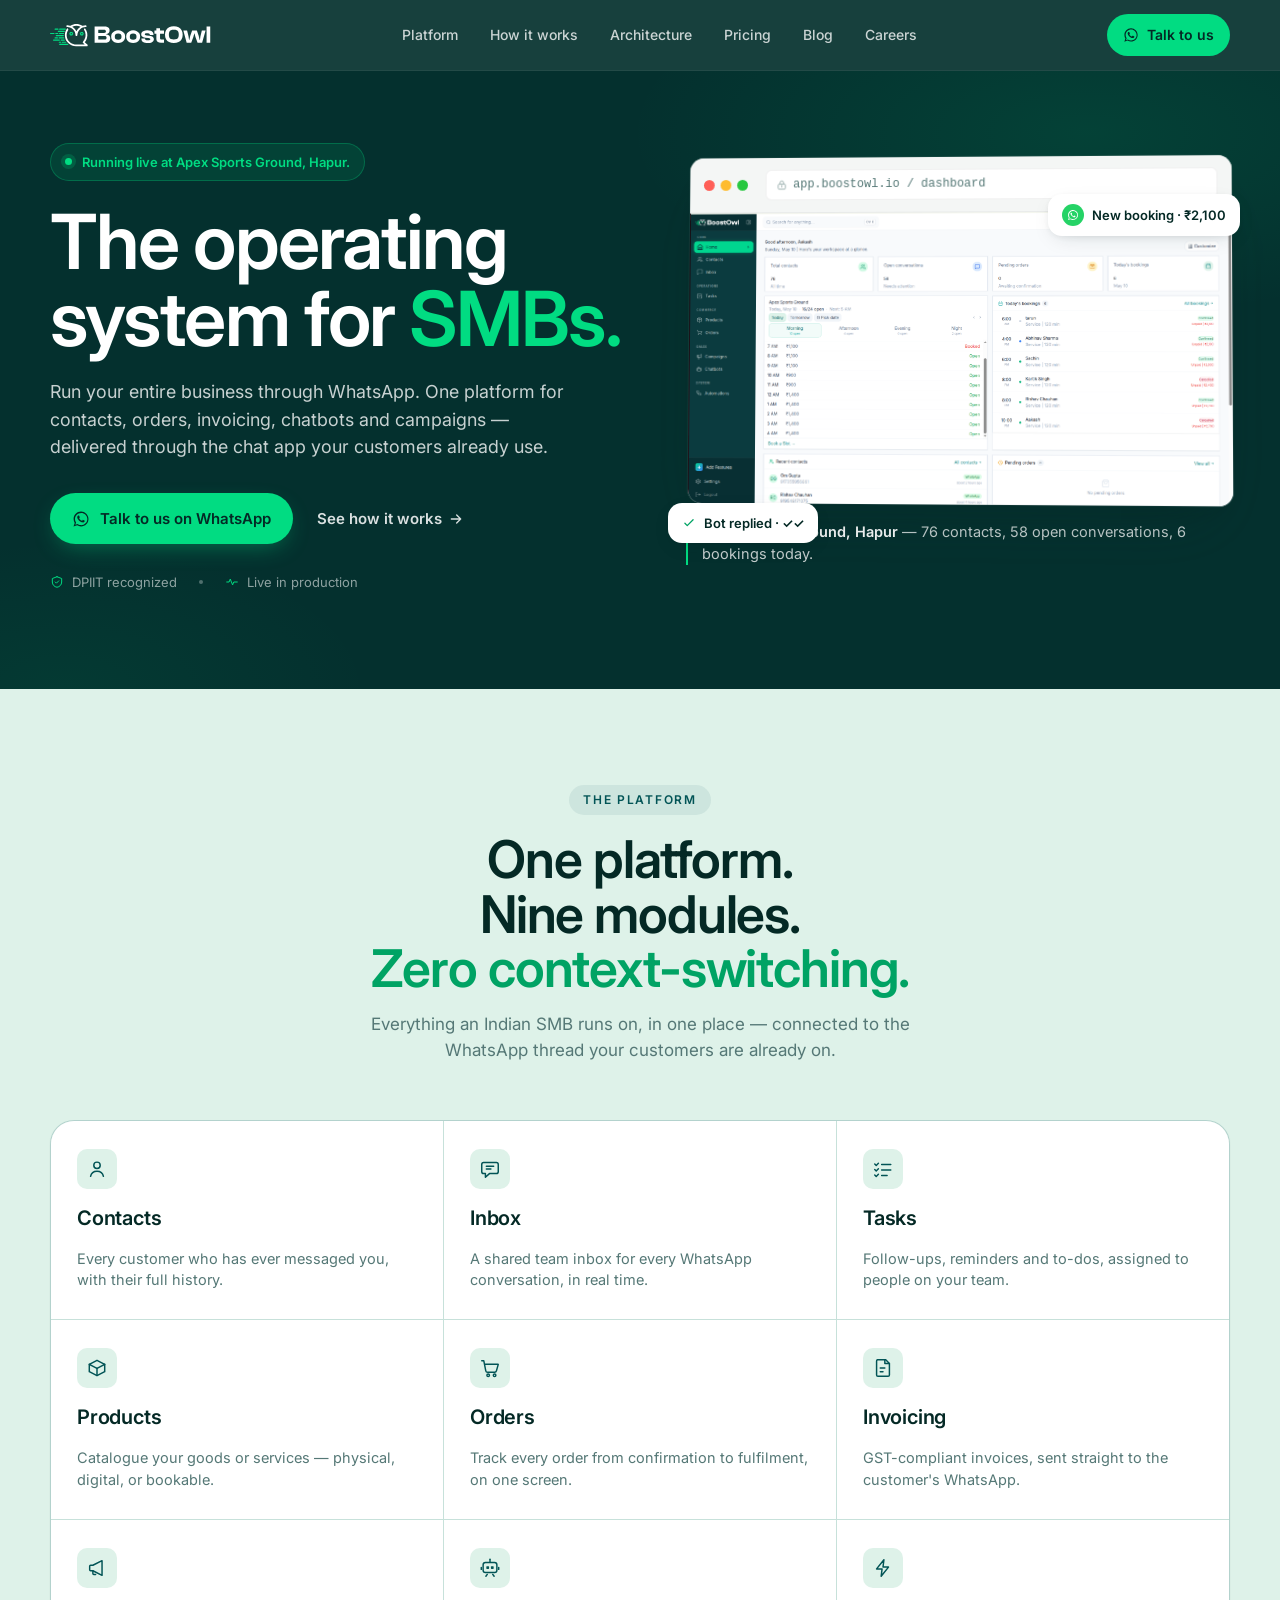
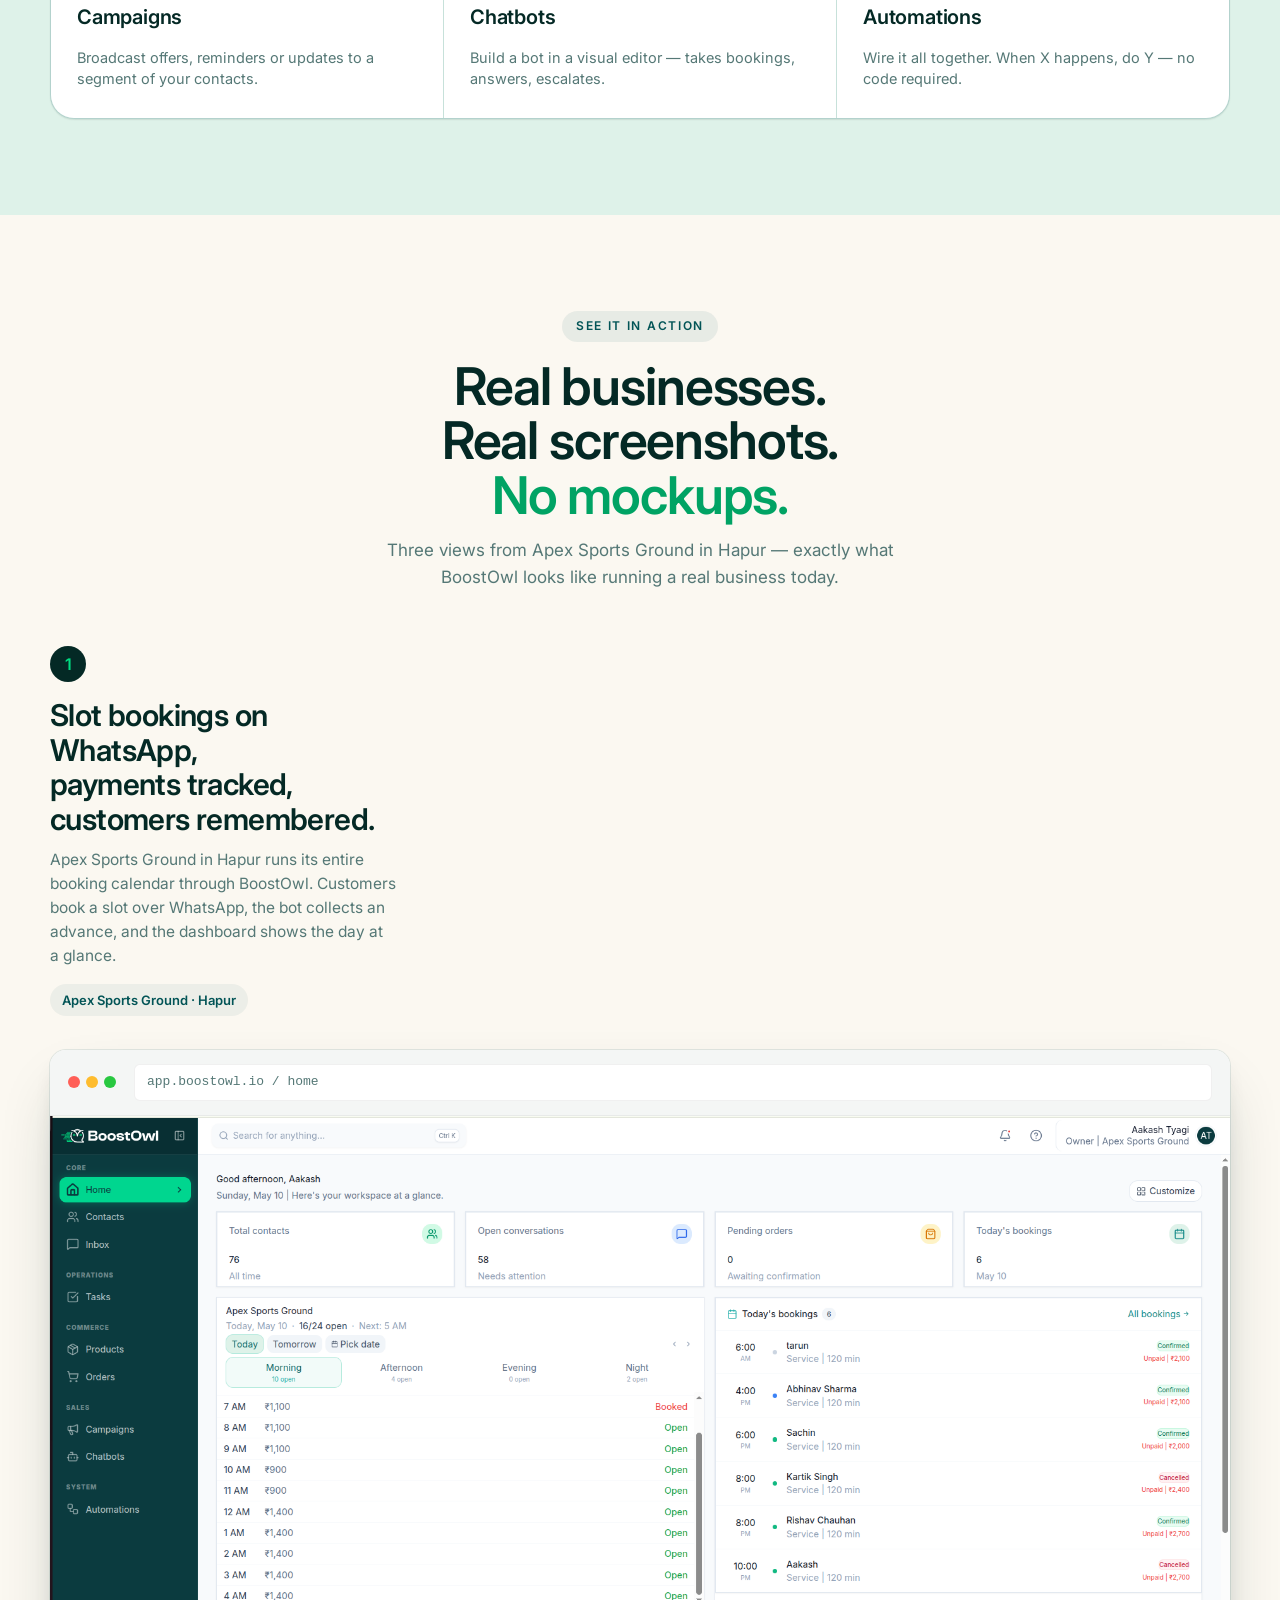
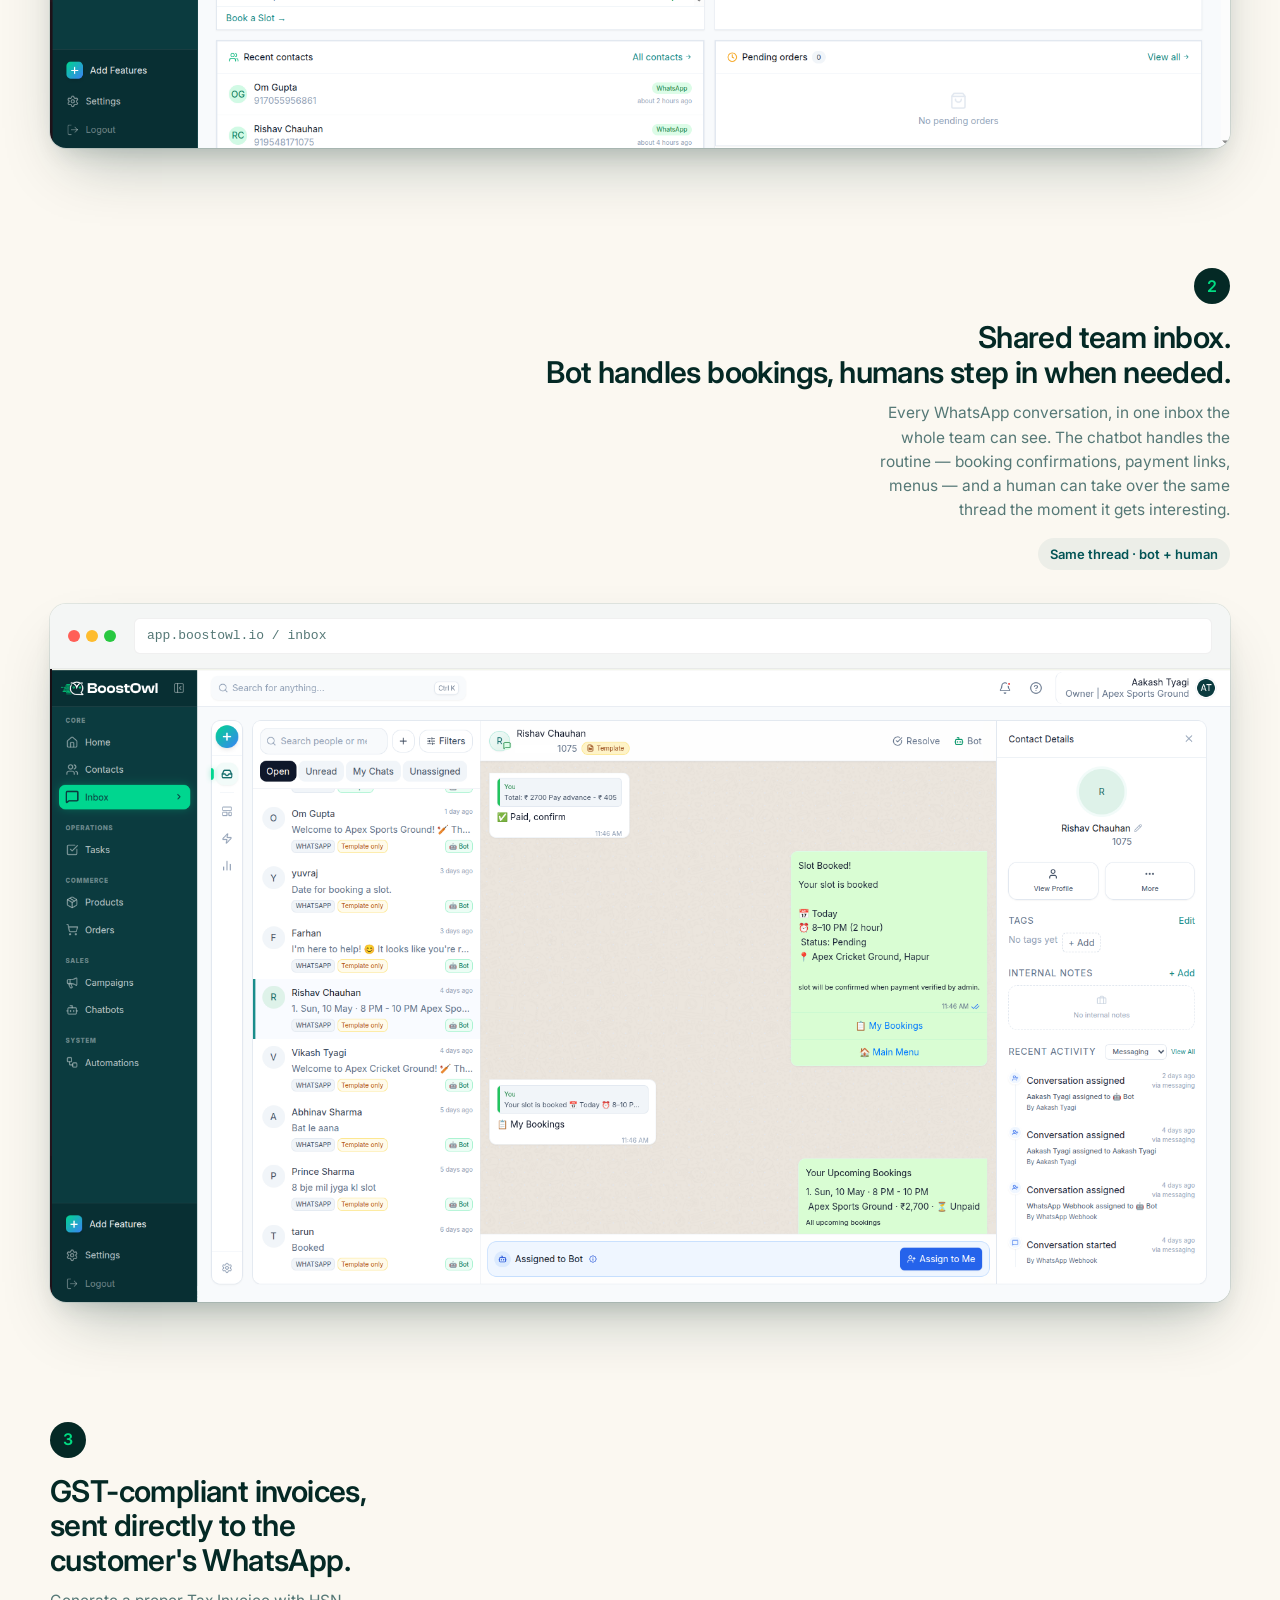
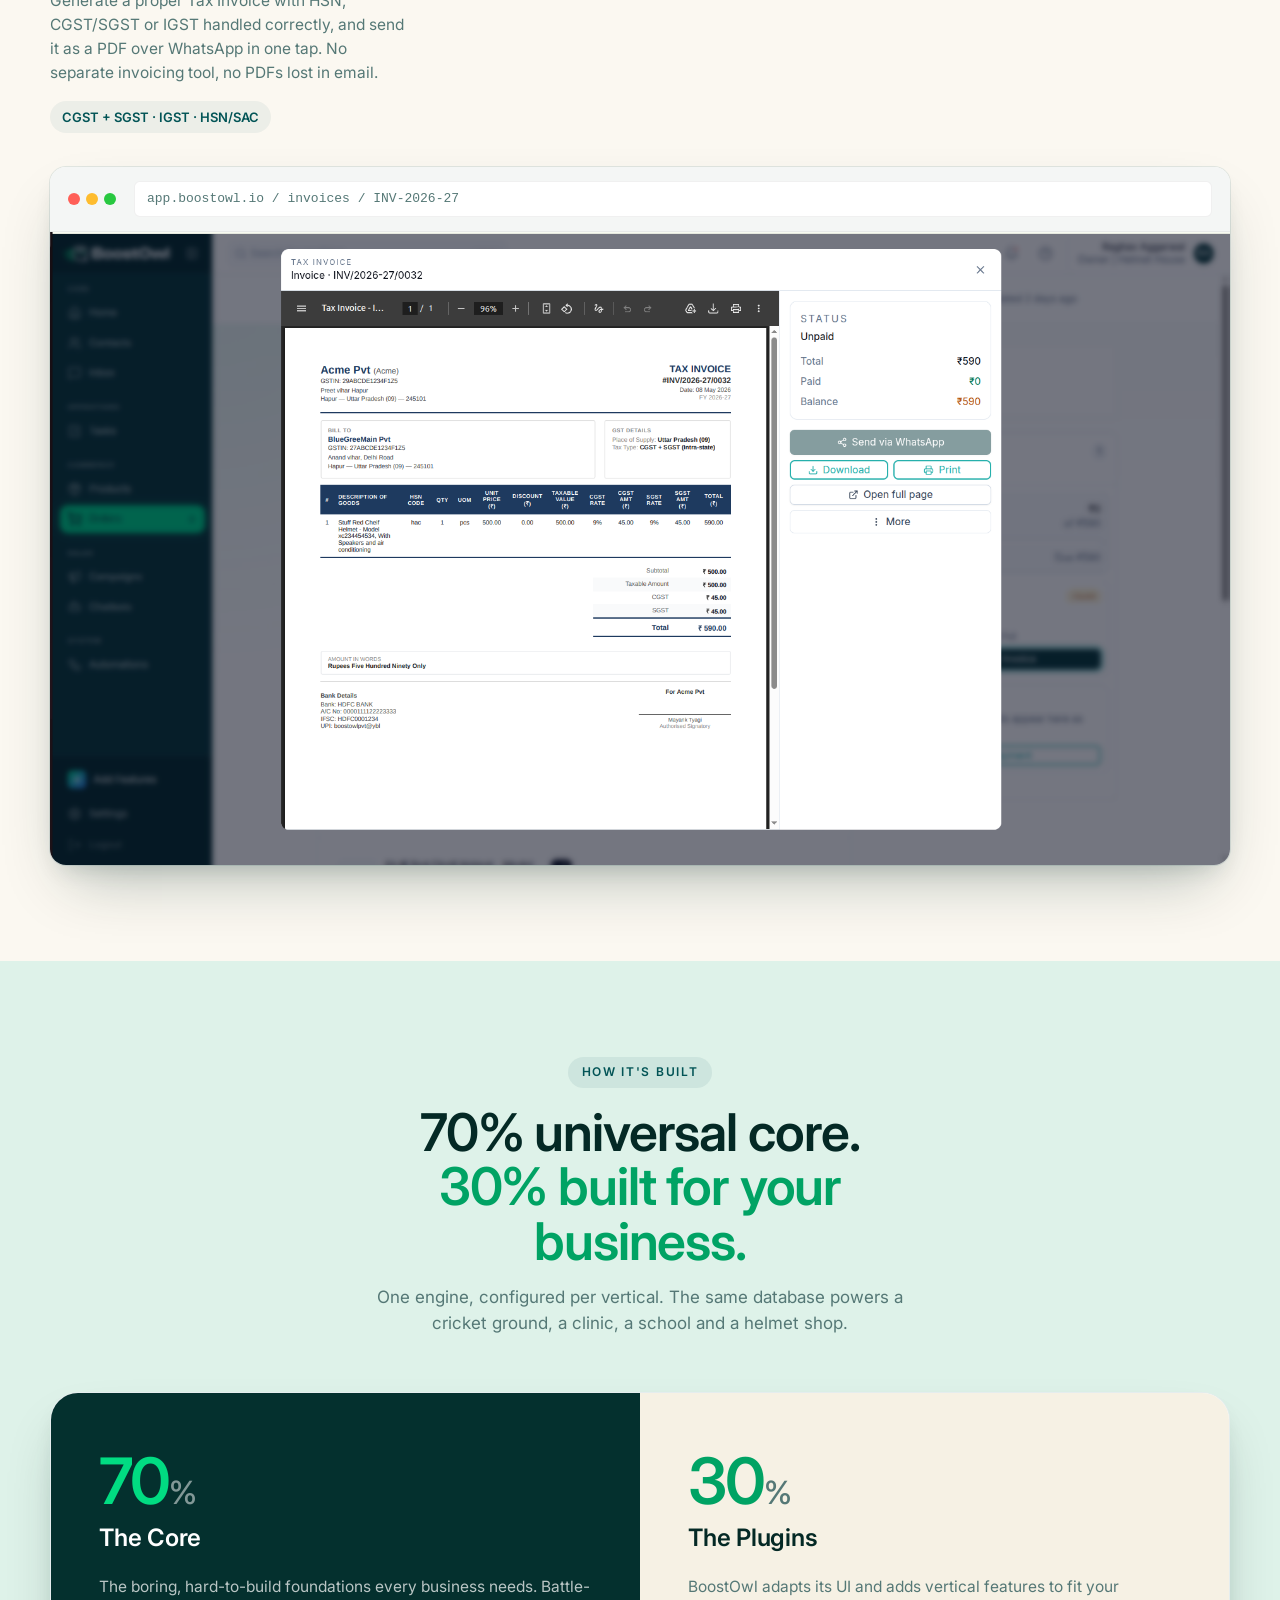
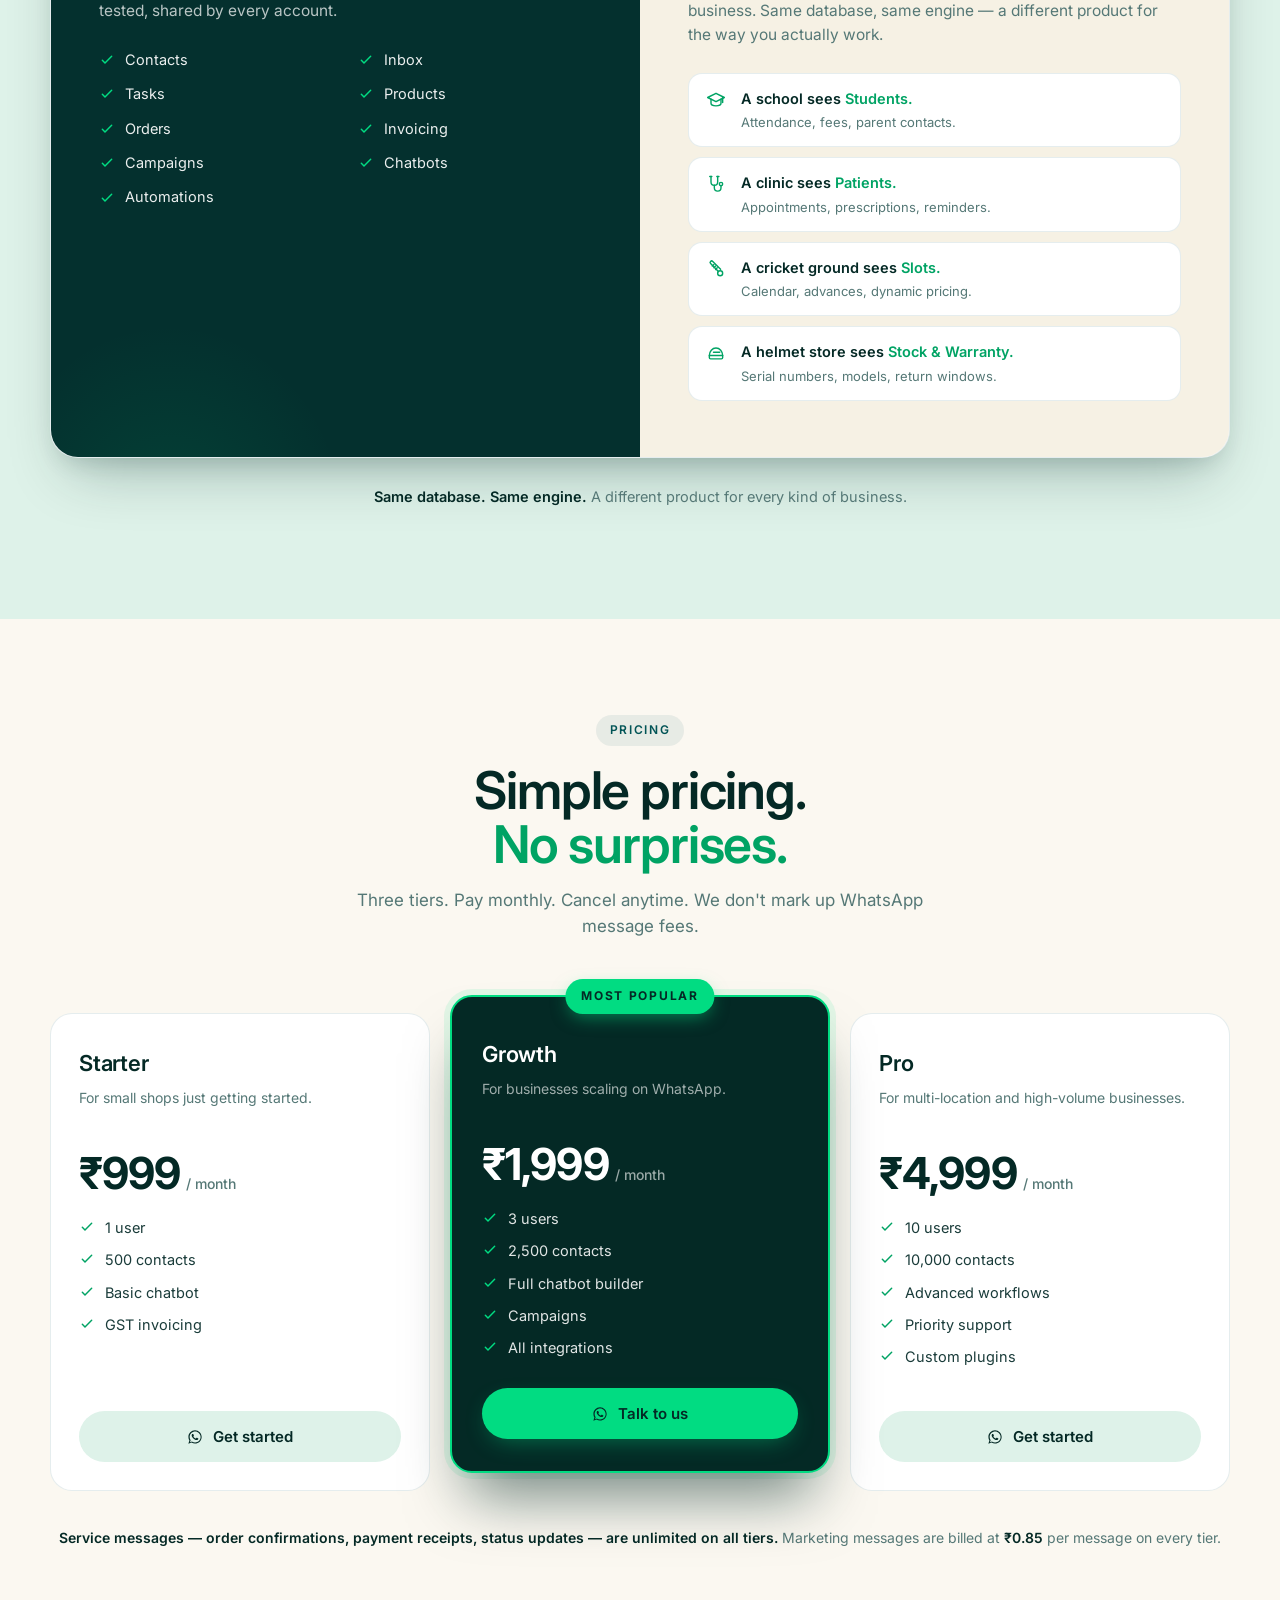
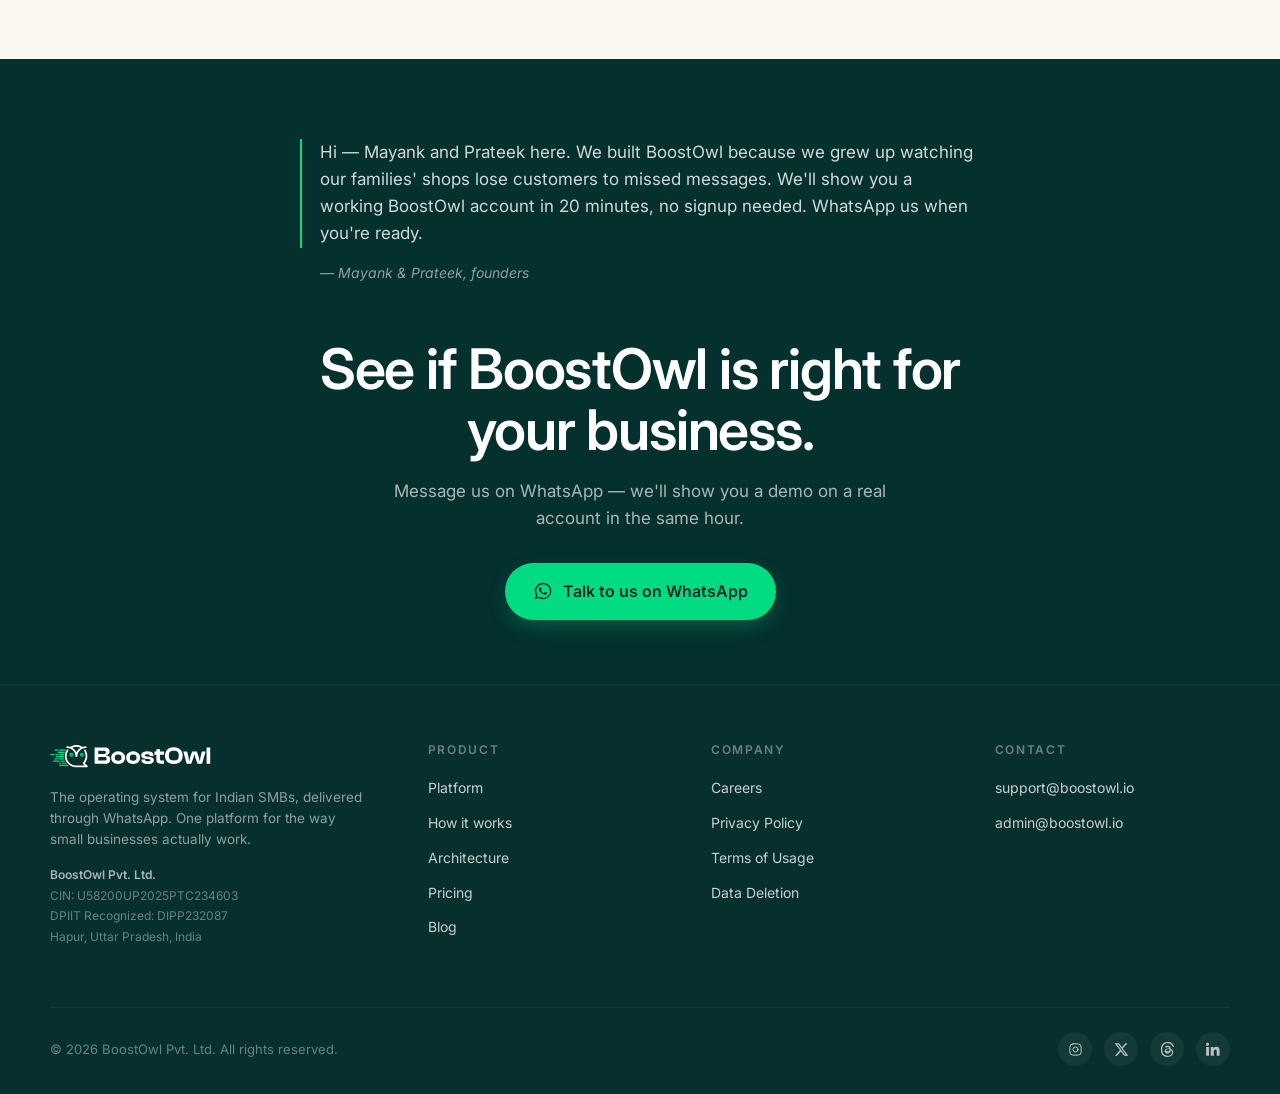
<file: index.html>
<!doctype html>
<html lang="en">
<head>
<meta charset="utf-8" />
<meta name="viewport" content="width=device-width, initial-scale=1" />

<!-- Google Analytics 4 (gtag.js) -->
<script async src="https://www.googletagmanager.com/gtag/js?id=G-1V2XBVV7WB"></script>
<script>
  window.dataLayer = window.dataLayer || [];
  function gtag(){dataLayer.push(arguments);}
  gtag('js', new Date());
  gtag('config', 'G-1V2XBVV7WB');
</script>
<!-- Microsoft Clarity -->
<script type="text/javascript">
  (function(c,l,a,r,i,t,y){
      c[a]=c[a]||function(){(c[a].q=c[a].q||[]).push(arguments)};
      t=l.createElement(r);t.async=1;t.src="https://www.clarity.ms/tag/"+i;
      y=l.getElementsByTagName(r)[0];y.parentNode.insertBefore(t,y);
  })(window, document, "clarity", "script", "xrwvfcen0b");
</script>

<link rel="icon" href="/favicon.ico" sizes="32x32">
<link rel="icon" href="/icon.svg" type="image/svg+xml">
<link rel="apple-touch-icon" href="/apple-touch-icon.png">
<link rel="manifest" href="/manifest.webmanifest">
<meta name="theme-color" content="#04302E">

<title>BoostOwl — The operating system for SMBs, delivered through WhatsApp</title>
<meta name="description" content="Run your entire business through WhatsApp. One platform for contacts, orders, invoicing, chatbots and campaigns — delivered through the chat app your customers already use." />
<meta property="fb:app_id" content="2074250006740949" />
<link rel="canonical" href="https://www.boostowl.io/" />
<meta property="og:site_name" content="BoostOwl" />
<meta property="og:type" content="website" />
<meta property="og:url" content="https://www.boostowl.io/" />
<meta property="og:title" content="BoostOwl — The operating system for SMBs, delivered through WhatsApp" />
<meta property="og:description" content="Run your entire business through WhatsApp. One platform for contacts, orders, invoicing, chatbots and campaigns — delivered through the chat app your customers already use." />
<meta property="og:image" content="https://www.boostowl.io/assets/og-image.png" />
<meta property="og:image:secure_url" content="https://www.boostowl.io/assets/og-image.png" />
<meta property="og:image:type" content="image/png" />
<meta property="og:image:width" content="1200" />
<meta property="og:image:height" content="630" />
<meta property="og:image:alt" content="BoostOwl dashboard — contacts, bookings and invoices managed through WhatsApp" />
<meta property="og:locale" content="en_IN" />
<meta name="twitter:card" content="summary_large_image" />
<meta name="twitter:site" content="@boostowlio" />
<meta name="twitter:title" content="BoostOwl — The operating system for SMBs, delivered through WhatsApp" />
<meta name="twitter:description" content="Run your entire business through WhatsApp. One platform for contacts, orders, invoicing, chatbots and campaigns — delivered through the chat app your customers already use." />
<meta name="twitter:image" content="https://www.boostowl.io/assets/og-image.png" />
<meta name="twitter:image:alt" content="BoostOwl dashboard preview" />
<link rel="preconnect" href="https://fonts.googleapis.com" />
<link rel="preconnect" href="https://fonts.gstatic.com" crossorigin />
<link href="https://fonts.googleapis.com/css2?family=Inter:wght@400;500;600;700;800&display=swap" rel="stylesheet" />

<style>
/* ===========================================================
   Tokens — pulled from the Figma file's primary palette
   green: rgb(1,220,130)   #01DC82
   deep:  rgb(0,86,83)     #005653
   teal:  rgb(2,84,86)     #025456
   forest:rgb(7,100,51)    #076433
   mint:  rgb(222,242,233) #DEF2E9
   =========================================================== */
:root{
  --green:        #01DC82;
  --green-ink:    #00A364;
  --teal:         #025456;
  --deep:         #04302E;   /* hero / dark sections */
  --deep-2:       #062F2D;   /* slightly varied for layering */
  --forest:       #076433;
  --mint:         #DEF2E9;
  --cream:        #F6F1E4;
  --paper:        #FBF8F1;
  --ink:          #042925;
  --ink-2:        #1A3C3A;
  --muted:        #557876;
  --muted-dark:   #8FB3B0;   /* muted text on dark bg */
  --hair:         rgba(2,84,86,.10);
  --hair-strong:  rgba(2,84,86,.18);
  --hair-dark:    rgba(255,255,255,.10);
  --whatsapp:     #25D366;
  --whatsapp-ink: #128C7E;

  --radius-card:  20px;
  --radius-chip:  999px;
  --shadow-sm:    0 1px 2px rgba(4,41,37,.06), 0 1px 1px rgba(4,41,37,.04);
  --shadow-md:    0 6px 22px -8px rgba(4,41,37,.18), 0 2px 6px rgba(4,41,37,.06);
  --shadow-lg:    0 30px 60px -20px rgba(4,41,37,.30), 0 12px 24px -10px rgba(4,41,37,.16);

  --font-display: "Inter", system-ui, sans-serif;
  --font-body:    "Inter", system-ui, -apple-system, "Segoe UI", sans-serif;
}

*,*::before,*::after{ box-sizing:border-box; }
html,body{ margin:0; padding:0; }
html{ scroll-behavior:smooth; }
body{
  font-family: var(--font-body);
  color: var(--ink);
  background: var(--paper);
  -webkit-font-smoothing: antialiased;
  text-rendering: optimizeLegibility;
  font-size: 16px;
  line-height: 1.55;
  text-wrap: pretty;
}

img{ display:block; max-width:100%; }
a{ color:inherit; text-decoration:none; }
button{ font:inherit; cursor:pointer; }

/* ----- Typography ----- */
.h-display{
  font-family: var(--font-display);
  font-weight: 600;
  letter-spacing: -0.02em;
  line-height: 1.02;
}
.h-eyebrow{
  font-family: var(--font-body);
  text-transform: uppercase;
  letter-spacing: 0.16em;
  font-size: 12px;
  font-weight: 600;
}

/* ----- Layout ----- */
.wrap{ width:min(1180px, 100% - 48px); margin-inline:auto; }
.wrap-narrow{ width:min(960px, 100% - 48px); margin-inline:auto; }
@media (max-width: 640px){
  .wrap, .wrap-narrow{ width: calc(100% - 32px); }
}

/* =====================================================================
   NAV
   ===================================================================== */
.nav{
  position: sticky; top:0; z-index:50;
  background: rgba(4,48,46,.92);
  backdrop-filter: saturate(140%) blur(10px);
  -webkit-backdrop-filter: saturate(140%) blur(10px);
  border-bottom: 1px solid rgba(255,255,255,.05);
}
.nav-inner{
  display:flex; align-items:center; justify-content:space-between;
  padding: 14px 0;
}
.brand{
  display:flex; align-items:center; gap:10px;
  color: #fff;
  font-family: var(--font-display);
  font-weight: 700;
  font-size: 22px;
  letter-spacing: -0.01em;
}
.brand-mark{ width:32px; height:32px; flex:none; }
.brand-text{ line-height:1; }
.brand-logo{ height:30px; width:auto; flex:none; display:block; }

.nav-links{
  display:flex; align-items:center; gap:32px;
  color: rgba(255,255,255,.78);
  font-size: 14px; font-weight: 500;
}
.nav-links a:hover{ color:#fff; }
.nav-cta{
  background: var(--green);
  color: var(--ink);
  padding: 10px 16px;
  border-radius: var(--radius-chip);
  font-weight: 600;
  font-size: 14px;
  display:inline-flex; align-items:center; gap:8px;
  transition: transform .15s ease, background .15s ease;
}
.nav-cta:hover{ background:#00f08e; }
@media (max-width: 760px){
  .nav-links{ display:none; }
}

/* =====================================================================
   HERO
   ===================================================================== */
.hero{
  background: var(--deep);
  color: #fff;
  position: relative;
  overflow: hidden;
  padding: 72px 0 96px;
}
.hero::before{
  /* subtle radial glow, not a "tech" gradient */
  content:""; position:absolute; inset:0;
  background:
    radial-gradient(60% 50% at 85% 10%, rgba(1,220,130,.10), transparent 60%),
    radial-gradient(40% 40% at 5% 100%, rgba(1,220,130,.06), transparent 60%);
  pointer-events:none;
}
.hero-grid{
  position: relative;
  display: grid;
  grid-template-columns: minmax(0, 1.05fr) minmax(0, 1fr);
  gap: 64px;
  align-items: center;
}
@media (max-width: 980px){
  .hero{ padding: 56px 0 72px; }
  .hero-grid{ grid-template-columns: 1fr; gap: 48px; }
}

.hero-tag{
  display:inline-flex; align-items:center; gap:10px;
  padding: 8px 14px;
  border-radius: var(--radius-chip);
  background: rgba(1,220,130,.10);
  border: 1px solid rgba(1,220,130,.28);
  color: var(--green);
  font-size: 13px; font-weight: 600;
}
.hero-tag .dot{
  width:7px; height:7px; border-radius:50%;
  background: var(--green);
  box-shadow: 0 0 0 4px rgba(1,220,130,.18);
}
.hero h1{
  font-family: var(--font-display);
  font-weight: 600;
  letter-spacing: -0.025em;
  line-height: 1.02;
  font-size: clamp(40px, 6.2vw, 76px);
  margin: 22px 0 20px;
  color: #fff;
}
.hero h1 .accent{
  color: var(--green);
  font-style: normal;
}
.hero-sub{
  font-size: clamp(16px, 1.4vw, 19px);
  line-height: 1.55;
  color: rgba(255,255,255,.78);
  max-width: 540px;
  margin: 0 0 32px;
}
.hero-ctas{
  display:flex; flex-wrap:wrap; align-items:center; gap: 14px 24px;
  margin-bottom: 28px;
}
.btn{
  display:inline-flex; align-items:center; justify-content:center; gap:10px;
  padding: 14px 22px;
  border-radius: 999px;
  font-weight: 600;
  font-size: 15px;
  border: 0;
  transition: transform .15s ease, background .15s ease, box-shadow .15s ease, color .15s ease;
}
.btn-primary{
  background: var(--green);
  color: var(--ink);
  box-shadow: 0 8px 24px -8px rgba(1,220,130,.45);
}
.btn-primary:hover{ background:#00F08E; transform: translateY(-1px); }
.btn-ghost-light{
  color:#fff;
  background: transparent;
  border:1px solid rgba(255,255,255,.18);
}
.btn-ghost-light:hover{ background: rgba(255,255,255,.06); }
.btn-link{
  color: rgba(255,255,255,.85);
  font-weight: 600; font-size: 15px;
  display:inline-flex; align-items:center; gap:6px;
}
.btn-link:hover{ color: var(--green); }
.btn-link svg{ transition: transform .15s ease; }
.btn-link:hover svg{ transform: translateX(3px); }

.cred-strip{
  display:flex; flex-wrap:wrap; gap: 10px 22px;
  align-items: center;
  font-size: 13px;
  color: rgba(255,255,255,.55);
}
.cred-strip span{ display:inline-flex; align-items:center; gap:8px; }
.cred-dot{
  display:inline-block; width:4px; height:4px; border-radius:50%;
  background: rgba(255,255,255,.30);
}

/* hero visual: dashboard screenshot in browser chrome */
.hero-visual{
  position: relative;
}
.browser{
  background: #fff;
  border-radius: 14px;
  overflow: hidden;
  box-shadow: var(--shadow-lg), 0 0 0 1px rgba(255,255,255,.06);
  position: relative;
  transform: perspective(1400px) rotateY(-3deg) rotateX(2deg);
  transform-origin: center;
}
@media (max-width: 980px){ .browser{ transform: none; } }
.browser-chrome{
  display:flex; align-items:center; gap:8px;
  padding: 12px 14px;
  background: #F4F6F5;
  border-bottom: 1px solid rgba(0,0,0,.05);
}
.browser-dots{ display:flex; gap:6px; }
.browser-dots i{ width:11px; height:11px; border-radius:50%; display:inline-block; }
.browser-dots i:nth-child(1){ background:#FF5F57; }
.browser-dots i:nth-child(2){ background:#FEBC2E; }
.browser-dots i:nth-child(3){ background:#28C840; }
.browser-url{
  flex:1;
  margin-left: 10px;
  background:#fff;
  border: 1px solid rgba(0,0,0,.06);
  border-radius: 6px;
  font-size: 12px;
  color: #557876;
  padding: 5px 10px;
  display:flex; align-items:center; gap:6px;
  font-family: ui-monospace, Menlo, monospace;
}
.browser-url svg{ flex:none; opacity:.6; }
.browser-img{
  display:block; width:100%; height:auto;
}
.hero-caption{
  margin-top: 18px;
  font-size: 14.5px;
  color: rgba(255,255,255,.78);
  text-align: left;
  line-height: 1.5;
  max-width: 560px;
  padding-left: 14px;
  border-left: 2px solid var(--green);
}
.hero-caption b{ color: #fff; font-weight: 600; }

/* tiny floating WhatsApp pill — gives the dashboard image life */
.float-pill{
  position: absolute;
  display:inline-flex; align-items:center; gap:8px;
  background: #fff;
  color: var(--ink);
  padding: 10px 14px;
  border-radius: 14px;
  font-size: 13px;
  font-weight: 600;
  box-shadow: var(--shadow-md);
  z-index: 2;
}
.float-pill-1{
  left: -18px;
  bottom: 36px;
}
.float-pill-2{
  right: -10px;
  top: 38px;
}
.float-pill .wa{
  width: 22px; height: 22px; border-radius: 50%;
  background: var(--whatsapp);
  display:inline-flex; align-items:center; justify-content:center;
  color:#fff;
}
@media (max-width: 980px){
  .float-pill-1{ left: 4px; bottom: -14px; }
  .float-pill-2{ right: 4px; top: -14px; }
}

/* =====================================================================
   SECTION 2 — Modules grid
   ===================================================================== */
.section{ padding: 96px 0; }
@media (max-width: 760px){ .section{ padding: 64px 0; } }
.section-mint{ background: var(--mint); }
.section-paper{ background: var(--paper); }
.section-cream{ background: var(--cream); }
.section-dark{ background: var(--deep); color: #fff; }

.section-head{
  text-align:center;
  margin-bottom: 56px;
}
.section-head .eyebrow{
  display:inline-flex; align-items:center; gap: 8px;
  color: var(--teal);
  background: rgba(2,84,86,.08);
  padding: 6px 14px;
  border-radius: var(--radius-chip);
  font-size: 12px; letter-spacing: .14em;
  font-weight: 600; text-transform: uppercase;
}
.section-head .eyebrow.on-dark{
  color: var(--green);
  background: rgba(1,220,130,.10);
}
.section-head h2{
  font-family: var(--font-display);
  font-weight: 600;
  letter-spacing: -0.022em;
  font-size: clamp(32px, 4.2vw, 52px);
  line-height: 1.05;
  margin: 18px auto 14px;
  max-width: 18ch;
  text-wrap: balance;
}
.section-head h2 .accent{ color: var(--green-ink); }
.section-head p{
  color: var(--muted);
  font-size: 17px;
  max-width: 52ch;
  margin: 0 auto;
}
.section-dark .section-head h2{ color:#fff; }
.section-dark .section-head p{ color: rgba(255,255,255,.66); }

.modules{
  display: grid;
  grid-template-columns: repeat(3, minmax(0,1fr));
  gap: 1px;
  background: var(--hair);
  border: 1px solid var(--hair);
  border-radius: 24px;
  overflow: hidden;
  box-shadow: var(--shadow-sm);
}
.module{
  background: #fff;
  padding: 28px 26px;
  display:flex; flex-direction: column; gap: 14px;
  min-height: 168px;
  position: relative;
  transition: background .2s ease;
}
.module:hover{ background: #FBFEFC; }
.module-icon{
  width: 40px; height:40px; border-radius: 10px;
  background: var(--mint);
  color: var(--teal);
  display:inline-flex; align-items:center; justify-content:center;
}
.module h3{
  font-family: var(--font-display);
  font-weight: 600;
  font-size: 20px;
  margin: 0;
  letter-spacing: -0.01em;
  color: var(--ink);
}
.module p{
  margin: 0;
  font-size: 14.5px;
  color: var(--muted);
  line-height: 1.5;
}
@media (max-width: 880px){
  .modules{ grid-template-columns: repeat(2,1fr); }
}
@media (max-width: 540px){
  .modules{ grid-template-columns: 1fr; }
}

/* =====================================================================
   SECTION 3 — Real screenshots dominate; text is a header band
   ===================================================================== */
.shot-row{
  display: grid;
  grid-template-columns: minmax(0, 360px) minmax(0, 1fr);
  column-gap: 56px;
  row-gap: 28px;
  align-items: end;
  margin: 0 0 120px;
}
.shot-row:last-child{ margin-bottom: 0; }
.shot-row .shot-text{ grid-column: 1; grid-row: 1; padding-bottom: 6px; }
.shot-row .shot-visual{ grid-column: 1 / -1; grid-row: 2; }
.shot-row.flip .shot-text{ grid-column: 2; justify-self: end; text-align: right; }
.shot-row.flip .shot-meta{ align-self: flex-end; }

@media (max-width: 900px){
  .shot-row, .shot-row.flip{
    grid-template-columns: 1fr;
    column-gap: 0;
    margin-bottom: 72px;
  }
  .shot-row .shot-text,
  .shot-row.flip .shot-text{
    grid-column: 1; grid-row: 1;
    justify-self: start;
    text-align: left;
    padding-bottom: 0;
  }
  .shot-row .shot-visual,
  .shot-row.flip .shot-visual{ grid-column: 1; grid-row: 2; }
}

.shot-num{
  display:inline-flex; align-items:center; justify-content:center;
  width: 36px; height:36px; border-radius:50%;
  background: var(--ink); color: var(--green);
  font-family: var(--font-display);
  font-weight: 600;
  font-size: 16px;
  margin-bottom: 16px;
}
.shot-text h3{
  font-family: var(--font-display);
  font-weight: 600;
  font-size: clamp(24px, 2.4vw, 30px);
  line-height: 1.15;
  letter-spacing: -0.02em;
  margin: 0 0 12px;
}
.shot-text p{
  margin: 0 0 16px;
  font-size: 15.5px;
  color: var(--muted);
  line-height: 1.55;
  max-width: 38ch;
}
.shot-row.flip .shot-text p{ margin-left: auto; }
.shot-meta{
  display:inline-flex; align-items:center; gap: 8px;
  font-size: 13px;
  color: var(--teal);
  background: rgba(2,84,86,.06);
  padding: 6px 12px;
  border-radius: var(--radius-chip);
  font-weight: 600;
}

.shot-visual{ position: relative; }
.shot-frame{
  background: #fff;
  border-radius: 16px;
  overflow: hidden;
  box-shadow: var(--shadow-lg), 0 0 0 1px var(--hair);
}
.shot-frame .browser-chrome{ background:#F4F6F5; padding: 14px 18px; }
.shot-frame .browser-dots i{ width: 12px; height: 12px; }
.shot-frame .browser-url{ font-size: 13px; padding: 7px 12px; }
.shot-frame img{ width: 100%; height: auto; display:block; }

/* =====================================================================
   SECTION 4 — 70/30 architecture
   ===================================================================== */
.split{
  display:grid;
  grid-template-columns: 1fr 1fr;
  border-radius: 28px;
  overflow: hidden;
  box-shadow: var(--shadow-lg);
  border: 1px solid var(--hair);
  background: #fff;
}
@media (max-width: 900px){ .split{ grid-template-columns: 1fr; } }
.split > div{
  padding: 56px 48px;
}
@media (max-width: 600px){ .split > div{ padding: 40px 28px; } }
.split-core{
  background: var(--deep);
  color: #fff;
  position: relative;
}
.split-core::after{
  content:""; position:absolute; inset:0;
  background:
    radial-gradient(50% 50% at 20% 110%, rgba(1,220,130,.10), transparent 60%);
  pointer-events:none;
}
.split-plug{
  background: var(--cream);
  color: var(--ink);
}
.split-tag{
  font-family: var(--font-display);
  font-weight: 600;
  font-size: 64px;
  line-height: 1;
  letter-spacing: -0.03em;
  margin: 0 0 6px;
}
.split-core .split-tag{ color: var(--green); }
.split-plug .split-tag{ color: var(--green-ink); }
.split h3{
  font-family: var(--font-display);
  font-weight: 600;
  font-size: 24px;
  margin: 0 0 18px;
  letter-spacing: -0.01em;
}
.split-core h3{ color:#fff; }
.split p.lede{
  font-size: 15.5px;
  line-height: 1.55;
  margin: 0 0 26px;
}
.split-core p.lede{ color: rgba(255,255,255,.72); }
.split-plug p.lede{ color: var(--muted); }

.core-list{
  list-style:none; padding:0; margin:0;
  display:grid;
  grid-template-columns: 1fr 1fr;
  gap: 12px 24px;
}
.core-list li{
  display:flex; align-items:center; gap: 10px;
  font-size: 14.5px;
  color: rgba(255,255,255,.92);
}
.core-list li svg{ flex:none; color: var(--green); }

.plug-examples{
  display: flex; flex-direction: column; gap: 10px;
  margin: 0; padding: 0; list-style: none;
}
.plug-examples li{
  display:grid;
  grid-template-columns: 22px 1fr;
  align-items: start;
  gap: 14px;
  padding: 14px 16px;
  background: #fff;
  border: 1px solid var(--hair);
  border-radius: 14px;
}
.plug-examples li .icon{
  width: 22px; height: 22px;
  color: var(--green-ink);
  display: inline-flex;
  align-items: center;
  justify-content: center;
  margin-top: 1px;
}
.plug-examples li .icon svg{ width: 20px; height: 20px; }
.plug-examples li .biz{ font-weight: 600; font-size: 14.5px; color: var(--ink); }
.plug-examples li .biz span{ color: var(--green-ink); }
.plug-examples li .note{ font-size: 13px; color: var(--muted); margin-top: 2px; }

.split-foot{
  text-align: center;
  margin-top: 28px;
  font-size: 14.5px;
  color: var(--muted);
}
.split-foot b{ color: var(--ink); font-weight: 600; }

/* =====================================================================
   SECTION 5 — Pricing
   ===================================================================== */
.pricing{
  display:grid;
  grid-template-columns: repeat(3, minmax(0,1fr));
  gap: 20px;
  align-items: stretch;
  padding-top: 18px;
}
@media (max-width: 900px){ .pricing{ grid-template-columns: 1fr; padding-top:0; } }

.tier{
  background:#fff;
  border: 1px solid var(--hair);
  border-radius: 22px;
  padding: 32px 28px 28px;
  display:flex; flex-direction: column;
  position: relative;
}
.tier-pop{
  border: 2px solid var(--green);
  background: var(--ink);
  color: #fff;
  padding: 40px 30px 32px;
  transform: translateY(-18px);
  box-shadow:
    0 40px 60px -18px rgba(4,41,37,.55),
    0 0 0 6px rgba(1,220,130,.10);
  z-index: 1;
}
@media (max-width: 900px){
  .tier-pop{ transform: none; }
}
.tier-pop .tier-pop-tag{
  position: absolute;
  top: -18px; left: 50%;
  transform: translateX(-50%);
  background: var(--green);
  color: var(--ink);
  font-size: 12px;
  font-weight: 700;
  letter-spacing: .14em;
  text-transform: uppercase;
  padding: 8px 16px;
  border-radius: 999px;
  box-shadow: 0 6px 18px -4px rgba(1,220,130,.55);
  white-space: nowrap;
}
.tier h3{
  font-family: var(--font-display);
  font-weight: 600;
  font-size: 22px;
  margin: 0 0 6px;
  letter-spacing: -0.01em;
}
.tier .blurb{
  font-size: 14px;
  color: var(--muted);
  margin: 0 0 22px;
  min-height: 42px;
}
.tier-pop .blurb{ color: rgba(255,255,255,.62); }
.price{
  display:flex; align-items: baseline; gap: 6px;
  margin-bottom: 22px;
  font-family: var(--font-display);
}
.price .amt{
  font-size: 44px; font-weight: 700; letter-spacing: -0.02em;
  line-height: 1;
}
.price .per{
  font-size: 14px; color: var(--muted);
  font-family: var(--font-body);
  font-weight: 500;
}
.tier-pop .per{ color: rgba(255,255,255,.6); }

.tier ul{
  list-style:none; padding:0; margin: 0 0 28px;
  display:flex; flex-direction: column; gap: 10px;
}
.tier ul li{
  display:flex; align-items: flex-start; gap: 10px;
  font-size: 14.5px;
  color: var(--ink-2);
}
.tier-pop ul li{ color: rgba(255,255,255,.88); }
.tier ul li svg{ flex:none; color: var(--green-ink); margin-top: 2px; }
.tier-pop ul li svg{ color: var(--green); }

.tier-overage{
  margin: 0 0 18px;
  padding: 10px 12px;
  background: rgba(2,84,86,.06);
  border-radius: 10px;
  font-size: 13px;
  color: var(--muted);
  text-align: center;
}
.tier-overage b{ color: var(--ink); font-weight: 600; }
.tier-pop .tier-overage{
  background: rgba(255,255,255,.06);
  color: rgba(255,255,255,.7);
}
.tier-pop .tier-overage b{ color: #fff; }

.tier .btn{
  width: 100%;
  margin-top: auto;
}
.tier-pop .btn-primary{
  background: var(--green);
  color: var(--ink);
}
.tier .btn-secondary{
  background: var(--mint);
  color: var(--ink);
}
.tier .btn-secondary:hover{ background: #CDEAD9; }

.pricing-note{
  text-align:center;
  font-size: 14px;
  color: var(--muted);
  margin-top: 36px;
}
.pricing-note b{ color: var(--ink); font-weight: 600; }

/* =====================================================================
   SECTION 6 — Final CTA + Footer
   ===================================================================== */
/* =====================================================================
   SECTION 6 — Founder note + Final CTA + Footer
   ===================================================================== */
.founder-note{
  padding: 80px 0 0;
  text-align: left;
  max-width: 680px;
}
.founder-note .founder-body{
  font-size: 17px;
  line-height: 1.6;
  color: rgba(255,255,255,.82);
  margin: 0 0 14px;
  padding-left: 18px;
  border-left: 2px solid var(--green);
}
.founder-note .founder-sig{
  font-size: 14px;
  color: rgba(255,255,255,.55);
  margin: 0 0 0 20px;
  font-style: italic;
}
@media (max-width: 760px){
  .founder-note{ padding-top: 56px; }
  .founder-note .founder-body{ font-size: 16px; }
}

.final-cta{
  text-align:center;
  padding: 56px 0 64px;
}
.final-cta h2{
  font-family: var(--font-display);
  font-weight: 600;
  letter-spacing: -0.022em;
  color: #fff;
  font-size: clamp(34px, 4.6vw, 56px);
  line-height: 1.08;
  margin: 0 auto 18px;
  max-width: 22ch;
}
.final-cta p{
  color: rgba(255,255,255,.66);
  font-size: 17px;
  max-width: 50ch;
  margin: 0 auto 32px;
}

footer{
  background: var(--deep-2);
  color: rgba(255,255,255,.7);
  padding: 56px 0 28px;
  border-top: 1px solid rgba(255,255,255,.06);
}
.foot-grid{
  display:grid;
  grid-template-columns: 1.4fr 1fr 1fr 1fr;
  gap: 48px;
  margin-bottom: 48px;
}
@media (max-width: 880px){
  .foot-grid{ grid-template-columns: 1fr 1fr; gap: 36px; }
}
@media (max-width: 540px){
  .foot-grid{ grid-template-columns: 1fr; }
}
.foot-brand .brand{ color:#fff; margin-bottom: 16px; }
.foot-blurb{
  font-size: 13.5px;
  color: rgba(255,255,255,.55);
  line-height: 1.55;
  margin-bottom: 16px;
  max-width: 320px;
}
.foot-meta{
  font-size: 12px;
  color: rgba(255,255,255,.40);
  line-height: 1.7;
}
.foot-meta b{ color: rgba(255,255,255,.65); font-weight: 600; }

.foot-col h4{
  font-family: var(--font-body);
  font-weight: 600;
  font-size: 12px;
  letter-spacing: .14em;
  text-transform: uppercase;
  color: rgba(255,255,255,.4);
  margin: 0 0 16px;
}
.foot-col ul{ list-style:none; padding:0; margin:0; display:flex; flex-direction: column; gap: 10px; }
.foot-col a{ font-size: 14px; color: rgba(255,255,255,.78); }
.foot-col a:hover{ color: var(--green); }

.foot-bottom{
  display:flex; flex-wrap: wrap; gap: 16px;
  align-items: center; justify-content: space-between;
  padding-top: 24px;
  border-top: 1px solid rgba(255,255,255,.06);
  font-size: 13px;
  color: rgba(255,255,255,.4);
}
.foot-social{ display:flex; gap: 12px; }
.foot-social a{
  width: 34px; height: 34px; border-radius: 50%;
  display:inline-flex; align-items:center; justify-content:center;
  background: rgba(255,255,255,.05);
  color: rgba(255,255,255,.7);
  transition: background .15s, color .15s;
}
.foot-social a:hover{ background: var(--green); color: var(--ink); }

/* =====================================================================
   Mobile polish
   ===================================================================== */
@media (max-width: 760px){
  .hero h1{ font-size: 42px; }
  .hero-sub{ font-size: 16px; }
  .section-head h2{ font-size: 32px; }
  .split-tag{ font-size: 48px; }
}
@media (max-width: 380px){
  .wrap, .wrap-narrow{ width: calc(100% - 24px); }
  .module{ padding: 22px 20px; min-height: 0; }
  .split > div{ padding: 32px 22px; }
  .tier{ padding: 28px 22px 24px; }
}
</style>
</head>
<template id="__bundler_thumbnail" data-bg-color="#04302E">
  <svg viewBox="0 0 1200 800" xmlns="http://www.w3.org/2000/svg">
    <rect width="1200" height="800" fill="#04302E"/>
    <g transform="translate(485,290)" fill="#01DC82">
      <g transform="matrix(-1,0,0,1,230,44) scale(2)">
        <path d="M 14.619 69.446 C 9.483 63.149 5.846 56.369 3.859 48.775 C -0.64 31.401 2.397 15.397 13.007 0.875 C 13.382 0.356 14.506 0.023 15.144 0.171 C 18.893 1.134 20.167 5.209 18.255 8.84 C 16.306 12.544 14.131 16.249 12.969 20.213 C 7.945 37.143 11.432 52.405 23.166 65.742 C 25.753 68.668 25.791 70.706 23.017 73.41 C 20.542 75.855 18.03 78.263 15.256 80.968 C 16.081 81.042 16.493 81.153 16.943 81.153 C 30.44 81.153 43.936 81.19 57.432 81.153 C 79.514 81.079 97.509 68.372 103.92 48.071 C 108.231 34.364 106.357 21.25 98.784 8.988 C 96.647 5.506 97.809 1.579 101.333 0.245 C 102.495 -0.199 103.245 -0.088 104.033 0.986 C 112.318 12.433 116.029 25.14 114.755 39.18 C 113.443 53.406 107.407 65.483 96.797 75.151 C 86.187 84.857 73.516 89.859 59.044 89.933 C 41.124 90.081 23.204 89.933 5.246 89.97 C 3.034 89.97 1.272 89.34 0.373 87.228 C -0.527 85.117 0.298 83.413 1.835 81.894 C 6.108 77.819 10.307 73.67 14.619 69.446 Z"/>
      </g>
      <g transform="translate(14,0) scale(2)">
        <path d="M 6.789 6.637 C 10.69 7.384 14.592 8.206 18.531 8.878 C 19.356 9.028 20.406 8.953 21.081 8.58 C 41.001 -2.854 60.92 -2.854 80.877 8.542 C 81.589 8.953 82.602 8.991 83.428 8.916 C 88.117 8.318 92.806 7.533 97.495 7.048 C 99.596 6.823 101.058 8.169 101.734 10.074 C 102.371 11.942 101.846 13.624 100.346 14.744 C 99.483 15.38 98.17 15.716 97.082 15.791 C 87.554 16.127 78.889 18.929 71.423 24.945 C 61.445 32.978 56.118 43.402 55.481 56.218 C 55.331 59.094 53.567 61 51.017 61 C 48.503 61 46.628 59.207 46.553 56.442 C 46.027 35.219 28.772 16.351 5.176 15.791 C 4.388 15.753 3.526 15.716 2.775 15.417 C 0.937 14.744 -0.226 12.689 0.037 10.784 C 0.299 8.804 2.063 7.16 4.088 7.01 C 4.951 6.936 5.851 7.01 6.714 7.01 C 6.752 6.898 6.789 6.749 6.789 6.637 Z"/>
      </g>
    </g>
    <text x="600" y="560" text-anchor="middle" fill="#FFFFFF" font-family="Georgia, serif" font-weight="700" font-size="72" letter-spacing="-1">BoostOwl</text>
  </svg>
</template>

<body>

<!-- =====================================================================
     SVG sprite — owl logo + icon set
     ===================================================================== -->
<svg width="0" height="0" style="position:absolute" aria-hidden="true">
  <defs>
    <!-- BoostOwl mark, composed from the Figma vectors. -->
    <symbol id="i-owl" viewBox="0 0 115 112">
      <!-- head/speech bubble — flipped horizontally then translated down 22 -->
      <g transform="matrix(-1,0,0,1,115,22)">
        <path d="M 14.619 69.446 C 9.483 63.149 5.846 56.369 3.859 48.775 C -0.64 31.401 2.397 15.397 13.007 0.875 C 13.382 0.356 14.506 0.023 15.144 0.171 C 18.893 1.134 20.167 5.209 18.255 8.84 C 16.306 12.544 14.131 16.249 12.969 20.213 C 7.945 37.143 11.432 52.405 23.166 65.742 C 25.753 68.668 25.791 70.706 23.017 73.41 C 20.542 75.855 18.03 78.263 15.256 80.968 C 16.081 81.042 16.493 81.153 16.943 81.153 C 30.44 81.153 43.936 81.19 57.432 81.153 C 79.514 81.079 97.509 68.372 103.92 48.071 C 108.231 34.364 106.357 21.25 98.784 8.988 C 96.647 5.506 97.809 1.579 101.333 0.245 C 102.495 -0.199 103.245 -0.088 104.033 0.986 C 112.318 12.433 116.029 25.14 114.755 39.18 C 113.443 53.406 107.407 65.483 96.797 75.151 C 86.187 84.857 73.516 89.859 59.044 89.933 C 41.124 90.081 23.204 89.933 5.246 89.97 C 3.034 89.97 1.272 89.34 0.373 87.228 C -0.527 85.117 0.298 83.413 1.835 81.894 C 6.108 77.819 10.307 73.67 14.619 69.446 Z" fill="currentColor"/>
      </g>
      <!-- brow / ears at (7,0) -->
      <g transform="translate(7,0)">
        <path d="M 6.789 6.637 C 10.69 7.384 14.592 8.206 18.531 8.878 C 19.356 9.028 20.406 8.953 21.081 8.58 C 41.001 -2.854 60.92 -2.854 80.877 8.542 C 81.589 8.953 82.602 8.991 83.428 8.916 C 88.117 8.318 92.806 7.533 97.495 7.048 C 99.596 6.823 101.058 8.169 101.734 10.074 C 102.371 11.942 101.846 13.624 100.346 14.744 C 99.483 15.38 98.17 15.716 97.082 15.791 C 87.554 16.127 78.889 18.929 71.423 24.945 C 61.445 32.978 56.118 43.402 55.481 56.218 C 55.331 59.094 53.567 61 51.017 61 C 48.503 61 46.628 59.207 46.553 56.442 C 46.027 35.219 28.772 16.351 5.176 15.791 C 4.388 15.753 3.526 15.716 2.775 15.417 C 0.937 14.744 -0.226 12.689 0.037 10.784 C 0.299 8.804 2.063 7.16 4.088 7.01 C 4.951 6.936 5.851 7.01 6.714 7.01 C 6.752 6.898 6.789 6.749 6.789 6.637 Z M 51.017 36.826 C 55.668 26.925 62.608 19.415 71.986 13.698 C 57.844 7.421 44.152 7.384 30.122 13.736 C 39.463 19.415 46.328 26.962 51.017 36.826 Z" fill="currentColor"/>
      </g>
      <!-- right eye at (75, 40.107) -->
      <g transform="translate(75,40.107)" fill="currentColor">
        <path d="M 15.728 0.999 C 15.551 0.697 15.299 0.447 14.996 0.272 C 14.693 0.097 14.35 0.003 14.001 0 L 5.999 0 C 5.65 0.003 5.307 0.097 5.004 0.272 C 4.701 0.447 4.449 0.697 4.272 0.999 L 0.271 7.927 C 0.094 8.235 0 8.584 0 8.939 C 0 9.295 0.094 9.644 0.271 9.951 L 4.272 16.853 C 4.449 17.155 4.701 17.405 5.004 17.58 C 5.307 17.755 5.65 17.849 5.999 17.852 L 14.001 17.852 C 14.35 17.849 14.693 17.755 14.996 17.58 C 15.299 17.405 15.551 17.155 15.728 16.853 L 19.729 9.924 C 19.906 9.617 20 9.268 20 8.912 C 20 8.557 19.906 8.208 19.729 7.9 L 15.728 0.999 Z M 13.373 8.926 C 13.373 9.593 13.176 10.245 12.805 10.8 C 12.434 11.355 11.907 11.787 11.291 12.043 C 10.675 12.298 9.996 12.365 9.342 12.235 C 8.688 12.104 8.086 11.783 7.615 11.311 C 7.143 10.84 6.822 10.238 6.691 9.584 C 6.561 8.93 6.628 8.251 6.883 7.635 C 7.139 7.019 7.571 6.492 8.126 6.121 C 8.681 5.75 9.333 5.553 10 5.553 C 10.895 5.553 11.753 5.908 12.385 6.541 C 13.018 7.173 13.373 8.031 13.373 8.926 Z"/>
      </g>
      <!-- left eye at (22, 40) -->
      <g transform="translate(22,40)" fill="currentColor">
        <path d="M 15.728 0.999 C 15.551 0.697 15.299 0.447 14.996 0.272 C 14.693 0.097 14.35 0.003 14.001 0 L 5.999 0 C 5.65 0.003 5.307 0.097 5.004 0.272 C 4.701 0.447 4.449 0.697 4.272 0.999 L 0.271 7.927 C 0.094 8.235 0 8.584 0 8.939 C 0 9.295 0.094 9.644 0.271 9.951 L 4.272 16.853 C 4.449 17.155 4.701 17.405 5.004 17.58 C 5.307 17.755 5.65 17.849 5.999 17.852 L 14.001 17.852 C 14.35 17.849 14.693 17.755 14.996 17.58 C 15.299 17.405 15.551 17.155 15.728 16.853 L 19.729 9.924 C 19.906 9.617 20 9.268 20 8.912 C 20 8.557 19.906 8.208 19.729 7.9 L 15.728 0.999 Z M 13.373 8.926 C 13.373 9.593 13.176 10.245 12.805 10.8 C 12.434 11.355 11.907 11.787 11.291 12.043 C 10.675 12.298 9.996 12.365 9.342 12.235 C 8.688 12.104 8.086 11.783 7.615 11.311 C 7.143 10.84 6.822 10.238 6.691 9.584 C 6.561 8.93 6.628 8.251 6.883 7.635 C 7.139 7.019 7.571 6.492 8.126 6.121 C 8.681 5.75 9.333 5.553 10 5.553 C 10.895 5.553 11.753 5.908 12.385 6.541 C 13.018 7.173 13.373 8.031 13.373 8.926 Z"/>
      </g>
    </symbol>

    <!-- Module icons — each visually distinct -->
    <symbol id="i-contacts" viewBox="0 0 24 24" fill="none" stroke="currentColor" stroke-width="1.6" stroke-linecap="round" stroke-linejoin="round">
      <circle cx="12" cy="8" r="3.5"/>
      <path d="M5 20c.7-3.6 3.4-5.6 7-5.6s6.3 2 7 5.6"/>
    </symbol>
    <symbol id="i-inbox" viewBox="0 0 24 24" fill="none" stroke="currentColor" stroke-width="1.6" stroke-linecap="round" stroke-linejoin="round">
      <path d="M5 5h14a2 2 0 0 1 2 2v8a2 2 0 0 1-2 2h-7.6L7 21v-4H5a2 2 0 0 1-2-2V7a2 2 0 0 1 2-2z"/>
      <path d="M8 9h8M8 12h5"/>
    </symbol>
    <symbol id="i-tasks" viewBox="0 0 24 24" fill="none" stroke="currentColor" stroke-width="1.6" stroke-linecap="round" stroke-linejoin="round">
      <path d="M3 6.5l1.6 1.6L7 5.7"/>
      <path d="M3 12.5l1.6 1.6L7 11.7"/>
      <path d="M3 18.5l1.6 1.6L7 17.7"/>
      <path d="M10.5 7h10M10.5 13h10M10.5 19h6"/>
    </symbol>
    <symbol id="i-products" viewBox="0 0 24 24" fill="none" stroke="currentColor" stroke-width="1.6" stroke-linecap="round" stroke-linejoin="round">
      <path d="M3.6 8L12 3.6 20.4 8 12 12.4 3.6 8z"/>
      <path d="M3.6 8v8L12 20.4 20.4 16V8"/>
      <path d="M12 12.4V20"/>
    </symbol>
    <symbol id="i-orders" viewBox="0 0 24 24" fill="none" stroke="currentColor" stroke-width="1.6" stroke-linecap="round" stroke-linejoin="round">
      <path d="M3 4h2.2l2.2 11.1a2 2 0 0 0 2 1.6h7.6a2 2 0 0 0 2-1.5L21 8H6.2"/>
      <circle cx="10" cy="20" r="1.4"/>
      <circle cx="17" cy="20" r="1.4"/>
    </symbol>
    <symbol id="i-invoice" viewBox="0 0 24 24" fill="none" stroke="currentColor" stroke-width="1.6" stroke-linecap="round" stroke-linejoin="round">
      <path d="M6 3h9l4 4v12.5A1.5 1.5 0 0 1 17.5 21h-11A1.5 1.5 0 0 1 5 19.5v-15A1.5 1.5 0 0 1 6 3z"/>
      <path d="M14 3v4h5"/>
      <path d="M9 12h5M9 16h3"/>
    </symbol>
    <symbol id="i-campaigns" viewBox="0 0 24 24" fill="none" stroke="currentColor" stroke-width="1.6" stroke-linecap="round" stroke-linejoin="round">
      <path d="M4 10v4a1 1 0 0 0 1 1h2.5l10 5V4l-10 5H5a1 1 0 0 0-1 1z"/>
      <path d="M7.5 15v3a1 1 0 0 0 1 1h2"/>
    </symbol>
    <symbol id="i-chatbots" viewBox="0 0 24 24" fill="none" stroke="currentColor" stroke-width="1.6" stroke-linecap="round" stroke-linejoin="round">
      <path d="M12 3v2.5"/>
      <circle cx="12" cy="2.5" r=".9" fill="currentColor" stroke="none"/>
      <rect x="4.5" y="6" width="15" height="11" rx="2.5"/>
      <path d="M2.5 11.5v2M21.5 11.5v2"/>
      <rect x="8" y="10" width="3" height="3" rx=".6" fill="currentColor" stroke="none"/>
      <rect x="13" y="10" width="3" height="3" rx=".6" fill="currentColor" stroke="none"/>
      <path d="M9 19l-1.5 2M15 19l1.5 2"/>
    </symbol>
    <symbol id="i-automations" viewBox="0 0 24 24" fill="none" stroke="currentColor" stroke-width="1.6" stroke-linecap="round" stroke-linejoin="round">
      <path d="M13 3L5 13h6l-1 8 8-10h-6l1-8z"/>
    </symbol>

    <!-- plugin icons — light line weight to match check marks -->
    <symbol id="i-school" viewBox="0 0 24 24" fill="none" stroke="currentColor" stroke-width="1.7" stroke-linecap="round" stroke-linejoin="round">
      <path d="M2 9l10-5 10 5-10 5L2 9z"/>
      <path d="M6 11v5c0 1.7 2.7 3 6 3s6-1.3 6-3v-5"/>
      <path d="M20 9v6"/>
    </symbol>
    <symbol id="i-clinic" viewBox="0 0 24 24" fill="none" stroke="currentColor" stroke-width="1.7" stroke-linecap="round" stroke-linejoin="round">
      <path d="M6 3v6.5a4 4 0 0 0 8 0V3"/>
      <path d="M4.5 3H7M13 3h2.5"/>
      <path d="M10 13.5v3a4 4 0 0 0 4 4 4 4 0 0 0 4-4v-2.2"/>
      <circle cx="18" cy="12" r="2"/>
    </symbol>
    <symbol id="i-cricket" viewBox="0 0 24 24" fill="none" stroke="currentColor" stroke-width="1.7" stroke-linecap="round" stroke-linejoin="round">
      <circle cx="17" cy="17" r="3"/>
      <path d="M14.9 14.9L5.5 5.5a1.8 1.8 0 0 1 2.6-2.6l9.4 9.4"/>
      <path d="M7.5 8.5l2-2M9.5 10.5l2-2M11.5 12.5l2-2"/>
    </symbol>
    <symbol id="i-helmet" viewBox="0 0 24 24" fill="none" stroke="currentColor" stroke-width="1.7" stroke-linecap="round" stroke-linejoin="round">
      <path d="M4 15c0-5 3.6-9 8-9s8 4 8 9v2.5a1.5 1.5 0 0 1-1.5 1.5h-13A1.5 1.5 0 0 1 4 17.5V15z"/>
      <path d="M4 15h16"/>
      <path d="M9 11h7.5"/>
    </symbol>

    <!-- utility -->
    <symbol id="i-check" viewBox="0 0 24 24" fill="none" stroke="currentColor" stroke-width="2.2" stroke-linecap="round" stroke-linejoin="round">
      <path d="M5 12.5l4 4 10-10"/>
    </symbol>
    <symbol id="i-arrow" viewBox="0 0 24 24" fill="none" stroke="currentColor" stroke-width="2" stroke-linecap="round" stroke-linejoin="round">
      <path d="M5 12h14M13 6l6 6-6 6"/>
    </symbol>
    <symbol id="i-whatsapp" viewBox="0 0 24 24" fill="currentColor">
      <path d="M12.04 2C6.58 2 2.13 6.45 2.13 11.91c0 1.92.51 3.78 1.49 5.43L2 22l4.79-1.57a9.86 9.86 0 0 0 5.25 1.5h.01c5.46 0 9.91-4.45 9.91-9.91 0-2.65-1.03-5.14-2.9-7.02A9.84 9.84 0 0 0 12.04 2zm0 18.13h-.01a8.21 8.21 0 0 1-4.19-1.15l-.3-.18-3.13 1.03 1.04-3.05-.2-.31a8.21 8.21 0 0 1-1.26-4.36c0-4.54 3.7-8.23 8.24-8.23 2.2 0 4.27.86 5.82 2.41a8.18 8.18 0 0 1 2.41 5.83c0 4.54-3.69 8.22-8.22 8.22zm4.52-6.16c-.25-.13-1.47-.72-1.7-.8-.23-.08-.39-.13-.56.13-.16.25-.65.8-.79.97-.15.16-.29.18-.54.06-.25-.12-1.05-.39-2-1.23-.74-.66-1.24-1.47-1.38-1.72-.15-.25-.02-.39.11-.51.11-.11.25-.29.37-.43.13-.15.16-.25.25-.41.08-.16.04-.31-.02-.43-.06-.13-.56-1.34-.76-1.84-.2-.49-.4-.42-.56-.43-.14-.01-.31-.01-.48-.01-.16 0-.43.06-.66.31-.23.25-.86.84-.86 2.06 0 1.21.88 2.38 1 2.55.12.16 1.73 2.64 4.18 3.7.58.25 1.04.4 1.4.51.59.19 1.12.16 1.55.1.47-.07 1.47-.6 1.67-1.18.21-.58.21-1.07.15-1.18-.06-.11-.23-.18-.48-.31z"/>
    </symbol>
    <symbol id="i-shield" viewBox="0 0 24 24" fill="none" stroke="currentColor" stroke-width="1.7" stroke-linecap="round" stroke-linejoin="round">
      <path d="M12 3l8 3v6c0 4.8-3.5 8.3-8 9-4.5-.7-8-4.2-8-9V6l8-3z"/>
      <path d="M9 12l2 2 4-4"/>
    </symbol>
    <symbol id="i-cap" viewBox="0 0 24 24" fill="none" stroke="currentColor" stroke-width="1.7" stroke-linecap="round" stroke-linejoin="round">
      <path d="M2 9l10-5 10 5-10 5L2 9z"/>
      <path d="M6 11v4c0 1.7 2.7 3 6 3s6-1.3 6-3v-4M20 10v6"/>
    </symbol>
    <symbol id="i-pulse" viewBox="0 0 24 24" fill="none" stroke="currentColor" stroke-width="1.7" stroke-linecap="round" stroke-linejoin="round">
      <path d="M3 12h4l2-5 4 10 2-5h6"/>
    </symbol>
    <symbol id="i-lock" viewBox="0 0 24 24" fill="none" stroke="currentColor" stroke-width="1.6" stroke-linecap="round" stroke-linejoin="round">
      <path d="M12 16v2"/>
      <rect x="4" y="10" width="16" height="10" rx="2"/>
      <path d="M8 10V7a4 4 0 0 1 8 0v3"/>
    </symbol>

    <!-- social -->
    <symbol id="i-twitter" viewBox="0 0 24 24" fill="currentColor">
      <path d="M18.244 2H21.5l-7.5 8.57L23 22h-6.804l-5.328-6.97L4.8 22H1.54l8.034-9.18L1 2h6.96l4.82 6.37L18.244 2zm-1.193 18h1.832L7.04 4H5.105L17.05 20z"/>
    </symbol>
    <symbol id="i-linkedin" viewBox="0 0 24 24" fill="currentColor">
      <path d="M4.98 3.5C4.98 4.88 3.88 6 2.5 6S0 4.88 0 3.5 1.1 1 2.5 1s2.48 1.12 2.48 2.5zM.22 8h4.56v14H.22V8zM7.5 8h4.38v1.93h.06c.61-1.16 2.1-2.38 4.32-2.38 4.62 0 5.48 3.04 5.48 7v7.45h-4.56v-6.6c0-1.57-.03-3.59-2.19-3.59-2.19 0-2.52 1.71-2.52 3.48V22H7.5V8z"/>
    </symbol>
    <symbol id="i-instagram" viewBox="0 0 24 24" fill="none" stroke="currentColor" stroke-width="1.6" stroke-linecap="round" stroke-linejoin="round">
      <rect x="3" y="3" width="18" height="18" rx="5"/>
      <circle cx="12" cy="12" r="4"/>
      <circle cx="17.4" cy="6.6" r=".7" fill="currentColor" stroke="none"/>
    </symbol>
    <symbol id="i-logo" viewBox="0 0 812 151" fill="none">
      <path d="M276.334 115H224.551V32.59H273.997C279.655 32.59 284.411 33.369 288.265 34.927C292.119 36.403 295.03 38.658 296.998 41.692C298.966 44.644 299.95 48.293 299.95 52.639C299.95 57.723 298.474 61.987 295.522 65.431C292.57 68.793 287.65 70.72 280.762 71.212V72.319C288.388 72.893 294.046 74.943 297.736 78.469C301.508 81.995 303.394 86.546 303.394 92.122C303.394 96.796 302.41 100.855 300.442 104.299C298.474 107.743 295.481 110.408 291.463 112.294C287.527 114.098 282.484 115 276.334 115ZM243.001 80.56V98.395H274.12C277.892 98.395 280.598 97.739 282.238 96.427C283.878 95.033 284.698 92.696 284.698 89.416C284.698 86.136 283.878 83.84 282.238 82.528C280.598 81.216 277.892 80.56 274.12 80.56H243.001ZM243.001 49.195V65.308H271.906C275.35 65.308 277.81 64.693 279.286 63.463C280.762 62.151 281.5 60.101 281.5 57.313C281.5 54.525 280.721 52.475 279.163 51.163C277.605 49.851 275.104 49.195 271.66 49.195H243.001ZM343.044 116.23C336.074 116.23 329.924 114.918 324.594 112.294C319.346 109.67 315.246 105.98 312.294 101.224C309.342 96.386 307.866 90.728 307.866 84.25C307.866 77.69 309.342 72.032 312.294 67.276C315.246 62.438 319.346 58.707 324.594 56.083C329.924 53.459 336.074 52.147 343.044 52.147C350.096 52.147 356.246 53.459 361.494 56.083C366.742 58.707 370.842 62.438 373.794 67.276C376.746 72.032 378.222 77.69 378.222 84.25C378.222 90.728 376.746 96.386 373.794 101.224C370.842 105.98 366.742 109.67 361.494 112.294C356.246 114.918 350.096 116.23 343.044 116.23ZM343.044 99.871C349.276 99.871 353.622 98.641 356.082 96.181C358.624 93.639 359.895 89.662 359.895 84.25C359.895 78.756 358.624 74.738 356.082 72.196C353.622 69.654 349.276 68.383 343.044 68.383C336.812 68.383 332.425 69.654 329.883 72.196C327.423 74.738 326.193 78.756 326.193 84.25C326.193 89.662 327.423 93.639 329.883 96.181C332.425 98.641 336.812 99.871 343.044 99.871ZM418.598 116.23C411.628 116.23 405.478 114.918 400.148 112.294C394.9 109.67 390.8 105.98 387.848 101.224C384.896 96.386 383.42 90.728 383.42 84.25C383.42 77.69 384.896 72.032 387.848 67.276C390.8 62.438 394.9 58.707 400.148 56.083C405.478 53.459 411.628 52.147 418.598 52.147C425.65 52.147 431.8 53.459 437.048 56.083C442.296 58.707 446.396 62.438 449.348 67.276C452.3 72.032 453.776 77.69 453.776 84.25C453.776 90.728 452.3 96.386 449.348 101.224C446.396 105.98 442.296 109.67 437.048 112.294C431.8 114.918 425.65 116.23 418.598 116.23ZM418.598 99.871C424.83 99.871 429.176 98.641 431.636 96.181C434.178 93.639 435.449 89.662 435.449 84.25C435.449 78.756 434.178 74.738 431.636 72.196C429.176 69.654 424.83 68.383 418.598 68.383C412.366 68.383 407.979 69.654 405.437 72.196C402.977 74.738 401.747 78.756 401.747 84.25C401.747 89.662 402.977 93.639 405.437 96.181C407.979 98.641 412.366 99.871 418.598 99.871ZM492.43 116.23C482.098 116.23 474.144 114.303 468.568 110.449C462.992 106.513 460.204 100.978 460.204 93.844V93.475H478.654V94.582C478.654 97.37 479.638 99.256 481.606 100.24C483.656 101.142 487.305 101.593 492.553 101.593C497.473 101.593 500.712 101.183 502.27 100.363C503.91 99.461 504.73 98.108 504.73 96.304C504.73 94.582 504.115 93.393 502.885 92.737C501.655 91.999 499.236 91.384 495.628 90.892L478.285 88.801C472.135 88.145 467.379 86.423 464.017 83.635C460.737 80.847 459.097 76.829 459.097 71.581C459.097 67.973 460.163 64.734 462.295 61.864C464.427 58.912 467.707 56.575 472.135 54.853C476.645 53.049 482.426 52.147 489.478 52.147C496.202 52.147 501.901 53.008 506.575 54.73C511.331 56.37 514.939 58.871 517.399 62.233C519.859 65.595 521.089 69.777 521.089 74.779V75.148H502.639V74.41C502.639 72.688 502.27 71.294 501.532 70.228C500.876 69.08 499.523 68.219 497.473 67.645C495.505 67.071 492.635 66.784 488.863 66.784C484.271 66.784 481.196 67.235 479.638 68.137C478.08 68.957 477.301 70.351 477.301 72.319C477.301 73.877 477.916 75.066 479.146 75.886C480.458 76.624 483.123 77.28 487.141 77.854L500.302 79.453C508.502 80.355 514.324 82.241 517.768 85.111C521.212 87.981 522.934 91.958 522.934 97.042C522.934 100.896 521.704 104.258 519.244 107.128C516.784 109.998 513.299 112.253 508.789 113.893C504.279 115.451 498.826 116.23 492.43 116.23ZM573.797 115H558.545C551.329 115 545.671 113.237 541.571 109.711C537.471 106.185 535.421 100.527 535.421 92.737V41.446H553.871V90.646C553.871 93.762 554.527 95.853 555.839 96.919C557.233 97.903 559.529 98.395 562.727 98.395H573.797V115ZM573.797 68.629H525.704V53.377H573.797V68.629ZM623.142 116.23C614.122 116.23 606.25 114.508 599.526 111.064C592.884 107.538 587.759 102.618 584.151 96.304C580.625 89.908 578.862 82.405 578.862 73.795C578.862 65.185 580.625 57.723 584.151 51.409C587.759 45.013 592.884 40.093 599.526 36.649C606.25 33.123 614.122 31.36 623.142 31.36C632.49 31.36 640.485 33.123 647.127 36.649C653.769 40.093 658.894 45.013 662.502 51.409C666.11 57.723 667.914 65.185 667.914 73.795C667.914 82.405 666.11 89.908 662.502 96.304C658.894 102.618 653.769 107.538 647.127 111.064C640.485 114.508 632.49 116.23 623.142 116.23ZM623.142 98.518C629.21 98.518 634.048 97.739 637.656 96.181C641.346 94.541 644.011 91.917 645.651 88.309C647.373 84.701 648.234 79.863 648.234 73.795C648.234 67.645 647.373 62.807 645.651 59.281C644.011 55.673 641.346 53.09 637.656 51.532C634.048 49.892 629.21 49.072 623.142 49.072C617.156 49.072 612.359 49.892 608.751 51.532C605.143 53.09 602.519 55.673 600.879 59.281C599.239 62.807 598.419 67.645 598.419 73.795C598.419 79.863 599.239 84.701 600.879 88.309C602.519 91.917 605.143 94.541 608.751 96.181C612.359 97.739 617.156 98.518 623.142 98.518ZM710.892 115H687.891L671.04 53.377H690.105L697.362 81.544L699.945 100.732H701.175L706.095 79.699L715.443 53.377H739.182L748.407 79.699L753.327 100.732H754.557L757.263 81.544L764.397 53.377H783.216L765.75 115H742.749L732.171 85.357L727.62 68.383H726.267L721.593 85.357L710.892 115ZM806.599 115H788.149V32.59H806.599V115Z" fill="currentColor"/>
      <path d="M175.381 111.446C180.517 105.149 184.154 98.3693 186.141 90.7749C190.64 73.4005 187.603 57.3968 176.993 42.8749C176.618 42.3563 175.494 42.0228 174.856 42.171C171.107 43.1342 169.833 47.2092 171.745 50.8397C173.694 54.5443 175.869 58.2488 177.031 62.2127C182.055 79.1426 178.568 94.4054 166.834 107.742C164.247 110.668 164.209 112.706 166.983 115.41C169.458 117.855 171.97 120.263 174.744 122.968C173.919 123.042 173.507 123.153 173.057 123.153C159.56 123.153 146.064 123.19 132.568 123.153C110.486 123.079 92.4907 110.372 86.0799 90.0711C81.7685 76.3642 83.643 63.25 91.216 50.9879C93.353 47.5056 92.1908 43.5788 88.6667 42.2451C87.5045 41.8006 86.7547 41.9117 85.9674 42.986C77.6821 54.4331 73.9706 67.1398 75.2453 81.1801C76.5574 95.4056 82.5933 107.483 93.203 117.151C103.813 126.857 116.484 131.859 130.956 131.933C148.876 132.081 166.796 131.933 184.754 131.97C186.966 131.97 188.728 131.34 189.627 129.228C190.527 127.117 189.702 125.413 188.165 123.894C183.892 119.819 179.693 115.67 175.381 111.446Z" fill="currentColor"/>
      <path d="M165.728 61.1059C165.551 60.8045 165.299 60.5541 164.996 60.3791C164.693 60.2041 164.35 60.1105 164.001 60.1074H155.999C155.65 60.1105 155.307 60.2041 155.004 60.3791C154.701 60.5541 154.449 60.8045 154.272 61.1059L150.271 68.0349C150.094 68.3426 150 68.6916 150 69.0469C150 69.4022 150.094 69.7512 150.271 70.0589L154.272 76.9608C154.449 77.2623 154.701 77.5127 155.004 77.6877C155.307 77.8627 155.65 77.9563 155.999 77.9594H164.001C164.35 77.9563 164.693 77.8627 164.996 77.6877C165.299 77.5127 165.551 77.2623 165.728 76.9608L169.729 70.0319C169.906 69.7242 170 69.3752 170 69.0199C170 68.6646 169.906 68.3156 169.729 68.0079L165.728 61.1059ZM163.373 69.0334C163.373 69.7006 163.176 70.3528 162.805 70.9075C162.434 71.4623 161.907 71.8947 161.291 72.15C160.675 72.4053 159.996 72.4721 159.342 72.342C158.688 72.2118 158.086 71.8905 157.615 71.4187C157.143 70.947 156.822 70.3459 156.691 69.6915C156.561 69.0371 156.628 68.3589 156.883 67.7425C157.139 67.126 157.571 66.5992 158.126 66.2285C158.681 65.8579 159.333 65.66 160 65.66C160.895 65.66 161.753 66.0154 162.385 66.648C163.018 67.2807 163.373 68.1387 163.373 69.0334Z" fill="#01DC82"/>
      <path d="M112.728 60.9985C112.551 60.6971 112.299 60.4467 111.996 60.2717C111.693 60.0967 111.35 60.0031 111.001 60H102.999C102.65 60.0031 102.307 60.0967 102.004 60.2717C101.701 60.4467 101.449 60.6971 101.272 60.9985L97.2712 67.9274C97.0935 68.2351 97 68.5842 97 68.9395C97 69.2948 97.0935 69.6438 97.2712 69.9515L101.272 76.8534C101.449 77.1549 101.701 77.4053 102.004 77.5803C102.307 77.7552 102.65 77.8488 102.999 77.8519H111.001C111.35 77.8488 111.693 77.7552 111.996 77.5803C112.299 77.4053 112.551 77.1549 112.728 76.8534L116.729 69.9245C116.906 69.6168 117 69.2678 117 68.9125C117 68.5572 116.906 68.2081 116.729 67.9005L112.728 60.9985ZM110.373 68.926C110.373 69.5932 110.176 70.2454 109.805 70.8001C109.434 71.3549 108.907 71.7872 108.291 72.0426C107.675 72.2979 106.996 72.3647 106.342 72.2345C105.688 72.1044 105.086 71.7831 104.615 71.3113C104.143 70.8395 103.822 70.2385 103.691 69.5841C103.561 68.9297 103.628 68.2514 103.883 67.635C104.139 67.0186 104.571 66.4918 105.126 66.1211C105.681 65.7504 106.333 65.5526 107 65.5526C107.895 65.5526 108.753 65.908 109.385 66.5406C110.018 67.1733 110.373 68.0313 110.373 68.926Z" fill="#01DC82"/>
      <path d="M88.7892 26.6366C92.6905 27.3839 96.5918 28.2059 100.531 28.8784C101.356 29.0279 102.406 28.9531 103.081 28.5795C123.001 17.1464 142.92 17.1464 162.877 28.5422C163.589 28.9531 164.602 28.9905 165.428 28.9158C170.117 28.318 174.806 27.5333 179.495 27.0476C181.595 26.8234 183.058 28.1685 183.734 30.074C184.371 31.9422 183.846 33.6235 182.346 34.7444C181.483 35.3796 180.17 35.7159 179.082 35.7906C169.554 36.1269 160.888 38.9291 153.423 44.9446C143.445 52.9776 138.118 63.402 137.481 76.2175C137.331 79.0945 135.567 81 133.017 81C130.503 81 128.628 79.2066 128.553 76.4417C128.027 55.2194 110.772 36.351 87.1761 35.7906C86.3884 35.7532 85.5256 35.7159 84.7753 35.417C82.9372 34.7444 81.7743 32.6895 82.0369 30.7839C82.2995 28.8037 84.0626 27.1597 86.0883 27.0103C86.951 26.9355 87.8514 27.0103 88.7141 27.0103C88.7517 26.8982 88.7892 26.7487 88.7892 26.6366ZM133.017 56.826C137.668 46.9248 144.608 39.4148 153.986 33.6983C139.844 27.4213 126.152 27.3839 112.122 33.7356C121.463 39.4148 128.328 46.9622 133.017 56.826Z" fill="currentColor"/>
      <rect x="46" y="43" width="34" height="6" rx="3" fill="#01DC82"/>
      <rect x="53" y="98" width="22" height="6" rx="3" fill="#01DC82"/>
      <rect x="43" y="87" width="29" height="6" rx="3" fill="#01DC82"/>
      <rect x="60" y="109" width="22" height="6" rx="3" fill="#01DC82"/>
      <rect x="45" y="65" width="26" height="6" rx="3" fill="#01DC82"/>
      <rect y="65" width="23" height="6" rx="3" fill="#01DC82"/>
      <rect x="39" y="54" width="36" height="6" rx="3" fill="#01DC82"/>
      <rect x="46" y="120" width="46" height="6" rx="3" fill="#01DC82"/>
      <rect x="29" y="76" width="41" height="6" rx="3" fill="#01DC82"/>
      <rect x="23" y="43" width="20" height="6" rx="3" fill="#01DC82"/>
      <rect x="15" y="98" width="35" height="6" rx="3" fill="#01DC82"/>
      <rect x="23" y="87" width="17" height="6" rx="3" fill="#01DC82"/>
      <rect x="44" y="109" width="13" height="6" rx="3" fill="#01DC82"/>
      <rect x="26" y="65" width="16" height="6" rx="3" fill="#01DC82"/>
    </symbol>
    <symbol id="i-threads" viewBox="0 0 24 24" fill="currentColor">
      <path d="M12.186 24h-.007c-3.581-.024-6.334-1.205-8.184-3.509C2.35 18.44 1.5 15.586 1.5 12.01v-.017c.001-3.576.851-6.43 2.495-8.481C5.845 1.205 8.598.024 12.179 0h.014c2.746.019 5.043.724 6.826 2.098 1.677 1.291 2.858 3.13 3.509 5.467l-2.04.569c-1.104-3.96-3.898-5.984-8.304-6.015-2.91.022-5.11.936-6.54 2.717C4.307 6.504 3.616 8.914 3.615 12c.001 3.086.692 5.496 2.028 7.164 1.43 1.781 3.631 2.695 6.54 2.717 2.623-.02 4.358-.631 5.8-2.045 1.647-1.613 1.618-3.593 1.09-4.798-.31-.71-.873-1.3-1.634-1.75-.192 1.352-.622 2.446-1.284 3.272-.886 1.102-2.14 1.704-3.73 1.79-1.202.065-2.361-.218-3.259-.801-1.063-.689-1.685-1.74-1.752-2.963-.065-1.19.408-2.285 1.33-3.082.88-.76 2.119-1.207 3.583-1.291.99-.057 1.918-.013 2.774.13-.116-.687-.349-1.232-.696-1.625-.478-.541-1.216-.817-2.192-.823h-.028c-.784 0-1.848.215-2.526 1.225l-1.703-1.14c.908-1.352 2.383-2.096 4.229-2.096h.043c3.085.019 4.923 1.912 5.106 5.212.105.044.208.09.31.138 1.44.677 2.494 1.702 3.049 2.963.772 1.756.843 4.619-1.482 6.895-1.777 1.74-3.935 2.523-6.985 2.545zm1.03-13.005c-.222 0-.448.007-.678.02-1.837.103-2.98.946-2.916 2.143.067 1.256 1.452 1.839 2.784 1.767 1.224-.065 2.818-.543 3.086-3.71-.4-.087-.836-.15-1.303-.18-.322-.024-.646-.04-.973-.04z"/>
    </symbol>
  </defs>
</svg>


<!-- =====================================================================
     NAV
     ===================================================================== -->
<nav class="nav" data-screen-label="00 Nav">
  <div class="wrap nav-inner">
    <a href="/" class="brand" aria-label="BoostOwl home">
      <svg class="brand-logo" viewBox="0 0 812 151" role="img" aria-label="BoostOwl"><use href="#i-logo"/></svg>
    </a>
    <div class="nav-links">
      <a href="#modules">Platform</a>
      <a href="#how-it-works">How it works</a>
      <a href="#architecture">Architecture</a>
      <a href="#pricing">Pricing</a>
      <a href="blog.html">Blog</a>
      <a href="/careers">Careers</a>
    </div>
    <a class="nav-cta" href="#wa" data-wa-link>
      <svg width="16" height="16" aria-hidden="true"><use href="#i-whatsapp"/></svg>
      Talk to us
    </a>
  </div>
</nav>


<!-- =====================================================================
     SECTION 1 — HERO
     ===================================================================== -->
<header class="hero" data-screen-label="01 Hero">
  <div class="wrap hero-grid">
    <div class="hero-text">
      <span class="hero-tag">
        <span class="dot"></span>
        Running live at Apex Sports Ground, Hapur.
      </span>

      <h1 class="h-display">
        The operating system for <span class="accent">SMBs.</span>
      </h1>

      <p class="hero-sub">
        Run your entire business through WhatsApp. One platform for contacts,
        orders, invoicing, chatbots and campaigns — delivered through the chat app
        your customers already use.
      </p>

      <div class="hero-ctas">
        <a class="btn btn-primary" href="#wa" data-wa-link>
          <svg width="18" height="18" aria-hidden="true"><use href="#i-whatsapp"/></svg>
          Talk to us on WhatsApp
        </a>
        <a class="btn-link" href="#how-it-works">
          See how it works
          <svg width="16" height="16" aria-hidden="true"><use href="#i-arrow"/></svg>
        </a>
      </div>

      <div class="cred-strip" aria-label="Credibility">
        <span>
          <svg width="14" height="14" style="color:var(--green)" aria-hidden="true"><use href="#i-shield"/></svg>
          DPIIT recognized
        </span>
        <span class="cred-dot" aria-hidden="true"></span>
        <span>
          <svg width="14" height="14" style="color:var(--green)" aria-hidden="true"><use href="#i-pulse"/></svg>
          Live in production
        </span>
      </div>
    </div>

    <div class="hero-visual">
      <div class="float-pill float-pill-2" aria-hidden="true">
        <span class="wa">
          <svg width="12" height="12" style="color:#fff"><use href="#i-whatsapp"/></svg>
        </span>
        New booking · ₹2,100
      </div>

      <div class="browser" role="img" aria-label="BoostOwl dashboard from Apex Sports Ground, Hapur">
        <div class="browser-chrome">
          <div class="browser-dots"><i></i><i></i><i></i></div>
          <div class="browser-url">
            <svg width="11" height="11" viewBox="0 0 24 24" fill="none" stroke="currentColor" stroke-width="2"><path d="M12 17v-5"/><rect x="4" y="10" width="16" height="11" rx="2"/><path d="M8 10V7a4 4 0 0 1 8 0v3"/></svg>
            app.boostowl.io / dashboard
          </div>
        </div>
        <img class="browser-img" src="assets/dashboard.png" alt="BoostOwl dashboard showing 76 contacts, 58 conversations, 6 bookings for Apex Sports Ground" loading="eager" decoding="async" />
      </div>

      <div class="float-pill float-pill-1" aria-hidden="true">
        <svg width="14" height="14" style="color:var(--green-ink)"><use href="#i-check"/></svg>
        Bot replied · ✓✓
      </div>

      <p class="hero-caption">
        <b>Apex Sports Ground, Hapur</b> — 76 contacts, 58 open conversations, 6 bookings today.
      </p>
    </div>
  </div>
</header>


<!-- =====================================================================
     SECTION 2 — Modules
     ===================================================================== -->
<section id="modules" class="section section-mint" data-screen-label="02 Modules">
  <div class="wrap">
    <div class="section-head">
      <span class="eyebrow">The platform</span>
      <h2>One platform. Nine modules.<br/><span class="accent">Zero context-switching.</span></h2>
      <p>Everything an Indian SMB runs on, in one place — connected to the WhatsApp thread your customers are already on.</p>
    </div>

    <div class="modules">
      <div class="module">
        <span class="module-icon"><svg width="22" height="22"><use href="#i-contacts"/></svg></span>
        <h3>Contacts</h3>
        <p>Every customer who has ever messaged you, with their full history.</p>
      </div>
      <div class="module">
        <span class="module-icon"><svg width="22" height="22"><use href="#i-inbox"/></svg></span>
        <h3>Inbox</h3>
        <p>A shared team inbox for every WhatsApp conversation, in real time.</p>
      </div>
      <div class="module">
        <span class="module-icon"><svg width="22" height="22"><use href="#i-tasks"/></svg></span>
        <h3>Tasks</h3>
        <p>Follow-ups, reminders and to-dos, assigned to people on your team.</p>
      </div>
      <div class="module">
        <span class="module-icon"><svg width="22" height="22"><use href="#i-products"/></svg></span>
        <h3>Products</h3>
        <p>Catalogue your goods or services — physical, digital, or bookable.</p>
      </div>
      <div class="module">
        <span class="module-icon"><svg width="22" height="22"><use href="#i-orders"/></svg></span>
        <h3>Orders</h3>
        <p>Track every order from confirmation to fulfilment, on one screen.</p>
      </div>
      <div class="module">
        <span class="module-icon"><svg width="22" height="22"><use href="#i-invoice"/></svg></span>
        <h3>Invoicing</h3>
        <p>GST-compliant invoices, sent straight to the customer's WhatsApp.</p>
      </div>
      <div class="module">
        <span class="module-icon"><svg width="22" height="22"><use href="#i-campaigns"/></svg></span>
        <h3>Campaigns</h3>
        <p>Broadcast offers, reminders or updates to a segment of your contacts.</p>
      </div>
      <div class="module">
        <span class="module-icon"><svg width="22" height="22"><use href="#i-chatbots"/></svg></span>
        <h3>Chatbots</h3>
        <p>Build a bot in a visual editor — takes bookings, answers, escalates.</p>
      </div>
      <div class="module">
        <span class="module-icon"><svg width="22" height="22"><use href="#i-automations"/></svg></span>
        <h3>Automations</h3>
        <p>Wire it all together. When X happens, do Y — no code required.</p>
      </div>
    </div>
  </div>
</section>


<!-- =====================================================================
     SECTION 3 — See it in action
     ===================================================================== -->
<section id="how-it-works" class="section section-paper" data-screen-label="03 How it works">
  <div class="wrap">
    <div class="section-head">
      <span class="eyebrow">See it in action</span>
      <h2>Real businesses. Real screenshots. <span class="accent">No mockups.</span></h2>
      <p>Three views from Apex Sports Ground in Hapur — exactly what BoostOwl looks like running a real business today.</p>
    </div>

    <!-- Row 1 — Dashboard -->
    <div class="shot-row">
      <div class="shot-text">
        <div class="shot-num">1</div>
        <h3>Slot bookings on WhatsApp,<br/>payments tracked, customers remembered.</h3>
        <p>
          Apex Sports Ground in Hapur runs its entire booking calendar through BoostOwl.
          Customers book a slot over WhatsApp, the bot collects an advance, and the dashboard
          shows the day at a glance.
        </p>
        <span class="shot-meta">Apex Sports Ground · Hapur</span>
      </div>
      <div class="shot-visual">
        <div class="shot-frame">
          <div class="browser-chrome">
            <div class="browser-dots"><i></i><i></i><i></i></div>
            <div class="browser-url">app.boostowl.io / home</div>
          </div>
          <img src="assets/dashboard.png" alt="Dashboard with today's bookings, contacts and conversations" loading="lazy" decoding="async"/>
        </div>
      </div>
    </div>

    <!-- Row 2 — Inbox -->
    <div class="shot-row flip">
      <div class="shot-text">
        <div class="shot-num">2</div>
        <h3>Shared team inbox.<br/>Bot handles bookings, humans step in when needed.</h3>
        <p>
          Every WhatsApp conversation, in one inbox the whole team can see. The chatbot
          handles the routine — booking confirmations, payment links, menus — and a human
          can take over the same thread the moment it gets interesting.
        </p>
        <span class="shot-meta">Same thread · bot + human</span>
      </div>
      <div class="shot-visual">
        <div class="shot-frame">
          <div class="browser-chrome">
            <div class="browser-dots"><i></i><i></i><i></i></div>
            <div class="browser-url">app.boostowl.io / inbox</div>
          </div>
          <img src="assets/inbox.png" alt="BoostOwl shared inbox with a WhatsApp conversation and a slot booking confirmation" loading="lazy" decoding="async"/>
        </div>
      </div>
    </div>

    <!-- Row 3 — Invoice -->
    <div class="shot-row">
      <div class="shot-text">
        <div class="shot-num">3</div>
        <h3>GST-compliant invoices,<br/>sent directly to the customer's WhatsApp.</h3>
        <p>
          Generate a proper Tax Invoice with HSN, CGST/SGST or IGST handled correctly,
          and send it as a PDF over WhatsApp in one tap. No separate invoicing tool,
          no PDFs lost in email.
        </p>
        <span class="shot-meta">CGST + SGST · IGST · HSN/SAC</span>
      </div>
      <div class="shot-visual">
        <div class="shot-frame">
          <div class="browser-chrome">
            <div class="browser-dots"><i></i><i></i><i></i></div>
            <div class="browser-url">app.boostowl.io / invoices / INV-2026-27</div>
          </div>
          <img src="assets/invoice.png" alt="GST-compliant tax invoice preview" loading="lazy" decoding="async"/>
        </div>
      </div>
    </div>
  </div>
</section>


<!-- =====================================================================
     SECTION 4 — 70/30 architecture
     ===================================================================== -->
<section id="architecture" class="section section-mint" data-screen-label="04 Architecture">
  <div class="wrap">
    <div class="section-head">
      <span class="eyebrow">How it's built</span>
      <h2>70% universal core.<br/><span class="accent">30% built for your business.</span></h2>
      <p>One engine, configured per vertical. The same database powers a cricket ground, a clinic, a school and a helmet shop.</p>
    </div>

    <div class="split">
      <!-- 70% Core -->
      <div class="split-core">
        <div class="split-tag">70<small style="font-size:.5em;color:rgba(255,255,255,.5);font-weight:500">%</small></div>
        <h3>The Core</h3>
        <p class="lede">The boring, hard-to-build foundations every business needs. Battle-tested, shared by every account.</p>
        <ul class="core-list">
          <li><svg width="16" height="16"><use href="#i-check"/></svg> Contacts</li>
          <li><svg width="16" height="16"><use href="#i-check"/></svg> Inbox</li>
          <li><svg width="16" height="16"><use href="#i-check"/></svg> Tasks</li>
          <li><svg width="16" height="16"><use href="#i-check"/></svg> Products</li>
          <li><svg width="16" height="16"><use href="#i-check"/></svg> Orders</li>
          <li><svg width="16" height="16"><use href="#i-check"/></svg> Invoicing</li>
          <li><svg width="16" height="16"><use href="#i-check"/></svg> Campaigns</li>
          <li><svg width="16" height="16"><use href="#i-check"/></svg> Chatbots</li>
          <li><svg width="16" height="16"><use href="#i-check"/></svg> Automations</li>
        </ul>
      </div>
      <!-- 30% Plugins -->
      <div class="split-plug">
        <div class="split-tag">30<small style="font-size:.5em;color:var(--muted);font-weight:500">%</small></div>
        <h3>The Plugins</h3>
        <p class="lede">BoostOwl adapts its UI and adds vertical features to fit your business. Same database, same engine — a different product for the way you actually work.</p>
        <ul class="plug-examples">
          <li>
            <span class="icon"><svg width="20" height="20"><use href="#i-school"/></svg></span>
            <div>
              <div class="biz">A school sees <span>Students.</span></div>
              <div class="note">Attendance, fees, parent contacts.</div>
            </div>
          </li>
          <li>
            <span class="icon"><svg width="20" height="20"><use href="#i-clinic"/></svg></span>
            <div>
              <div class="biz">A clinic sees <span>Patients.</span></div>
              <div class="note">Appointments, prescriptions, reminders.</div>
            </div>
          </li>
          <li>
            <span class="icon"><svg width="20" height="20"><use href="#i-cricket"/></svg></span>
            <div>
              <div class="biz">A cricket ground sees <span>Slots.</span></div>
              <div class="note">Calendar, advances, dynamic pricing.</div>
            </div>
          </li>
          <li>
            <span class="icon"><svg width="20" height="20"><use href="#i-helmet"/></svg></span>
            <div>
              <div class="biz">A helmet store sees <span>Stock & Warranty.</span></div>
              <div class="note">Serial numbers, models, return windows.</div>
            </div>
          </li>
        </ul>
      </div>
    </div>

    <p class="split-foot">
      <b>Same database. Same engine.</b> A different product for every kind of business.
    </p>
  </div>
</section>


<!-- =====================================================================
     SECTION 5 — Pricing
     ===================================================================== -->
<section id="pricing" class="section section-paper" data-screen-label="05 Pricing">
  <div class="wrap">
    <div class="section-head">
      <span class="eyebrow">Pricing</span>
      <h2>Simple pricing. <span class="accent">No surprises.</span></h2>
      <p>Three tiers. Pay monthly. Cancel anytime. We don't mark up WhatsApp message fees.</p>
    </div>

    <div class="pricing">
      <!-- Starter -->
      <div class="tier">
        <h3>Starter</h3>
        <p class="blurb">For small shops just getting started.</p>
        <div class="price"><span class="amt">₹999</span><span class="per">/ month</span></div>
        <ul>
          <li><svg width="16" height="16"><use href="#i-check"/></svg> 1 user</li>
          <li><svg width="16" height="16"><use href="#i-check"/></svg> 500 contacts</li>
          <li><svg width="16" height="16"><use href="#i-check"/></svg> Basic chatbot</li>
          <li><svg width="16" height="16"><use href="#i-check"/></svg> GST invoicing</li>
        </ul>
        <a class="btn btn-secondary" href="#wa" data-wa-link>
          <svg width="16" height="16"><use href="#i-whatsapp"/></svg>
          Get started
        </a>
      </div>

      <!-- Growth -->
      <div class="tier tier-pop">
        <span class="tier-pop-tag">Most popular</span>
        <h3>Growth</h3>
        <p class="blurb">For businesses scaling on WhatsApp.</p>
        <div class="price"><span class="amt">₹1,999</span><span class="per">/ month</span></div>
        <ul>
          <li><svg width="16" height="16"><use href="#i-check"/></svg> 3 users</li>
          <li><svg width="16" height="16"><use href="#i-check"/></svg> 2,500 contacts</li>
          <li><svg width="16" height="16"><use href="#i-check"/></svg> Full chatbot builder</li>
          <li><svg width="16" height="16"><use href="#i-check"/></svg> Campaigns</li>
          <li><svg width="16" height="16"><use href="#i-check"/></svg> All integrations</li>
        </ul>
        <a class="btn btn-primary" href="#wa" data-wa-link>
          <svg width="16" height="16"><use href="#i-whatsapp"/></svg>
          Talk to us
        </a>
      </div>

      <!-- Pro -->
      <div class="tier">
        <h3>Pro</h3>
        <p class="blurb">For multi-location and high-volume businesses.</p>
        <div class="price"><span class="amt">₹4,999</span><span class="per">/ month</span></div>
        <ul>
          <li><svg width="16" height="16"><use href="#i-check"/></svg> 10 users</li>
          <li><svg width="16" height="16"><use href="#i-check"/></svg> 10,000 contacts</li>
          <li><svg width="16" height="16"><use href="#i-check"/></svg> Advanced workflows</li>
          <li><svg width="16" height="16"><use href="#i-check"/></svg> Priority support</li>
          <li><svg width="16" height="16"><use href="#i-check"/></svg> Custom plugins</li>
        </ul>
        <a class="btn btn-secondary" href="#wa" data-wa-link>
          <svg width="16" height="16"><use href="#i-whatsapp"/></svg>
          Get started
        </a>
      </div>
    </div>

    <p class="pricing-note">
      <b>Service messages — order confirmations, payment receipts, status updates — are unlimited on all tiers.</b> Marketing messages are billed at <b>₹0.85</b> per message on every tier.
    </p>
  </div>
</section>


<!-- =====================================================================
     SECTION 6 — Final CTA + Footer
     ===================================================================== -->
<section id="wa" class="section-dark" data-screen-label="06 Final CTA">
  <div class="founder-note wrap-narrow">
    <p class="founder-body">
      Hi — Mayank and Prateek here. We built BoostOwl because we grew up watching our families' shops lose customers to missed messages. We'll show you a working BoostOwl account in 20 minutes, no signup needed. WhatsApp us when you're ready.
    </p>
    <p class="founder-sig">— Mayank &amp; Prateek, founders</p>
  </div>
  <div class="final-cta wrap-narrow">
    <h2>See if BoostOwl is right for your business.</h2>
    <p>Message us on WhatsApp — we'll show you a demo on a real account in the same hour.</p>
    <a class="btn btn-primary" href="#" data-wa-link style="padding:16px 28px; font-size:16px;">
      <svg width="20" height="20" aria-hidden="true"><use href="#i-whatsapp"/></svg>
      Talk to us on WhatsApp
    </a>
  </div>
</section>

<footer data-screen-label="07 Footer">
  <div class="wrap">
    <div class="foot-grid">
      <div class="foot-brand">
        <div class="brand" style="color:#fff;">
          <svg class="brand-logo" viewBox="0 0 812 151" role="img" aria-label="BoostOwl"><use href="#i-logo"/></svg>
        </div>
        <p class="foot-blurb">
          The operating system for Indian SMBs, delivered through WhatsApp.
          One platform for the way small businesses actually work.
        </p>
        <p class="foot-meta">
          <b>BoostOwl Pvt. Ltd.</b><br/>
          CIN: U58200UP2025PTC234603<br/>
          DPIIT Recognized: DIPP232087<br/>
          Hapur, Uttar Pradesh, India
        </p>
      </div>
      <div class="foot-col">
        <h4>Product</h4>
        <ul>
          <li><a href="#modules">Platform</a></li>
          <li><a href="#how-it-works">How it works</a></li>
          <li><a href="#architecture">Architecture</a></li>
          <li><a href="#pricing">Pricing</a></li>
          <li><a href="blog.html">Blog</a></li>
        </ul>
      </div>
      <div class="foot-col">
        <h4>Company</h4>
        <ul>
          <li><a href="/careers">Careers</a></li>
          <li><a href="privacy.html">Privacy Policy</a></li>
          <li><a href="terms.html">Terms of Usage</a></li>
          <li><a href="data-deletion.html">Data Deletion</a></li>
        </ul>
      </div>
      <div class="foot-col">
        <h4>Contact</h4>
        <ul>
          <li><a href="mailto:support@boostowl.io">support@boostowl.io</a></li>
          <li><a href="mailto:admin@boostowl.io">admin@boostowl.io</a></li>
        </ul>
      </div>
    </div>

    <div class="foot-bottom">
      <span>© 2026 BoostOwl Pvt. Ltd. All rights reserved.</span>
      <div class="foot-social">
        <a href="https://www.instagram.com/boostowl.io/" aria-label="Instagram" target="_blank" rel="noopener noreferrer"><svg width="15" height="15"><use href="#i-instagram"/></svg></a>
        <a href="https://x.com/boostowlio" aria-label="X" target="_blank" rel="noopener noreferrer"><svg width="15" height="15"><use href="#i-twitter"/></svg></a>
        <a href="https://www.threads.com/@boostowl.io" aria-label="Threads" target="_blank" rel="noopener noreferrer"><svg width="15" height="15"><use href="#i-threads"/></svg></a>
        <a href="https://www.linkedin.com/company/boostowl/" aria-label="LinkedIn" target="_blank" rel="noopener noreferrer"><svg width="15" height="15"><use href="#i-linkedin"/></svg></a>
      </div>
    </div>
  </div>
</footer>


<!-- =====================================================================
     WhatsApp link wiring.
     Replace the number below with the founders' number when you ship.
     ===================================================================== -->
<script>
  (function(){
    // TODO: replace with the real WhatsApp number (with country code, no +).
    var WHATSAPP_NUMBER = "916284355405";
    var WHATSAPP_MESSAGE = "Hi BoostOwl team — I just came from your site and I'd love to learn more about how BoostOwl could work for my business.";

    var href = "https://wa.me/" + WHATSAPP_NUMBER + "?text=" + encodeURIComponent(WHATSAPP_MESSAGE);

    document.querySelectorAll("[data-wa-link]").forEach(function(a){
      a.setAttribute("href", href);
      a.setAttribute("target", "_blank");
      a.setAttribute("rel", "noopener");
    });
  })();
</script>

</body>
</html>
</file>
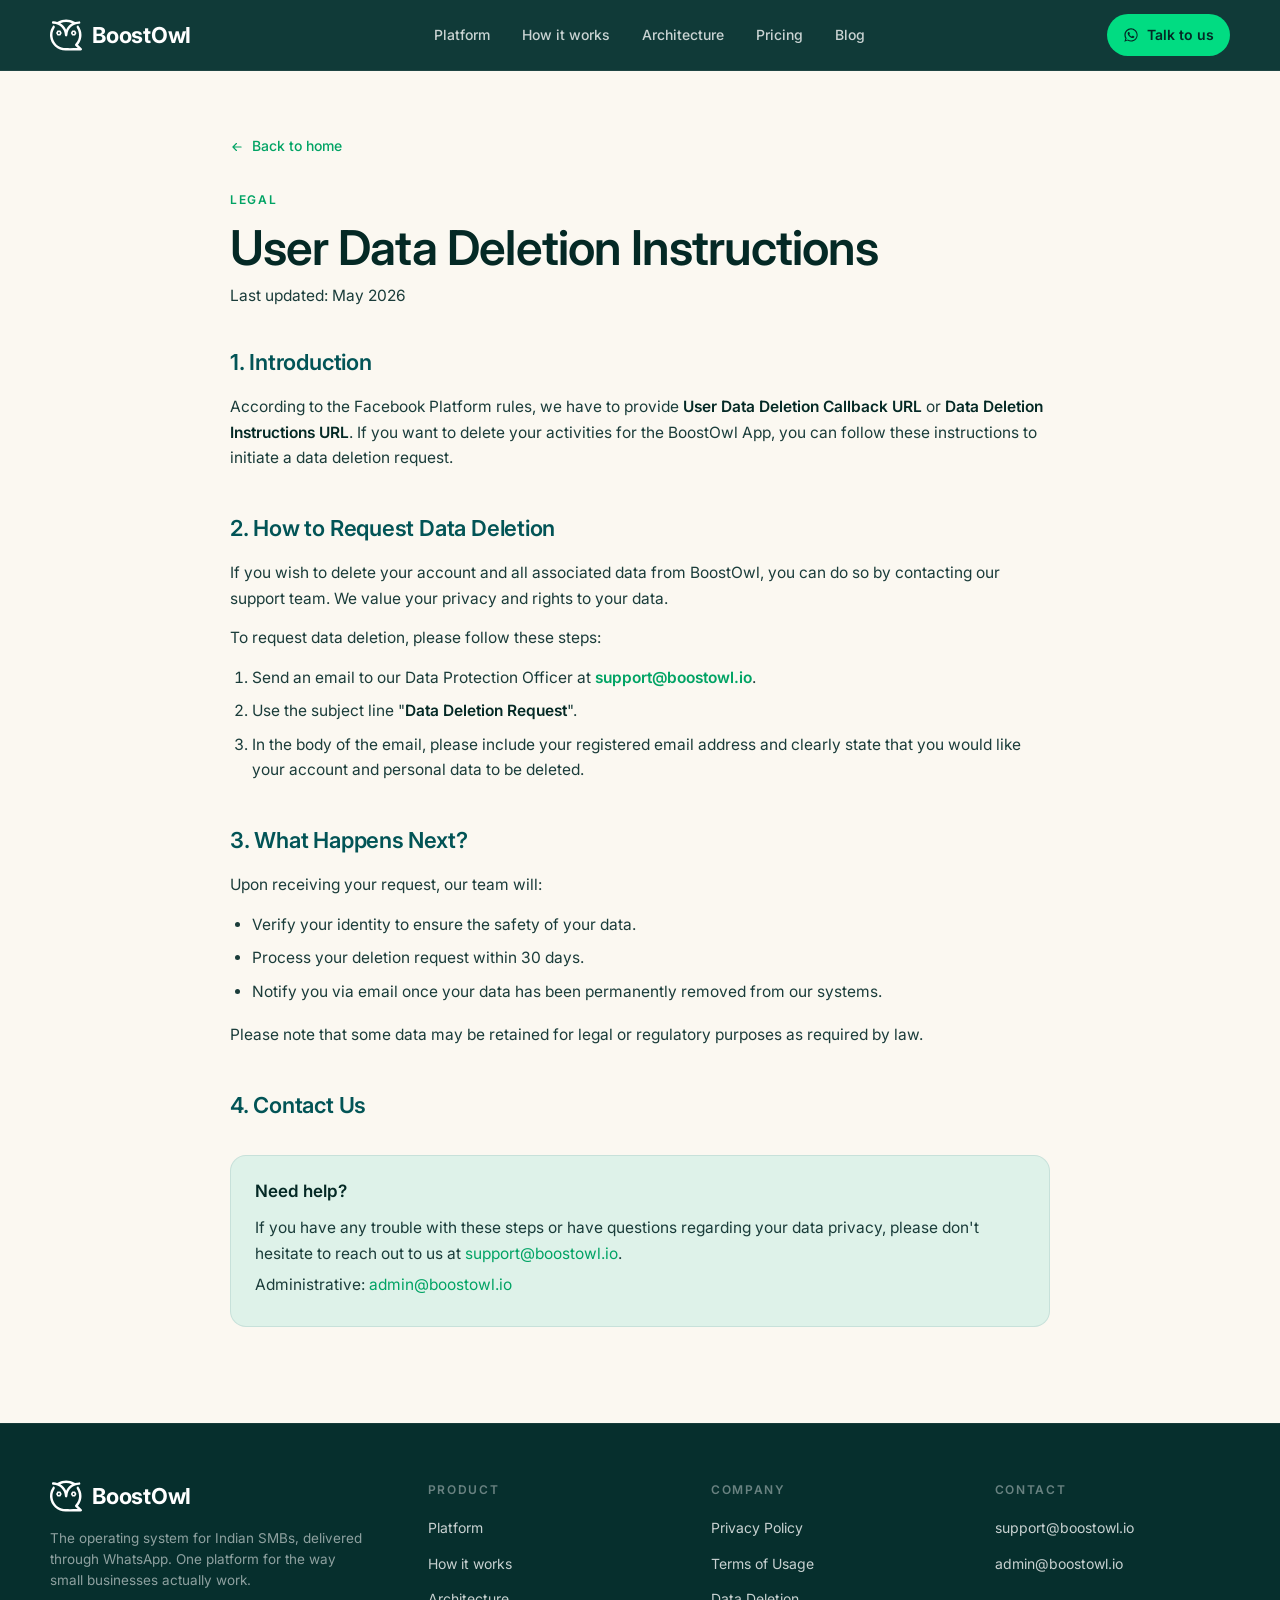
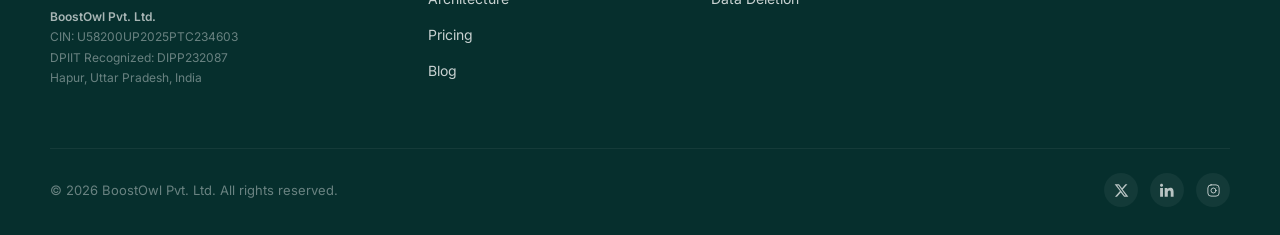
<file: data-deletion.html>
<!doctype html>
<html lang="en">
<head>
<meta charset="utf-8" />
<meta name="viewport" content="width=device-width, initial-scale=1" />
<title>User Data Deletion — BoostOwl</title>
<meta name="description" content="How to request deletion of your BoostOwl account and associated data." />
<link rel="preconnect" href="https://fonts.googleapis.com" />
<link rel="preconnect" href="https://fonts.gstatic.com" crossorigin />
<link rel="preconnect" href="https://api.fontshare.com" crossorigin />
<link href="https://api.fontshare.com/v2/css?f[]=clash-display@500,600,700&display=swap" rel="stylesheet" />
<link href="https://fonts.googleapis.com/css2?family=Inter:wght@400;500;600;700&display=swap" rel="stylesheet" />
<link rel="stylesheet" href="assets/legal.css" />
</head>
<body>

<svg width="0" height="0" style="position:absolute" aria-hidden="true">
  <defs>
    <symbol id="i-owl" viewBox="0 0 115 112">
      <g transform="matrix(-1,0,0,1,115,22)">
        <path d="M 14.619 69.446 C 9.483 63.149 5.846 56.369 3.859 48.775 C -0.64 31.401 2.397 15.397 13.007 0.875 C 13.382 0.356 14.506 0.023 15.144 0.171 C 18.893 1.134 20.167 5.209 18.255 8.84 C 16.306 12.544 14.131 16.249 12.969 20.213 C 7.945 37.143 11.432 52.405 23.166 65.742 C 25.753 68.668 25.791 70.706 23.017 73.41 C 20.542 75.855 18.03 78.263 15.256 80.968 C 16.081 81.042 16.493 81.153 16.943 81.153 C 30.44 81.153 43.936 81.19 57.432 81.153 C 79.514 81.079 97.509 68.372 103.92 48.071 C 108.231 34.364 106.357 21.25 98.784 8.988 C 96.647 5.506 97.809 1.579 101.333 0.245 C 102.495 -0.199 103.245 -0.088 104.033 0.986 C 112.318 12.433 116.029 25.14 114.755 39.18 C 113.443 53.406 107.407 65.483 96.797 75.151 C 86.187 84.857 73.516 89.859 59.044 89.933 C 41.124 90.081 23.204 89.933 5.246 89.97 C 3.034 89.97 1.272 89.34 0.373 87.228 C -0.527 85.117 0.298 83.413 1.835 81.894 C 6.108 77.819 10.307 73.67 14.619 69.446 Z" fill="currentColor"/>
      </g>
      <g transform="translate(7,0)">
        <path d="M 6.789 6.637 C 10.69 7.384 14.592 8.206 18.531 8.878 C 19.356 9.028 20.406 8.953 21.081 8.58 C 41.001 -2.854 60.92 -2.854 80.877 8.542 C 81.589 8.953 82.602 8.991 83.428 8.916 C 88.117 8.318 92.806 7.533 97.495 7.048 C 99.596 6.823 101.058 8.169 101.734 10.074 C 102.371 11.942 101.846 13.624 100.346 14.744 C 99.483 15.38 98.17 15.716 97.082 15.791 C 87.554 16.127 78.889 18.929 71.423 24.945 C 61.445 32.978 56.118 43.402 55.481 56.218 C 55.331 59.094 53.567 61 51.017 61 C 48.503 61 46.628 59.207 46.553 56.442 C 46.027 35.219 28.772 16.351 5.176 15.791 C 4.388 15.753 3.526 15.716 2.775 15.417 C 0.937 14.744 -0.226 12.689 0.037 10.784 C 0.299 8.804 2.063 7.16 4.088 7.01 C 4.951 6.936 5.851 7.01 6.714 7.01 C 6.752 6.898 6.789 6.749 6.789 6.637 Z M 51.017 36.826 C 55.668 26.925 62.608 19.415 71.986 13.698 C 57.844 7.421 44.152 7.384 30.122 13.736 C 39.463 19.415 46.328 26.962 51.017 36.826 Z" fill="currentColor"/>
      </g>
      <g transform="translate(75,40.107)" fill="currentColor">
        <path d="M 15.728 0.999 C 15.551 0.697 15.299 0.447 14.996 0.272 C 14.693 0.097 14.35 0.003 14.001 0 L 5.999 0 C 5.65 0.003 5.307 0.097 5.004 0.272 C 4.701 0.447 4.449 0.697 4.272 0.999 L 0.271 7.927 C 0.094 8.235 0 8.584 0 8.939 C 0 9.295 0.094 9.644 0.271 9.951 L 4.272 16.853 C 4.449 17.155 4.701 17.405 5.004 17.58 C 5.307 17.755 5.65 17.849 5.999 17.852 L 14.001 17.852 C 14.35 17.849 14.693 17.755 14.996 17.58 C 15.299 17.405 15.551 17.155 15.728 16.853 L 19.729 9.924 C 19.906 9.617 20 9.268 20 8.912 C 20 8.557 19.906 8.208 19.729 7.9 L 15.728 0.999 Z M 13.373 8.926 C 13.373 9.593 13.176 10.245 12.805 10.8 C 12.434 11.355 11.907 11.787 11.291 12.043 C 10.675 12.298 9.996 12.365 9.342 12.235 C 8.688 12.104 8.086 11.783 7.615 11.311 C 7.143 10.84 6.822 10.238 6.691 9.584 C 6.561 8.93 6.628 8.251 6.883 7.635 C 7.139 7.019 7.571 6.492 8.126 6.121 C 8.681 5.75 9.333 5.553 10 5.553 C 10.895 5.553 11.753 5.908 12.385 6.541 C 13.018 7.173 13.373 8.031 13.373 8.926 Z"/>
      </g>
      <g transform="translate(22,40)" fill="currentColor">
        <path d="M 15.728 0.999 C 15.551 0.697 15.299 0.447 14.996 0.272 C 14.693 0.097 14.35 0.003 14.001 0 L 5.999 0 C 5.65 0.003 5.307 0.097 5.004 0.272 C 4.701 0.447 4.449 0.697 4.272 0.999 L 0.271 7.927 C 0.094 8.235 0 8.584 0 8.939 C 0 9.295 0.094 9.644 0.271 9.951 L 4.272 16.853 C 4.449 17.155 4.701 17.405 5.004 17.58 C 5.307 17.755 5.65 17.849 5.999 17.852 L 14.001 17.852 C 14.35 17.849 14.693 17.755 14.996 17.58 C 15.299 17.405 15.551 17.155 15.728 16.853 L 19.729 9.924 C 19.906 9.617 20 9.268 20 8.912 C 20 8.557 19.906 8.208 19.729 7.9 L 15.728 0.999 Z M 13.373 8.926 C 13.373 9.593 13.176 10.245 12.805 10.8 C 12.434 11.355 11.907 11.787 11.291 12.043 C 10.675 12.298 9.996 12.365 9.342 12.235 C 8.688 12.104 8.086 11.783 7.615 11.311 C 7.143 10.84 6.822 10.238 6.691 9.584 C 6.561 8.93 6.628 8.251 6.883 7.635 C 7.139 7.019 7.571 6.492 8.126 6.121 C 8.681 5.75 9.333 5.553 10 5.553 C 10.895 5.553 11.753 5.908 12.385 6.541 C 13.018 7.173 13.373 8.031 13.373 8.926 Z"/>
      </g>
    </symbol>
    <symbol id="i-whatsapp" viewBox="0 0 24 24" fill="currentColor">
      <path d="M12.04 2C6.58 2 2.13 6.45 2.13 11.91c0 1.92.51 3.78 1.49 5.43L2 22l4.79-1.57a9.86 9.86 0 0 0 5.25 1.5h.01c5.46 0 9.91-4.45 9.91-9.91 0-2.65-1.03-5.14-2.9-7.02A9.84 9.84 0 0 0 12.04 2zm0 18.13h-.01a8.21 8.21 0 0 1-4.19-1.15l-.3-.18-3.13 1.03 1.04-3.05-.2-.31a8.21 8.21 0 0 1-1.26-4.36c0-4.54 3.7-8.23 8.24-8.23 2.2 0 4.27.86 5.82 2.41a8.18 8.18 0 0 1 2.41 5.83c0 4.54-3.69 8.22-8.22 8.22zm4.52-6.16c-.25-.13-1.47-.72-1.7-.8-.23-.08-.39-.13-.56.13-.16.25-.65.8-.79.97-.15.16-.29.18-.54.06-.25-.12-1.05-.39-2-1.23-.74-.66-1.24-1.47-1.38-1.72-.15-.25-.02-.39.11-.51.11-.11.25-.29.37-.43.13-.15.16-.25.25-.41.08-.16.04-.31-.02-.43-.06-.13-.56-1.34-.76-1.84-.2-.49-.4-.42-.56-.43-.14-.01-.31-.01-.48-.01-.16 0-.43.06-.66.31-.23.25-.86.84-.86 2.06 0 1.21.88 2.38 1 2.55.12.16 1.73 2.64 4.18 3.7.58.25 1.04.4 1.4.51.59.19 1.12.16 1.55.1.47-.07 1.47-.6 1.67-1.18.21-.58.21-1.07.15-1.18-.06-.11-.23-.18-.48-.31z"/>
    </symbol>
    <symbol id="i-arrow-l" viewBox="0 0 24 24" fill="none" stroke="currentColor" stroke-width="2" stroke-linecap="round" stroke-linejoin="round">
      <path d="M19 12H5M11 6l-6 6 6 6"/>
    </symbol>
    <symbol id="i-twitter" viewBox="0 0 24 24" fill="currentColor">
      <path d="M18.244 2H21.5l-7.5 8.57L23 22h-6.804l-5.328-6.97L4.8 22H1.54l8.034-9.18L1 2h6.96l4.82 6.37L18.244 2zm-1.193 18h1.832L7.04 4H5.105L17.05 20z"/>
    </symbol>
    <symbol id="i-linkedin" viewBox="0 0 24 24" fill="currentColor">
      <path d="M4.98 3.5C4.98 4.88 3.88 6 2.5 6S0 4.88 0 3.5 1.1 1 2.5 1s2.48 1.12 2.48 2.5zM.22 8h4.56v14H.22V8zM7.5 8h4.38v1.93h.06c.61-1.16 2.1-2.38 4.32-2.38 4.62 0 5.48 3.04 5.48 7v7.45h-4.56v-6.6c0-1.57-.03-3.59-2.19-3.59-2.19 0-2.52 1.71-2.52 3.48V22H7.5V8z"/>
    </symbol>
    <symbol id="i-instagram" viewBox="0 0 24 24" fill="none" stroke="currentColor" stroke-width="1.6" stroke-linecap="round" stroke-linejoin="round">
      <rect x="3" y="3" width="18" height="18" rx="5"/>
      <circle cx="12" cy="12" r="4"/>
      <circle cx="17.4" cy="6.6" r=".7" fill="currentColor" stroke="none"/>
    </symbol>
  </defs>
</svg>

<nav class="nav">
  <div class="wrap nav-inner">
    <a href="index.html" class="brand" aria-label="BoostOwl home">
      <svg class="brand-mark" aria-hidden="true"><use href="#i-owl"/></svg>
      <span class="brand-text">BoostOwl</span>
    </a>
    <div class="nav-links">
      <a href="index.html#modules">Platform</a>
      <a href="index.html#how-it-works">How it works</a>
      <a href="index.html#architecture">Architecture</a>
      <a href="index.html#pricing">Pricing</a>
      <a href="blog.html">Blog</a>
    </div>
    <a class="nav-cta" href="index.html#wa">
      <svg width="16" height="16" aria-hidden="true"><use href="#i-whatsapp"/></svg>
      Talk to us
    </a>
  </div>
</nav>

<main class="doc">
  <div class="wrap-doc">

    <a class="back-home" href="index.html">
      <svg width="14" height="14" aria-hidden="true"><use href="#i-arrow-l"/></svg>
      Back to home
    </a>

    <header class="doc-head">
      <span class="doc-eyebrow">Legal</span>
      <h1>User Data Deletion Instructions</h1>
      <p class="doc-meta">Last updated: May 2026</p>
    </header>

    <h2>1. Introduction</h2>
    <p>According to the Facebook Platform rules, we have to provide <strong>User Data Deletion Callback URL</strong> or <strong>Data Deletion Instructions URL</strong>. If you want to delete your activities for the BoostOwl App, you can follow these instructions to initiate a data deletion request.</p>

    <h2>2. How to Request Data Deletion</h2>
    <p>If you wish to delete your account and all associated data from BoostOwl, you can do so by contacting our support team. We value your privacy and rights to your data.</p>
    <p>To request data deletion, please follow these steps:</p>
    <ol>
      <li>Send an email to our Data Protection Officer at <strong><a href="mailto:support@boostowl.io">support@boostowl.io</a></strong>.</li>
      <li>Use the subject line "<strong>Data Deletion Request</strong>".</li>
      <li>In the body of the email, please include your registered email address and clearly state that you would like your account and personal data to be deleted.</li>
    </ol>

    <h2>3. What Happens Next?</h2>
    <p>Upon receiving your request, our team will:</p>
    <ul>
      <li>Verify your identity to ensure the safety of your data.</li>
      <li>Process your deletion request within 30 days.</li>
      <li>Notify you via email once your data has been permanently removed from our systems.</li>
    </ul>
    <p>Please note that some data may be retained for legal or regulatory purposes as required by law.</p>

    <h2>4. Contact Us</h2>
    <div class="doc-contact">
      <h3>Need help?</h3>
      <p>If you have any trouble with these steps or have questions regarding your data privacy, please don't hesitate to reach out to us at <a href="mailto:support@boostowl.io">support@boostowl.io</a>.</p>
      <p>Administrative: <a href="mailto:admin@boostowl.io">admin@boostowl.io</a></p>
    </div>

  </div>
</main>

<footer>
  <div class="wrap">
    <div class="foot-grid">
      <div class="foot-brand">
        <div class="brand" style="color:#fff;">
          <svg class="brand-mark" aria-hidden="true"><use href="#i-owl"/></svg>
          <span class="brand-text">BoostOwl</span>
        </div>
        <p class="foot-blurb">
          The operating system for Indian SMBs, delivered through WhatsApp.
          One platform for the way small businesses actually work.
        </p>
        <p class="foot-meta">
          <b>BoostOwl Pvt. Ltd.</b><br/>
          CIN: U58200UP2025PTC234603<br/>
          DPIIT Recognized: DIPP232087<br/>
          Hapur, Uttar Pradesh, India
        </p>
      </div>
      <div class="foot-col">
        <h4>Product</h4>
        <ul>
          <li><a href="index.html#modules">Platform</a></li>
          <li><a href="index.html#how-it-works">How it works</a></li>
          <li><a href="index.html#architecture">Architecture</a></li>
          <li><a href="index.html#pricing">Pricing</a></li>
          <li><a href="blog.html">Blog</a></li>
        </ul>
      </div>
      <div class="foot-col">
        <h4>Company</h4>
        <ul>
          <li><a href="privacy.html">Privacy Policy</a></li>
          <li><a href="terms.html">Terms of Usage</a></li>
          <li><a href="data-deletion.html">Data Deletion</a></li>
        </ul>
      </div>
      <div class="foot-col">
        <h4>Contact</h4>
        <ul>
          <li><a href="mailto:support@boostowl.io">support@boostowl.io</a></li>
          <li><a href="mailto:admin@boostowl.io">admin@boostowl.io</a></li>
        </ul>
      </div>
    </div>

    <div class="foot-bottom">
      <span>© 2026 BoostOwl Pvt. Ltd. All rights reserved.</span>
      <div class="foot-social">
        <a href="#" aria-label="Twitter"><svg width="15" height="15"><use href="#i-twitter"/></svg></a>
        <a href="#" aria-label="LinkedIn"><svg width="15" height="15"><use href="#i-linkedin"/></svg></a>
        <a href="#" aria-label="Instagram"><svg width="15" height="15"><use href="#i-instagram"/></svg></a>
      </div>
    </div>
  </div>
</footer>

</body>
</html>
</file>
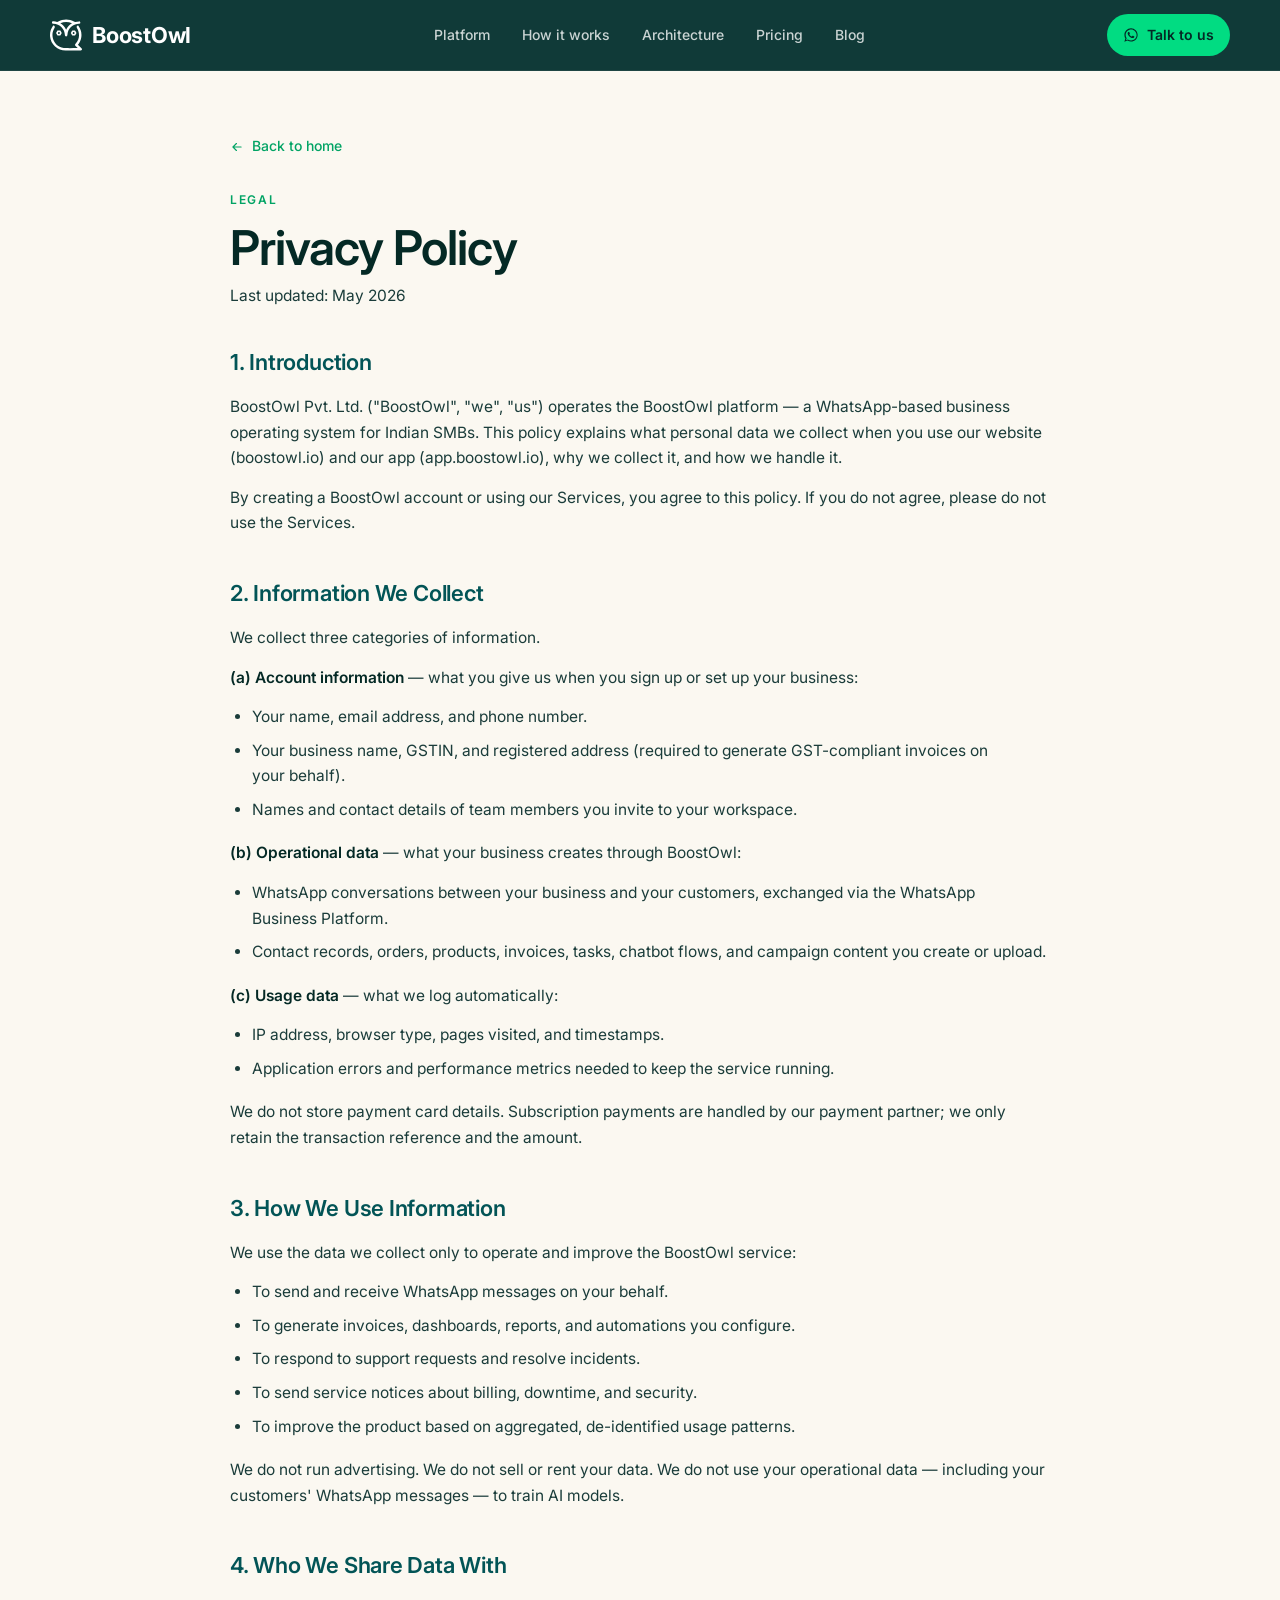
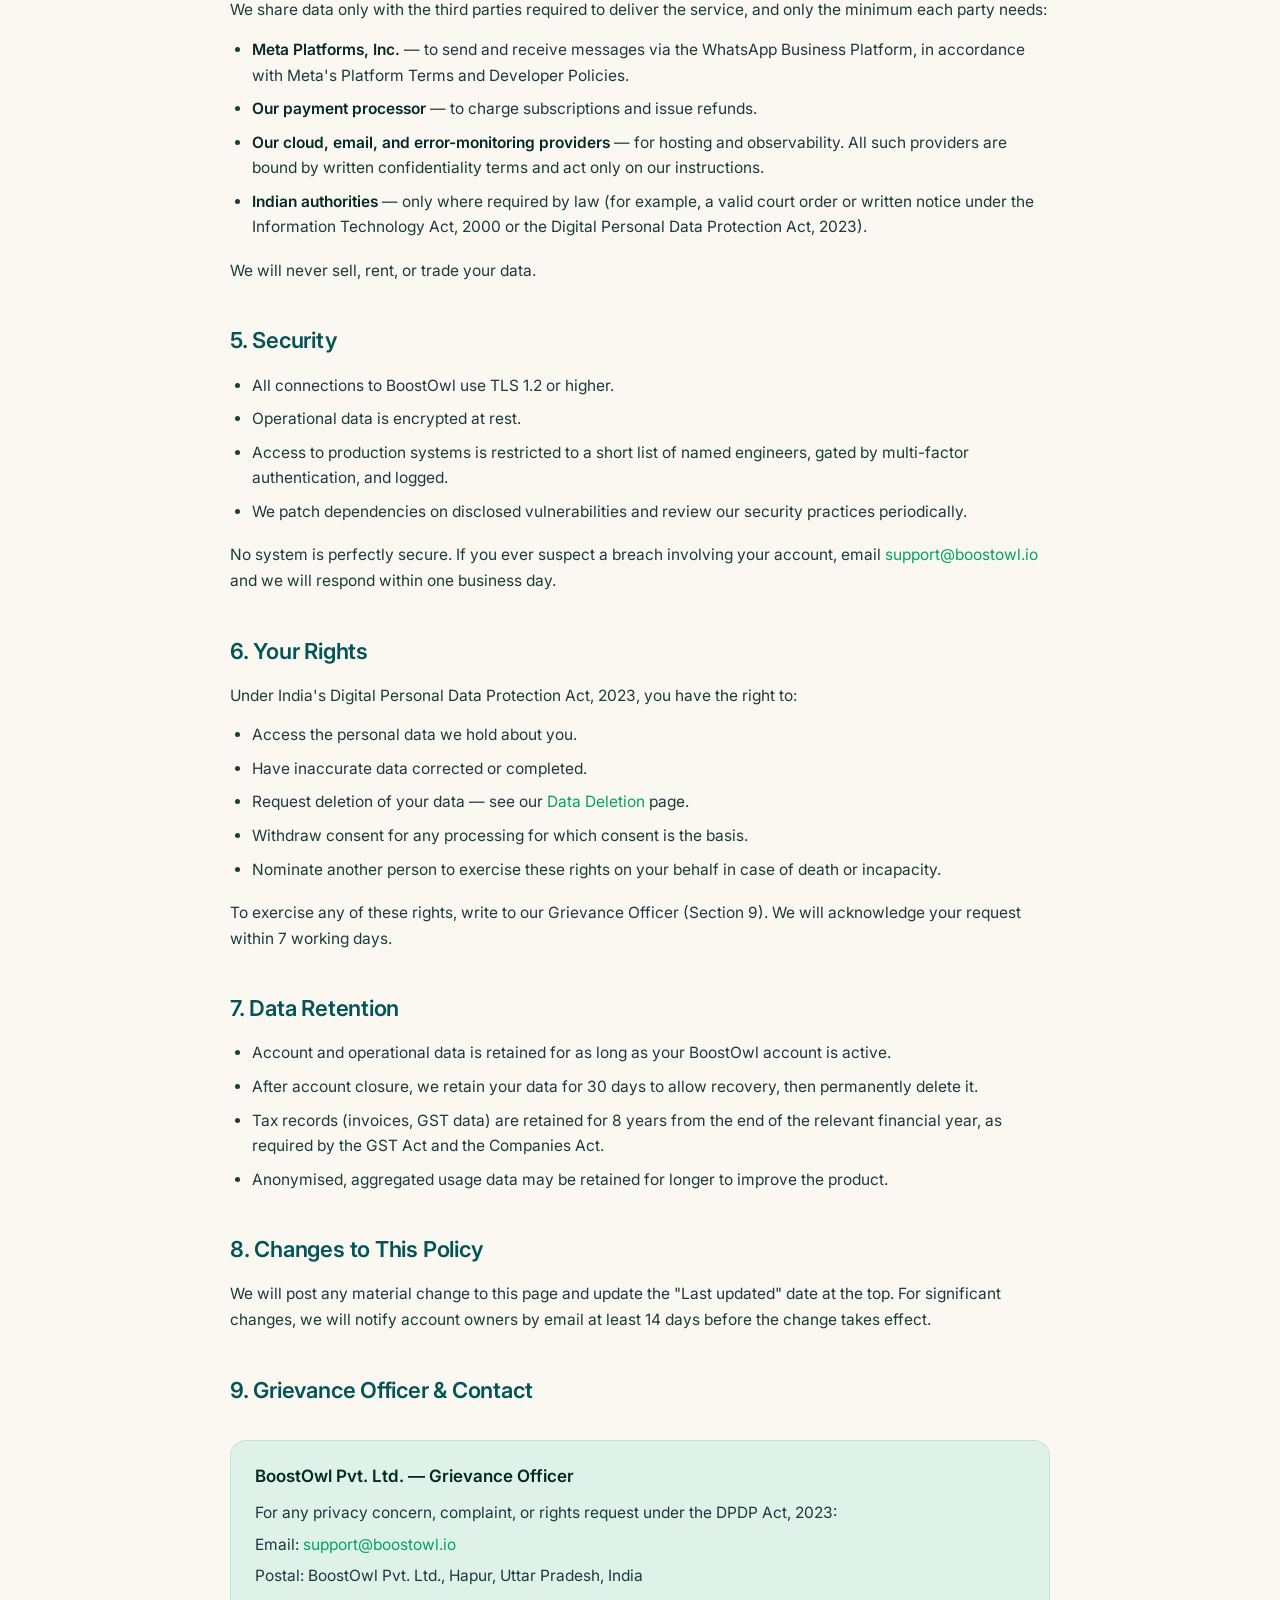
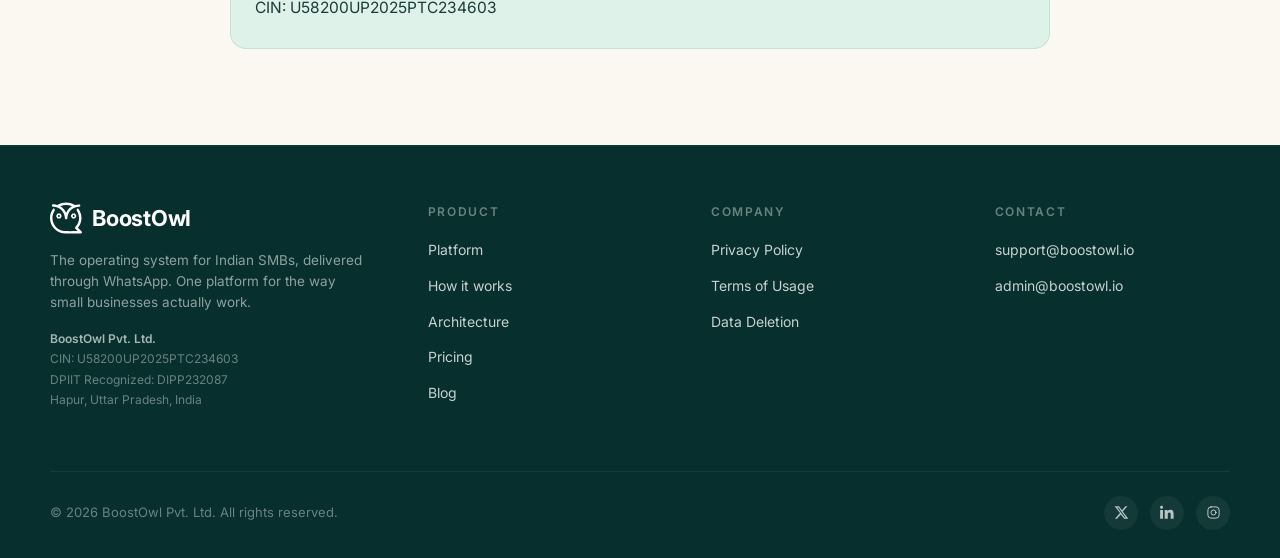
<file: privacy.html>
<!doctype html>
<html lang="en">
<head>
<meta charset="utf-8" />
<meta name="viewport" content="width=device-width, initial-scale=1" />
<title>Privacy Policy — BoostOwl</title>
<meta name="description" content="How BoostOwl collects, uses, and protects your personal information." />
<link rel="preconnect" href="https://fonts.googleapis.com" />
<link rel="preconnect" href="https://fonts.gstatic.com" crossorigin />
<link rel="preconnect" href="https://api.fontshare.com" crossorigin />
<link href="https://api.fontshare.com/v2/css?f[]=clash-display@500,600,700&display=swap" rel="stylesheet" />
<link href="https://fonts.googleapis.com/css2?family=Inter:wght@400;500;600;700&display=swap" rel="stylesheet" />
<link rel="stylesheet" href="assets/legal.css" />
</head>
<body>

<!-- shared SVG sprite -->
<svg width="0" height="0" style="position:absolute" aria-hidden="true">
  <defs>
    <symbol id="i-owl" viewBox="0 0 115 112">
      <g transform="matrix(-1,0,0,1,115,22)">
        <path d="M 14.619 69.446 C 9.483 63.149 5.846 56.369 3.859 48.775 C -0.64 31.401 2.397 15.397 13.007 0.875 C 13.382 0.356 14.506 0.023 15.144 0.171 C 18.893 1.134 20.167 5.209 18.255 8.84 C 16.306 12.544 14.131 16.249 12.969 20.213 C 7.945 37.143 11.432 52.405 23.166 65.742 C 25.753 68.668 25.791 70.706 23.017 73.41 C 20.542 75.855 18.03 78.263 15.256 80.968 C 16.081 81.042 16.493 81.153 16.943 81.153 C 30.44 81.153 43.936 81.19 57.432 81.153 C 79.514 81.079 97.509 68.372 103.92 48.071 C 108.231 34.364 106.357 21.25 98.784 8.988 C 96.647 5.506 97.809 1.579 101.333 0.245 C 102.495 -0.199 103.245 -0.088 104.033 0.986 C 112.318 12.433 116.029 25.14 114.755 39.18 C 113.443 53.406 107.407 65.483 96.797 75.151 C 86.187 84.857 73.516 89.859 59.044 89.933 C 41.124 90.081 23.204 89.933 5.246 89.97 C 3.034 89.97 1.272 89.34 0.373 87.228 C -0.527 85.117 0.298 83.413 1.835 81.894 C 6.108 77.819 10.307 73.67 14.619 69.446 Z" fill="currentColor"/>
      </g>
      <g transform="translate(7,0)">
        <path d="M 6.789 6.637 C 10.69 7.384 14.592 8.206 18.531 8.878 C 19.356 9.028 20.406 8.953 21.081 8.58 C 41.001 -2.854 60.92 -2.854 80.877 8.542 C 81.589 8.953 82.602 8.991 83.428 8.916 C 88.117 8.318 92.806 7.533 97.495 7.048 C 99.596 6.823 101.058 8.169 101.734 10.074 C 102.371 11.942 101.846 13.624 100.346 14.744 C 99.483 15.38 98.17 15.716 97.082 15.791 C 87.554 16.127 78.889 18.929 71.423 24.945 C 61.445 32.978 56.118 43.402 55.481 56.218 C 55.331 59.094 53.567 61 51.017 61 C 48.503 61 46.628 59.207 46.553 56.442 C 46.027 35.219 28.772 16.351 5.176 15.791 C 4.388 15.753 3.526 15.716 2.775 15.417 C 0.937 14.744 -0.226 12.689 0.037 10.784 C 0.299 8.804 2.063 7.16 4.088 7.01 C 4.951 6.936 5.851 7.01 6.714 7.01 C 6.752 6.898 6.789 6.749 6.789 6.637 Z M 51.017 36.826 C 55.668 26.925 62.608 19.415 71.986 13.698 C 57.844 7.421 44.152 7.384 30.122 13.736 C 39.463 19.415 46.328 26.962 51.017 36.826 Z" fill="currentColor"/>
      </g>
      <g transform="translate(75,40.107)" fill="currentColor">
        <path d="M 15.728 0.999 C 15.551 0.697 15.299 0.447 14.996 0.272 C 14.693 0.097 14.35 0.003 14.001 0 L 5.999 0 C 5.65 0.003 5.307 0.097 5.004 0.272 C 4.701 0.447 4.449 0.697 4.272 0.999 L 0.271 7.927 C 0.094 8.235 0 8.584 0 8.939 C 0 9.295 0.094 9.644 0.271 9.951 L 4.272 16.853 C 4.449 17.155 4.701 17.405 5.004 17.58 C 5.307 17.755 5.65 17.849 5.999 17.852 L 14.001 17.852 C 14.35 17.849 14.693 17.755 14.996 17.58 C 15.299 17.405 15.551 17.155 15.728 16.853 L 19.729 9.924 C 19.906 9.617 20 9.268 20 8.912 C 20 8.557 19.906 8.208 19.729 7.9 L 15.728 0.999 Z M 13.373 8.926 C 13.373 9.593 13.176 10.245 12.805 10.8 C 12.434 11.355 11.907 11.787 11.291 12.043 C 10.675 12.298 9.996 12.365 9.342 12.235 C 8.688 12.104 8.086 11.783 7.615 11.311 C 7.143 10.84 6.822 10.238 6.691 9.584 C 6.561 8.93 6.628 8.251 6.883 7.635 C 7.139 7.019 7.571 6.492 8.126 6.121 C 8.681 5.75 9.333 5.553 10 5.553 C 10.895 5.553 11.753 5.908 12.385 6.541 C 13.018 7.173 13.373 8.031 13.373 8.926 Z"/>
      </g>
      <g transform="translate(22,40)" fill="currentColor">
        <path d="M 15.728 0.999 C 15.551 0.697 15.299 0.447 14.996 0.272 C 14.693 0.097 14.35 0.003 14.001 0 L 5.999 0 C 5.65 0.003 5.307 0.097 5.004 0.272 C 4.701 0.447 4.449 0.697 4.272 0.999 L 0.271 7.927 C 0.094 8.235 0 8.584 0 8.939 C 0 9.295 0.094 9.644 0.271 9.951 L 4.272 16.853 C 4.449 17.155 4.701 17.405 5.004 17.58 C 5.307 17.755 5.65 17.849 5.999 17.852 L 14.001 17.852 C 14.35 17.849 14.693 17.755 14.996 17.58 C 15.299 17.405 15.551 17.155 15.728 16.853 L 19.729 9.924 C 19.906 9.617 20 9.268 20 8.912 C 20 8.557 19.906 8.208 19.729 7.9 L 15.728 0.999 Z M 13.373 8.926 C 13.373 9.593 13.176 10.245 12.805 10.8 C 12.434 11.355 11.907 11.787 11.291 12.043 C 10.675 12.298 9.996 12.365 9.342 12.235 C 8.688 12.104 8.086 11.783 7.615 11.311 C 7.143 10.84 6.822 10.238 6.691 9.584 C 6.561 8.93 6.628 8.251 6.883 7.635 C 7.139 7.019 7.571 6.492 8.126 6.121 C 8.681 5.75 9.333 5.553 10 5.553 C 10.895 5.553 11.753 5.908 12.385 6.541 C 13.018 7.173 13.373 8.031 13.373 8.926 Z"/>
      </g>
    </symbol>
    <symbol id="i-whatsapp" viewBox="0 0 24 24" fill="currentColor">
      <path d="M12.04 2C6.58 2 2.13 6.45 2.13 11.91c0 1.92.51 3.78 1.49 5.43L2 22l4.79-1.57a9.86 9.86 0 0 0 5.25 1.5h.01c5.46 0 9.91-4.45 9.91-9.91 0-2.65-1.03-5.14-2.9-7.02A9.84 9.84 0 0 0 12.04 2zm0 18.13h-.01a8.21 8.21 0 0 1-4.19-1.15l-.3-.18-3.13 1.03 1.04-3.05-.2-.31a8.21 8.21 0 0 1-1.26-4.36c0-4.54 3.7-8.23 8.24-8.23 2.2 0 4.27.86 5.82 2.41a8.18 8.18 0 0 1 2.41 5.83c0 4.54-3.69 8.22-8.22 8.22zm4.52-6.16c-.25-.13-1.47-.72-1.7-.8-.23-.08-.39-.13-.56.13-.16.25-.65.8-.79.97-.15.16-.29.18-.54.06-.25-.12-1.05-.39-2-1.23-.74-.66-1.24-1.47-1.38-1.72-.15-.25-.02-.39.11-.51.11-.11.25-.29.37-.43.13-.15.16-.25.25-.41.08-.16.04-.31-.02-.43-.06-.13-.56-1.34-.76-1.84-.2-.49-.4-.42-.56-.43-.14-.01-.31-.01-.48-.01-.16 0-.43.06-.66.31-.23.25-.86.84-.86 2.06 0 1.21.88 2.38 1 2.55.12.16 1.73 2.64 4.18 3.7.58.25 1.04.4 1.4.51.59.19 1.12.16 1.55.1.47-.07 1.47-.6 1.67-1.18.21-.58.21-1.07.15-1.18-.06-.11-.23-.18-.48-.31z"/>
    </symbol>
    <symbol id="i-arrow-l" viewBox="0 0 24 24" fill="none" stroke="currentColor" stroke-width="2" stroke-linecap="round" stroke-linejoin="round">
      <path d="M19 12H5M11 6l-6 6 6 6"/>
    </symbol>
    <symbol id="i-twitter" viewBox="0 0 24 24" fill="currentColor">
      <path d="M18.244 2H21.5l-7.5 8.57L23 22h-6.804l-5.328-6.97L4.8 22H1.54l8.034-9.18L1 2h6.96l4.82 6.37L18.244 2zm-1.193 18h1.832L7.04 4H5.105L17.05 20z"/>
    </symbol>
    <symbol id="i-linkedin" viewBox="0 0 24 24" fill="currentColor">
      <path d="M4.98 3.5C4.98 4.88 3.88 6 2.5 6S0 4.88 0 3.5 1.1 1 2.5 1s2.48 1.12 2.48 2.5zM.22 8h4.56v14H.22V8zM7.5 8h4.38v1.93h.06c.61-1.16 2.1-2.38 4.32-2.38 4.62 0 5.48 3.04 5.48 7v7.45h-4.56v-6.6c0-1.57-.03-3.59-2.19-3.59-2.19 0-2.52 1.71-2.52 3.48V22H7.5V8z"/>
    </symbol>
    <symbol id="i-instagram" viewBox="0 0 24 24" fill="none" stroke="currentColor" stroke-width="1.6" stroke-linecap="round" stroke-linejoin="round">
      <rect x="3" y="3" width="18" height="18" rx="5"/>
      <circle cx="12" cy="12" r="4"/>
      <circle cx="17.4" cy="6.6" r=".7" fill="currentColor" stroke="none"/>
    </symbol>
  </defs>
</svg>

<!-- ===== Nav ===== -->
<nav class="nav">
  <div class="wrap nav-inner">
    <a href="index.html" class="brand" aria-label="BoostOwl home">
      <svg class="brand-mark" aria-hidden="true"><use href="#i-owl"/></svg>
      <span class="brand-text">BoostOwl</span>
    </a>
    <div class="nav-links">
      <a href="index.html#modules">Platform</a>
      <a href="index.html#how-it-works">How it works</a>
      <a href="index.html#architecture">Architecture</a>
      <a href="index.html#pricing">Pricing</a>
      <a href="blog.html">Blog</a>
    </div>
    <a class="nav-cta" href="index.html#wa">
      <svg width="16" height="16" aria-hidden="true"><use href="#i-whatsapp"/></svg>
      Talk to us
    </a>
  </div>
</nav>

<!-- ===== Document ===== -->
<main class="doc">
  <div class="wrap-doc">

    <a class="back-home" href="index.html">
      <svg width="14" height="14" aria-hidden="true"><use href="#i-arrow-l"/></svg>
      Back to home
    </a>

    <header class="doc-head">
      <span class="doc-eyebrow">Legal</span>
      <h1>Privacy Policy</h1>
      <p class="doc-meta">Last updated: May 2026</p>
    </header>

    <h2>1. Introduction</h2>
    <p>BoostOwl Pvt. Ltd. ("BoostOwl", "we", "us") operates the BoostOwl platform — a WhatsApp-based business operating system for Indian SMBs. This policy explains what personal data we collect when you use our website (boostowl.io) and our app (app.boostowl.io), why we collect it, and how we handle it.</p>
    <p>By creating a BoostOwl account or using our Services, you agree to this policy. If you do not agree, please do not use the Services.</p>

    <h2>2. Information We Collect</h2>
    <p>We collect three categories of information.</p>
    <p><strong>(a) Account information</strong> — what you give us when you sign up or set up your business:</p>
    <ul>
      <li>Your name, email address, and phone number.</li>
      <li>Your business name, GSTIN, and registered address (required to generate GST-compliant invoices on your behalf).</li>
      <li>Names and contact details of team members you invite to your workspace.</li>
    </ul>
    <p><strong>(b) Operational data</strong> — what your business creates through BoostOwl:</p>
    <ul>
      <li>WhatsApp conversations between your business and your customers, exchanged via the WhatsApp Business Platform.</li>
      <li>Contact records, orders, products, invoices, tasks, chatbot flows, and campaign content you create or upload.</li>
    </ul>
    <p><strong>(c) Usage data</strong> — what we log automatically:</p>
    <ul>
      <li>IP address, browser type, pages visited, and timestamps.</li>
      <li>Application errors and performance metrics needed to keep the service running.</li>
    </ul>
    <p>We do not store payment card details. Subscription payments are handled by our payment partner; we only retain the transaction reference and the amount.</p>

    <h2>3. How We Use Information</h2>
    <p>We use the data we collect only to operate and improve the BoostOwl service:</p>
    <ul>
      <li>To send and receive WhatsApp messages on your behalf.</li>
      <li>To generate invoices, dashboards, reports, and automations you configure.</li>
      <li>To respond to support requests and resolve incidents.</li>
      <li>To send service notices about billing, downtime, and security.</li>
      <li>To improve the product based on aggregated, de-identified usage patterns.</li>
    </ul>
    <p>We do not run advertising. We do not sell or rent your data. We do not use your operational data — including your customers' WhatsApp messages — to train AI models.</p>

    <h2>4. Who We Share Data With</h2>
    <p>We share data only with the third parties required to deliver the service, and only the minimum each party needs:</p>
    <ul>
      <li><strong>Meta Platforms, Inc.</strong> — to send and receive messages via the WhatsApp Business Platform, in accordance with Meta's Platform Terms and Developer Policies.</li>
      <li><strong>Our payment processor</strong> — to charge subscriptions and issue refunds.</li>
      <li><strong>Our cloud, email, and error-monitoring providers</strong> — for hosting and observability. All such providers are bound by written confidentiality terms and act only on our instructions.</li>
      <li><strong>Indian authorities</strong> — only where required by law (for example, a valid court order or written notice under the Information Technology Act, 2000 or the Digital Personal Data Protection Act, 2023).</li>
    </ul>
    <p>We will never sell, rent, or trade your data.</p>

    <h2>5. Security</h2>
    <ul>
      <li>All connections to BoostOwl use TLS 1.2 or higher.</li>
      <li>Operational data is encrypted at rest.</li>
      <li>Access to production systems is restricted to a short list of named engineers, gated by multi-factor authentication, and logged.</li>
      <li>We patch dependencies on disclosed vulnerabilities and review our security practices periodically.</li>
    </ul>
    <p>No system is perfectly secure. If you ever suspect a breach involving your account, email <a href="mailto:support@boostowl.io">support@boostowl.io</a> and we will respond within one business day.</p>

    <h2>6. Your Rights</h2>
    <p>Under India's Digital Personal Data Protection Act, 2023, you have the right to:</p>
    <ul>
      <li>Access the personal data we hold about you.</li>
      <li>Have inaccurate data corrected or completed.</li>
      <li>Request deletion of your data — see our <a href="data-deletion.html">Data Deletion</a> page.</li>
      <li>Withdraw consent for any processing for which consent is the basis.</li>
      <li>Nominate another person to exercise these rights on your behalf in case of death or incapacity.</li>
    </ul>
    <p>To exercise any of these rights, write to our Grievance Officer (Section 9). We will acknowledge your request within 7 working days.</p>

    <h2>7. Data Retention</h2>
    <ul>
      <li>Account and operational data is retained for as long as your BoostOwl account is active.</li>
      <li>After account closure, we retain your data for 30 days to allow recovery, then permanently delete it.</li>
      <li>Tax records (invoices, GST data) are retained for 8 years from the end of the relevant financial year, as required by the GST Act and the Companies Act.</li>
      <li>Anonymised, aggregated usage data may be retained for longer to improve the product.</li>
    </ul>

    <h2>8. Changes to This Policy</h2>
    <p>We will post any material change to this page and update the "Last updated" date at the top. For significant changes, we will notify account owners by email at least 14 days before the change takes effect.</p>

    <h2>9. Grievance Officer & Contact</h2>
    <div class="doc-contact">
      <h3>BoostOwl Pvt. Ltd. — Grievance Officer</h3>
      <p>For any privacy concern, complaint, or rights request under the DPDP Act, 2023:</p>
      <p>Email: <a href="mailto:support@boostowl.io">support@boostowl.io</a></p>
      <p>Postal: BoostOwl Pvt. Ltd., Hapur, Uttar Pradesh, India</p>
      <p>CIN: U58200UP2025PTC234603</p>
    </div>

  </div>
</main>

<!-- ===== Footer ===== -->
<footer>
  <div class="wrap">
    <div class="foot-grid">
      <div class="foot-brand">
        <div class="brand" style="color:#fff;">
          <svg class="brand-mark" aria-hidden="true"><use href="#i-owl"/></svg>
          <span class="brand-text">BoostOwl</span>
        </div>
        <p class="foot-blurb">
          The operating system for Indian SMBs, delivered through WhatsApp.
          One platform for the way small businesses actually work.
        </p>
        <p class="foot-meta">
          <b>BoostOwl Pvt. Ltd.</b><br/>
          CIN: U58200UP2025PTC234603<br/>
          DPIIT Recognized: DIPP232087<br/>
          Hapur, Uttar Pradesh, India
        </p>
      </div>
      <div class="foot-col">
        <h4>Product</h4>
        <ul>
          <li><a href="index.html#modules">Platform</a></li>
          <li><a href="index.html#how-it-works">How it works</a></li>
          <li><a href="index.html#architecture">Architecture</a></li>
          <li><a href="index.html#pricing">Pricing</a></li>
          <li><a href="blog.html">Blog</a></li>
        </ul>
      </div>
      <div class="foot-col">
        <h4>Company</h4>
        <ul>
          <li><a href="privacy.html">Privacy Policy</a></li>
          <li><a href="terms.html">Terms of Usage</a></li>
          <li><a href="data-deletion.html">Data Deletion</a></li>
        </ul>
      </div>
      <div class="foot-col">
        <h4>Contact</h4>
        <ul>
          <li><a href="mailto:support@boostowl.io">support@boostowl.io</a></li>
          <li><a href="mailto:admin@boostowl.io">admin@boostowl.io</a></li>
        </ul>
      </div>
    </div>

    <div class="foot-bottom">
      <span>© 2026 BoostOwl Pvt. Ltd. All rights reserved.</span>
      <div class="foot-social">
        <a href="#" aria-label="Twitter"><svg width="15" height="15"><use href="#i-twitter"/></svg></a>
        <a href="#" aria-label="LinkedIn"><svg width="15" height="15"><use href="#i-linkedin"/></svg></a>
        <a href="#" aria-label="Instagram"><svg width="15" height="15"><use href="#i-instagram"/></svg></a>
      </div>
    </div>
  </div>
</footer>

</body>
</html>
</file>
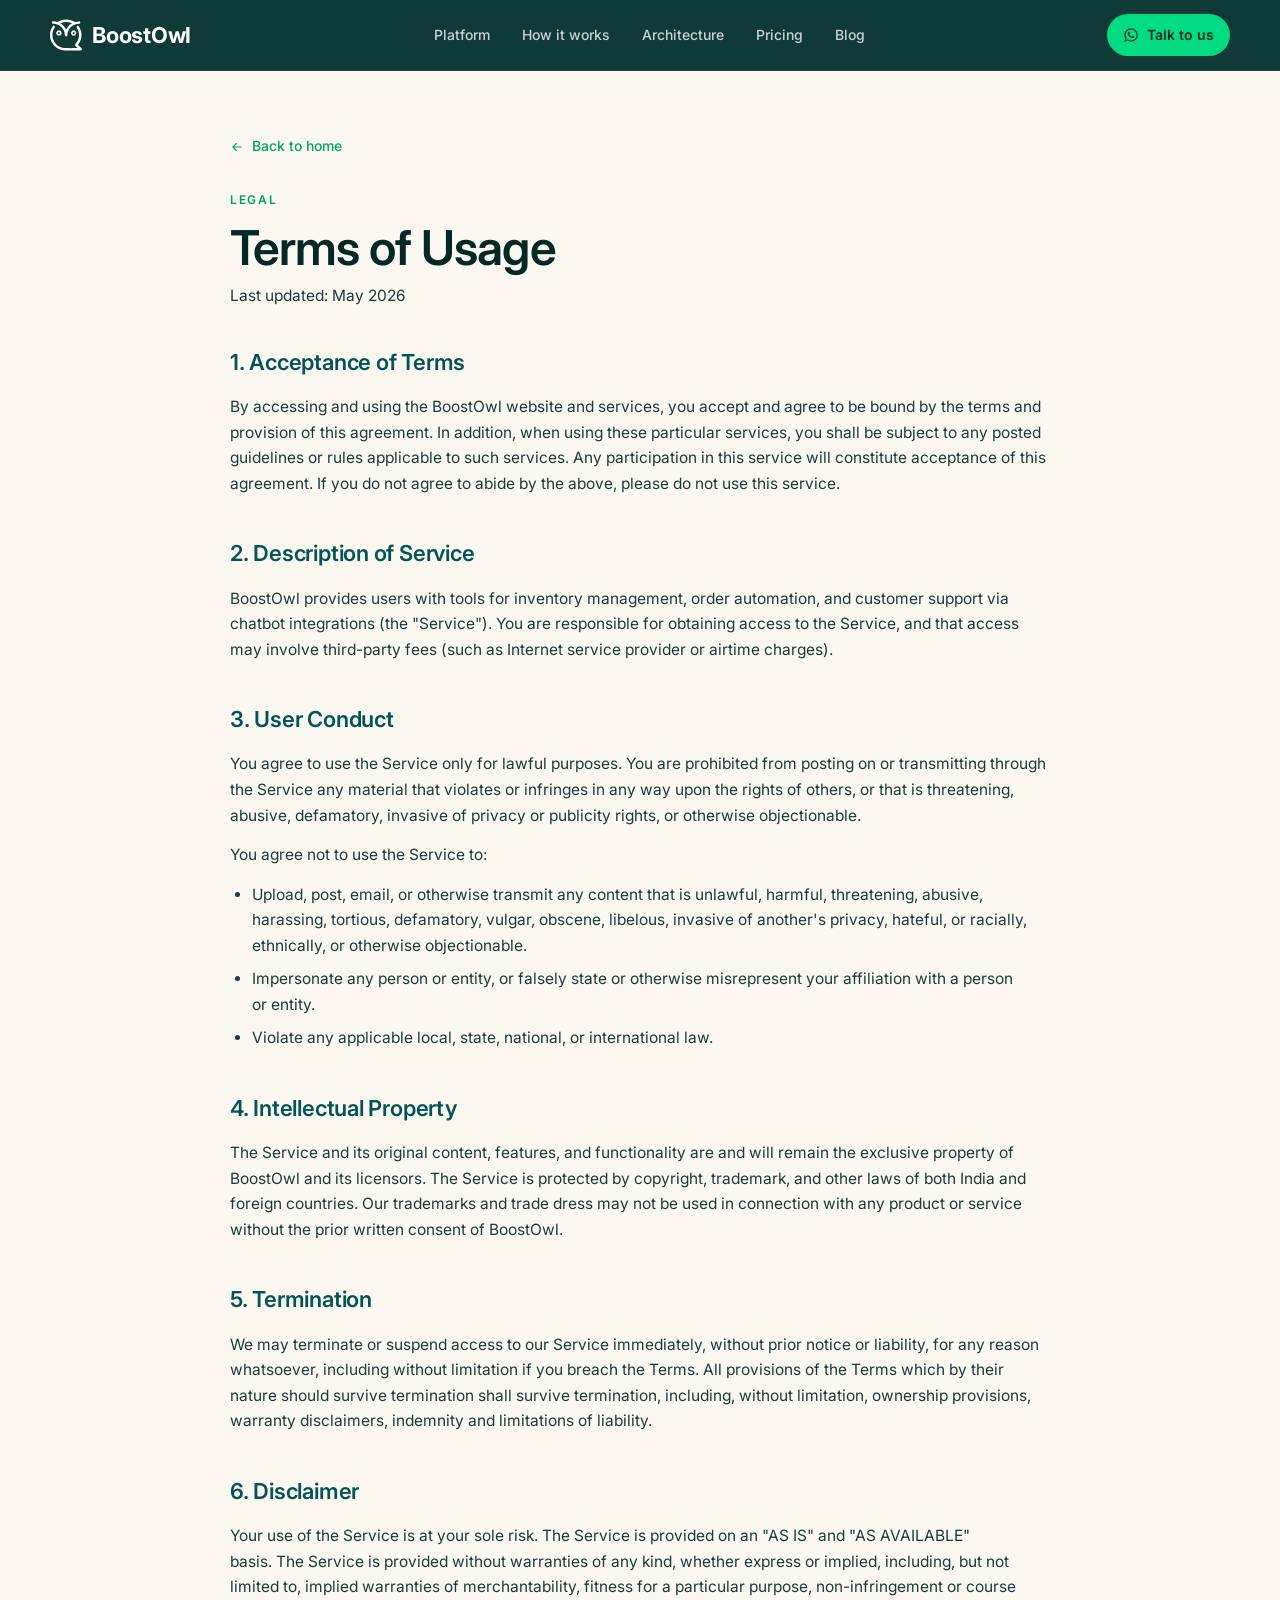
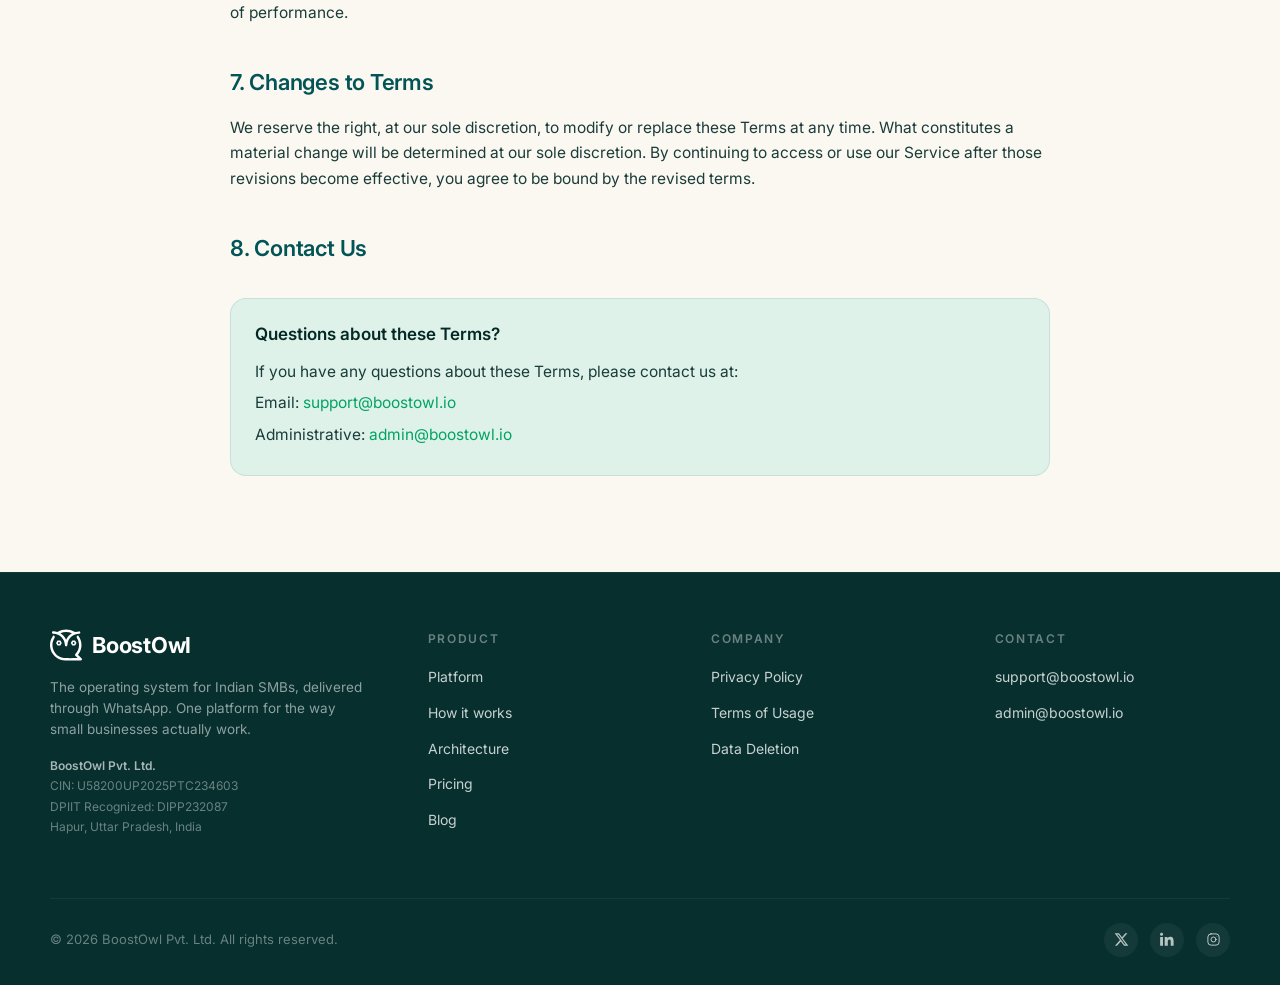
<file: terms.html>
<!doctype html>
<html lang="en">
<head>
<meta charset="utf-8" />
<meta name="viewport" content="width=device-width, initial-scale=1" />
<title>Terms of Usage — BoostOwl</title>
<meta name="description" content="The terms and conditions governing your use of BoostOwl's website and services." />
<meta property="fb:app_id" content="2074250006740949" />
<link rel="preconnect" href="https://fonts.googleapis.com" />
<link rel="preconnect" href="https://fonts.gstatic.com" crossorigin />
<link rel="preconnect" href="https://api.fontshare.com" crossorigin />
<link href="https://api.fontshare.com/v2/css?f[]=clash-display@500,600,700&display=swap" rel="stylesheet" />
<link href="https://fonts.googleapis.com/css2?family=Inter:wght@400;500;600;700&display=swap" rel="stylesheet" />
<link rel="stylesheet" href="assets/legal.css" />
</head>
<body>

<svg width="0" height="0" style="position:absolute" aria-hidden="true">
  <defs>
    <symbol id="i-owl" viewBox="0 0 115 112">
      <g transform="matrix(-1,0,0,1,115,22)">
        <path d="M 14.619 69.446 C 9.483 63.149 5.846 56.369 3.859 48.775 C -0.64 31.401 2.397 15.397 13.007 0.875 C 13.382 0.356 14.506 0.023 15.144 0.171 C 18.893 1.134 20.167 5.209 18.255 8.84 C 16.306 12.544 14.131 16.249 12.969 20.213 C 7.945 37.143 11.432 52.405 23.166 65.742 C 25.753 68.668 25.791 70.706 23.017 73.41 C 20.542 75.855 18.03 78.263 15.256 80.968 C 16.081 81.042 16.493 81.153 16.943 81.153 C 30.44 81.153 43.936 81.19 57.432 81.153 C 79.514 81.079 97.509 68.372 103.92 48.071 C 108.231 34.364 106.357 21.25 98.784 8.988 C 96.647 5.506 97.809 1.579 101.333 0.245 C 102.495 -0.199 103.245 -0.088 104.033 0.986 C 112.318 12.433 116.029 25.14 114.755 39.18 C 113.443 53.406 107.407 65.483 96.797 75.151 C 86.187 84.857 73.516 89.859 59.044 89.933 C 41.124 90.081 23.204 89.933 5.246 89.97 C 3.034 89.97 1.272 89.34 0.373 87.228 C -0.527 85.117 0.298 83.413 1.835 81.894 C 6.108 77.819 10.307 73.67 14.619 69.446 Z" fill="currentColor"/>
      </g>
      <g transform="translate(7,0)">
        <path d="M 6.789 6.637 C 10.69 7.384 14.592 8.206 18.531 8.878 C 19.356 9.028 20.406 8.953 21.081 8.58 C 41.001 -2.854 60.92 -2.854 80.877 8.542 C 81.589 8.953 82.602 8.991 83.428 8.916 C 88.117 8.318 92.806 7.533 97.495 7.048 C 99.596 6.823 101.058 8.169 101.734 10.074 C 102.371 11.942 101.846 13.624 100.346 14.744 C 99.483 15.38 98.17 15.716 97.082 15.791 C 87.554 16.127 78.889 18.929 71.423 24.945 C 61.445 32.978 56.118 43.402 55.481 56.218 C 55.331 59.094 53.567 61 51.017 61 C 48.503 61 46.628 59.207 46.553 56.442 C 46.027 35.219 28.772 16.351 5.176 15.791 C 4.388 15.753 3.526 15.716 2.775 15.417 C 0.937 14.744 -0.226 12.689 0.037 10.784 C 0.299 8.804 2.063 7.16 4.088 7.01 C 4.951 6.936 5.851 7.01 6.714 7.01 C 6.752 6.898 6.789 6.749 6.789 6.637 Z M 51.017 36.826 C 55.668 26.925 62.608 19.415 71.986 13.698 C 57.844 7.421 44.152 7.384 30.122 13.736 C 39.463 19.415 46.328 26.962 51.017 36.826 Z" fill="currentColor"/>
      </g>
      <g transform="translate(75,40.107)" fill="currentColor">
        <path d="M 15.728 0.999 C 15.551 0.697 15.299 0.447 14.996 0.272 C 14.693 0.097 14.35 0.003 14.001 0 L 5.999 0 C 5.65 0.003 5.307 0.097 5.004 0.272 C 4.701 0.447 4.449 0.697 4.272 0.999 L 0.271 7.927 C 0.094 8.235 0 8.584 0 8.939 C 0 9.295 0.094 9.644 0.271 9.951 L 4.272 16.853 C 4.449 17.155 4.701 17.405 5.004 17.58 C 5.307 17.755 5.65 17.849 5.999 17.852 L 14.001 17.852 C 14.35 17.849 14.693 17.755 14.996 17.58 C 15.299 17.405 15.551 17.155 15.728 16.853 L 19.729 9.924 C 19.906 9.617 20 9.268 20 8.912 C 20 8.557 19.906 8.208 19.729 7.9 L 15.728 0.999 Z M 13.373 8.926 C 13.373 9.593 13.176 10.245 12.805 10.8 C 12.434 11.355 11.907 11.787 11.291 12.043 C 10.675 12.298 9.996 12.365 9.342 12.235 C 8.688 12.104 8.086 11.783 7.615 11.311 C 7.143 10.84 6.822 10.238 6.691 9.584 C 6.561 8.93 6.628 8.251 6.883 7.635 C 7.139 7.019 7.571 6.492 8.126 6.121 C 8.681 5.75 9.333 5.553 10 5.553 C 10.895 5.553 11.753 5.908 12.385 6.541 C 13.018 7.173 13.373 8.031 13.373 8.926 Z"/>
      </g>
      <g transform="translate(22,40)" fill="currentColor">
        <path d="M 15.728 0.999 C 15.551 0.697 15.299 0.447 14.996 0.272 C 14.693 0.097 14.35 0.003 14.001 0 L 5.999 0 C 5.65 0.003 5.307 0.097 5.004 0.272 C 4.701 0.447 4.449 0.697 4.272 0.999 L 0.271 7.927 C 0.094 8.235 0 8.584 0 8.939 C 0 9.295 0.094 9.644 0.271 9.951 L 4.272 16.853 C 4.449 17.155 4.701 17.405 5.004 17.58 C 5.307 17.755 5.65 17.849 5.999 17.852 L 14.001 17.852 C 14.35 17.849 14.693 17.755 14.996 17.58 C 15.299 17.405 15.551 17.155 15.728 16.853 L 19.729 9.924 C 19.906 9.617 20 9.268 20 8.912 C 20 8.557 19.906 8.208 19.729 7.9 L 15.728 0.999 Z M 13.373 8.926 C 13.373 9.593 13.176 10.245 12.805 10.8 C 12.434 11.355 11.907 11.787 11.291 12.043 C 10.675 12.298 9.996 12.365 9.342 12.235 C 8.688 12.104 8.086 11.783 7.615 11.311 C 7.143 10.84 6.822 10.238 6.691 9.584 C 6.561 8.93 6.628 8.251 6.883 7.635 C 7.139 7.019 7.571 6.492 8.126 6.121 C 8.681 5.75 9.333 5.553 10 5.553 C 10.895 5.553 11.753 5.908 12.385 6.541 C 13.018 7.173 13.373 8.031 13.373 8.926 Z"/>
      </g>
    </symbol>
    <symbol id="i-whatsapp" viewBox="0 0 24 24" fill="currentColor">
      <path d="M12.04 2C6.58 2 2.13 6.45 2.13 11.91c0 1.92.51 3.78 1.49 5.43L2 22l4.79-1.57a9.86 9.86 0 0 0 5.25 1.5h.01c5.46 0 9.91-4.45 9.91-9.91 0-2.65-1.03-5.14-2.9-7.02A9.84 9.84 0 0 0 12.04 2zm0 18.13h-.01a8.21 8.21 0 0 1-4.19-1.15l-.3-.18-3.13 1.03 1.04-3.05-.2-.31a8.21 8.21 0 0 1-1.26-4.36c0-4.54 3.7-8.23 8.24-8.23 2.2 0 4.27.86 5.82 2.41a8.18 8.18 0 0 1 2.41 5.83c0 4.54-3.69 8.22-8.22 8.22zm4.52-6.16c-.25-.13-1.47-.72-1.7-.8-.23-.08-.39-.13-.56.13-.16.25-.65.8-.79.97-.15.16-.29.18-.54.06-.25-.12-1.05-.39-2-1.23-.74-.66-1.24-1.47-1.38-1.72-.15-.25-.02-.39.11-.51.11-.11.25-.29.37-.43.13-.15.16-.25.25-.41.08-.16.04-.31-.02-.43-.06-.13-.56-1.34-.76-1.84-.2-.49-.4-.42-.56-.43-.14-.01-.31-.01-.48-.01-.16 0-.43.06-.66.31-.23.25-.86.84-.86 2.06 0 1.21.88 2.38 1 2.55.12.16 1.73 2.64 4.18 3.7.58.25 1.04.4 1.4.51.59.19 1.12.16 1.55.1.47-.07 1.47-.6 1.67-1.18.21-.58.21-1.07.15-1.18-.06-.11-.23-.18-.48-.31z"/>
    </symbol>
    <symbol id="i-arrow-l" viewBox="0 0 24 24" fill="none" stroke="currentColor" stroke-width="2" stroke-linecap="round" stroke-linejoin="round">
      <path d="M19 12H5M11 6l-6 6 6 6"/>
    </symbol>
    <symbol id="i-twitter" viewBox="0 0 24 24" fill="currentColor">
      <path d="M18.244 2H21.5l-7.5 8.57L23 22h-6.804l-5.328-6.97L4.8 22H1.54l8.034-9.18L1 2h6.96l4.82 6.37L18.244 2zm-1.193 18h1.832L7.04 4H5.105L17.05 20z"/>
    </symbol>
    <symbol id="i-linkedin" viewBox="0 0 24 24" fill="currentColor">
      <path d="M4.98 3.5C4.98 4.88 3.88 6 2.5 6S0 4.88 0 3.5 1.1 1 2.5 1s2.48 1.12 2.48 2.5zM.22 8h4.56v14H.22V8zM7.5 8h4.38v1.93h.06c.61-1.16 2.1-2.38 4.32-2.38 4.62 0 5.48 3.04 5.48 7v7.45h-4.56v-6.6c0-1.57-.03-3.59-2.19-3.59-2.19 0-2.52 1.71-2.52 3.48V22H7.5V8z"/>
    </symbol>
    <symbol id="i-instagram" viewBox="0 0 24 24" fill="none" stroke="currentColor" stroke-width="1.6" stroke-linecap="round" stroke-linejoin="round">
      <rect x="3" y="3" width="18" height="18" rx="5"/>
      <circle cx="12" cy="12" r="4"/>
      <circle cx="17.4" cy="6.6" r=".7" fill="currentColor" stroke="none"/>
    </symbol>
  </defs>
</svg>

<nav class="nav">
  <div class="wrap nav-inner">
    <a href="index.html" class="brand" aria-label="BoostOwl home">
      <svg class="brand-mark" aria-hidden="true"><use href="#i-owl"/></svg>
      <span class="brand-text">BoostOwl</span>
    </a>
    <div class="nav-links">
      <a href="index.html#modules">Platform</a>
      <a href="index.html#how-it-works">How it works</a>
      <a href="index.html#architecture">Architecture</a>
      <a href="index.html#pricing">Pricing</a>
      <a href="blog.html">Blog</a>
    </div>
    <a class="nav-cta" href="index.html#wa">
      <svg width="16" height="16" aria-hidden="true"><use href="#i-whatsapp"/></svg>
      Talk to us
    </a>
  </div>
</nav>

<main class="doc">
  <div class="wrap-doc">

    <a class="back-home" href="index.html">
      <svg width="14" height="14" aria-hidden="true"><use href="#i-arrow-l"/></svg>
      Back to home
    </a>

    <header class="doc-head">
      <span class="doc-eyebrow">Legal</span>
      <h1>Terms of Usage</h1>
      <p class="doc-meta">Last updated: May 2026</p>
    </header>

    <h2>1. Acceptance of Terms</h2>
    <p>By accessing and using the BoostOwl website and services, you accept and agree to be bound by the terms and provision of this agreement. In addition, when using these particular services, you shall be subject to any posted guidelines or rules applicable to such services. Any participation in this service will constitute acceptance of this agreement. If you do not agree to abide by the above, please do not use this service.</p>

    <h2>2. Description of Service</h2>
    <p>BoostOwl provides users with tools for inventory management, order automation, and customer support via chatbot integrations (the "Service"). You are responsible for obtaining access to the Service, and that access may involve third-party fees (such as Internet service provider or airtime charges).</p>

    <h2>3. User Conduct</h2>
    <p>You agree to use the Service only for lawful purposes. You are prohibited from posting on or transmitting through the Service any material that violates or infringes in any way upon the rights of others, or that is threatening, abusive, defamatory, invasive of privacy or publicity rights, or otherwise objectionable.</p>
    <p>You agree not to use the Service to:</p>
    <ul>
      <li>Upload, post, email, or otherwise transmit any content that is unlawful, harmful, threatening, abusive, harassing, tortious, defamatory, vulgar, obscene, libelous, invasive of another's privacy, hateful, or racially, ethnically, or otherwise objectionable.</li>
      <li>Impersonate any person or entity, or falsely state or otherwise misrepresent your affiliation with a person or entity.</li>
      <li>Violate any applicable local, state, national, or international law.</li>
    </ul>

    <h2>4. Intellectual Property</h2>
    <p>The Service and its original content, features, and functionality are and will remain the exclusive property of BoostOwl and its licensors. The Service is protected by copyright, trademark, and other laws of both India and foreign countries. Our trademarks and trade dress may not be used in connection with any product or service without the prior written consent of BoostOwl.</p>

    <h2>5. Termination</h2>
    <p>We may terminate or suspend access to our Service immediately, without prior notice or liability, for any reason whatsoever, including without limitation if you breach the Terms. All provisions of the Terms which by their nature should survive termination shall survive termination, including, without limitation, ownership provisions, warranty disclaimers, indemnity and limitations of liability.</p>

    <h2>6. Disclaimer</h2>
    <p>Your use of the Service is at your sole risk. The Service is provided on an "AS IS" and "AS AVAILABLE" basis. The Service is provided without warranties of any kind, whether express or implied, including, but not limited to, implied warranties of merchantability, fitness for a particular purpose, non-infringement or course of performance.</p>

    <h2>7. Changes to Terms</h2>
    <p>We reserve the right, at our sole discretion, to modify or replace these Terms at any time. What constitutes a material change will be determined at our sole discretion. By continuing to access or use our Service after those revisions become effective, you agree to be bound by the revised terms.</p>

    <h2>8. Contact Us</h2>
    <div class="doc-contact">
      <h3>Questions about these Terms?</h3>
      <p>If you have any questions about these Terms, please contact us at:</p>
      <p>Email: <a href="mailto:support@boostowl.io">support@boostowl.io</a></p>
      <p>Administrative: <a href="mailto:admin@boostowl.io">admin@boostowl.io</a></p>
    </div>

  </div>
</main>

<footer>
  <div class="wrap">
    <div class="foot-grid">
      <div class="foot-brand">
        <div class="brand" style="color:#fff;">
          <svg class="brand-mark" aria-hidden="true"><use href="#i-owl"/></svg>
          <span class="brand-text">BoostOwl</span>
        </div>
        <p class="foot-blurb">
          The operating system for Indian SMBs, delivered through WhatsApp.
          One platform for the way small businesses actually work.
        </p>
        <p class="foot-meta">
          <b>BoostOwl Pvt. Ltd.</b><br/>
          CIN: U58200UP2025PTC234603<br/>
          DPIIT Recognized: DIPP232087<br/>
          Hapur, Uttar Pradesh, India
        </p>
      </div>
      <div class="foot-col">
        <h4>Product</h4>
        <ul>
          <li><a href="index.html#modules">Platform</a></li>
          <li><a href="index.html#how-it-works">How it works</a></li>
          <li><a href="index.html#architecture">Architecture</a></li>
          <li><a href="index.html#pricing">Pricing</a></li>
          <li><a href="blog.html">Blog</a></li>
        </ul>
      </div>
      <div class="foot-col">
        <h4>Company</h4>
        <ul>
          <li><a href="privacy.html">Privacy Policy</a></li>
          <li><a href="terms.html">Terms of Usage</a></li>
          <li><a href="data-deletion.html">Data Deletion</a></li>
        </ul>
      </div>
      <div class="foot-col">
        <h4>Contact</h4>
        <ul>
          <li><a href="mailto:support@boostowl.io">support@boostowl.io</a></li>
          <li><a href="mailto:admin@boostowl.io">admin@boostowl.io</a></li>
        </ul>
      </div>
    </div>

    <div class="foot-bottom">
      <span>© 2026 BoostOwl Pvt. Ltd. All rights reserved.</span>
      <div class="foot-social">
        <a href="#" aria-label="Twitter"><svg width="15" height="15"><use href="#i-twitter"/></svg></a>
        <a href="#" aria-label="LinkedIn"><svg width="15" height="15"><use href="#i-linkedin"/></svg></a>
        <a href="#" aria-label="Instagram"><svg width="15" height="15"><use href="#i-instagram"/></svg></a>
      </div>
    </div>
  </div>
</footer>

</body>
</html>
</file>
<file: assets/legal.css>
/* =====================================================================
   BoostOwl — shared styles for legal / policy pages
   Inherits tokens from the main landing page.
   ===================================================================== */
:root{
  --green:        #01DC82;
  --green-ink:    #00A364;
  --teal:         #025456;
  --deep:         #04302E;
  --deep-2:       #062F2D;
  --mint:         #DEF2E9;
  --cream:        #F6F1E4;
  --paper:        #FBF8F1;
  --ink:          #042925;
  --ink-2:        #1A3C3A;
  --muted:        #557876;
  --hair:         rgba(2,84,86,.10);
  --whatsapp:     #25D366;

  --radius-card:  20px;
  --radius-chip:  999px;
  --shadow-sm:    0 1px 2px rgba(4,41,37,.06), 0 1px 1px rgba(4,41,37,.04);
  --shadow-md:    0 6px 22px -8px rgba(4,41,37,.18), 0 2px 6px rgba(4,41,37,.06);

  --font-display: "Clash Display", "Inter", system-ui, sans-serif;
  --font-body:    "Inter", system-ui, -apple-system, "Segoe UI", sans-serif;
}

*,*::before,*::after{ box-sizing:border-box; }
html,body{ margin:0; padding:0; }
html{ scroll-behavior:smooth; }
body{
  font-family: var(--font-body);
  color: var(--ink);
  background: var(--paper);
  -webkit-font-smoothing: antialiased;
  text-rendering: optimizeLegibility;
  font-size: 16px;
  line-height: 1.6;
  text-wrap: pretty;
}
img{ display:block; max-width:100%; }
a{ color: var(--green-ink); text-decoration:none; }
a:hover{ text-decoration: underline; }
button{ font:inherit; cursor:pointer; }

.wrap{ width:min(1180px, 100% - 48px); margin-inline:auto; }
.wrap-doc{ width:min(820px, 100% - 48px); margin-inline:auto; }
@media (max-width: 640px){
  .wrap, .wrap-doc{ width: calc(100% - 32px); }
}

/* ===== Nav ===== */
.nav{
  position: sticky; top:0; z-index:50;
  background: rgba(4,48,46,.95);
  backdrop-filter: saturate(140%) blur(10px);
  -webkit-backdrop-filter: saturate(140%) blur(10px);
  border-bottom: 1px solid rgba(255,255,255,.06);
}
.nav-inner{
  display:flex; align-items:center; justify-content:space-between;
  padding: 14px 0;
}
.brand{
  display:flex; align-items:center; gap:10px;
  color: #fff;
  font-family: var(--font-display);
  font-weight: 700;
  font-size: 22px;
  letter-spacing: -0.01em;
}
.brand-mark{ width:32px; height:32px; flex:none; }
.brand-text{ line-height:1; }
.brand-logo{ height:30px; width:auto; flex:none; display:block; }

.nav-links{
  display:flex; align-items:center; gap:32px;
  color: rgba(255,255,255,.78);
  font-size: 14px; font-weight: 500;
}
.nav-links a{ color: rgba(255,255,255,.78); }
.nav-links a:hover{ color:#fff; text-decoration:none; }
.nav-cta{
  background: var(--green);
  color: var(--ink);
  padding: 10px 16px;
  border-radius: var(--radius-chip);
  font-weight: 600;
  font-size: 14px;
  display:inline-flex; align-items:center; gap:8px;
  transition: transform .15s ease, background .15s ease;
}
.nav-cta:hover{ background:#00f08e; text-decoration:none; }
@media (max-width: 760px){
  .nav-links{ display:none; }
}

/* ===== Doc body ===== */
.doc{
  padding: 64px 0 96px;
  background: var(--paper);
}
.doc-head{
  margin-bottom: 36px;
}
.doc-eyebrow{
  display:inline-block;
  font-size: 12px;
  letter-spacing: .14em;
  text-transform: uppercase;
  color: var(--green-ink);
  font-weight: 600;
  margin-bottom: 14px;
}
.doc h1{
  font-family: var(--font-display);
  font-weight: 600;
  font-size: clamp(34px, 4.4vw, 48px);
  line-height: 1.05;
  letter-spacing: -0.02em;
  margin: 0 0 10px;
  color: var(--ink);
}
.doc-meta{
  font-size: 14px;
  color: var(--muted);
  margin: 0;
}
.doc h2{
  font-family: var(--font-display);
  font-weight: 600;
  font-size: 22px;
  letter-spacing: -0.01em;
  color: var(--teal);
  margin: 40px 0 14px;
}
.doc h2:first-of-type{ margin-top: 24px; }
.doc h3{
  font-family: var(--font-display);
  font-weight: 600;
  font-size: 17px;
  color: var(--ink);
  margin: 24px 0 10px;
}
.doc p, .doc li{
  font-size: 15.5px;
  line-height: 1.65;
  color: var(--ink-2);
}
.doc p{ margin: 0 0 14px; }
.doc ul, .doc ol{
  padding-left: 22px;
  margin: 0 0 18px;
}
.doc li{ margin-bottom: 8px; }
.doc strong{ color: var(--ink); font-weight: 600; }
.doc a{ color: var(--green-ink); }
.doc a:hover{ color: var(--teal); }

.doc-contact{
  margin-top: 32px;
  padding: 22px 24px;
  background: var(--mint);
  border-radius: 16px;
  border: 1px solid var(--hair);
}
.doc-contact h3{ margin-top: 0; }
.doc-contact p{ margin-bottom: 6px; }

.back-home{
  display:inline-flex; align-items:center; gap:8px;
  margin-bottom: 28px;
  font-size: 14px;
  color: var(--muted);
  font-weight: 500;
}
.back-home:hover{ color: var(--teal); text-decoration:none; }
.back-home svg{ transition: transform .15s ease; }
.back-home:hover svg{ transform: translateX(-3px); }

/* ===== Footer (matches main page) ===== */
footer{
  background: var(--deep-2);
  color: rgba(255,255,255,.7);
  padding: 56px 0 28px;
  border-top: 1px solid rgba(255,255,255,.06);
}
.foot-grid{
  display:grid;
  grid-template-columns: 1.4fr 1fr 1fr 1fr;
  gap: 48px;
  margin-bottom: 48px;
}
@media (max-width: 880px){
  .foot-grid{ grid-template-columns: 1fr 1fr; gap: 36px; }
}
@media (max-width: 540px){
  .foot-grid{ grid-template-columns: 1fr; }
}
.foot-brand .brand{ color:#fff; margin-bottom: 16px; }
.foot-blurb{
  font-size: 13.5px;
  color: rgba(255,255,255,.55);
  line-height: 1.55;
  margin-bottom: 16px;
  max-width: 320px;
}
.foot-meta{
  font-size: 12px;
  color: rgba(255,255,255,.40);
  line-height: 1.7;
}
.foot-meta b{ color: rgba(255,255,255,.65); font-weight: 600; }

.foot-col h4{
  font-family: var(--font-body);
  font-weight: 600;
  font-size: 12px;
  letter-spacing: .14em;
  text-transform: uppercase;
  color: rgba(255,255,255,.4);
  margin: 0 0 16px;
}
.foot-col ul{ list-style:none; padding:0; margin:0; display:flex; flex-direction: column; gap: 10px; }
.foot-col a{ font-size: 14px; color: rgba(255,255,255,.78); }
.foot-col a:hover{ color: var(--green); text-decoration:none; }

.foot-bottom{
  display:flex; flex-wrap: wrap; gap: 16px;
  align-items: center; justify-content: space-between;
  padding-top: 24px;
  border-top: 1px solid rgba(255,255,255,.06);
  font-size: 13px;
  color: rgba(255,255,255,.4);
}
.foot-social{ display:flex; gap: 12px; }
.foot-social a{
  width: 34px; height: 34px; border-radius: 50%;
  display:inline-flex; align-items:center; justify-content:center;
  background: rgba(255,255,255,.05);
  color: rgba(255,255,255,.7);
  transition: background .15s, color .15s;
}
.foot-social a:hover{ background: var(--green); color: var(--ink); text-decoration:none; }
</file>
